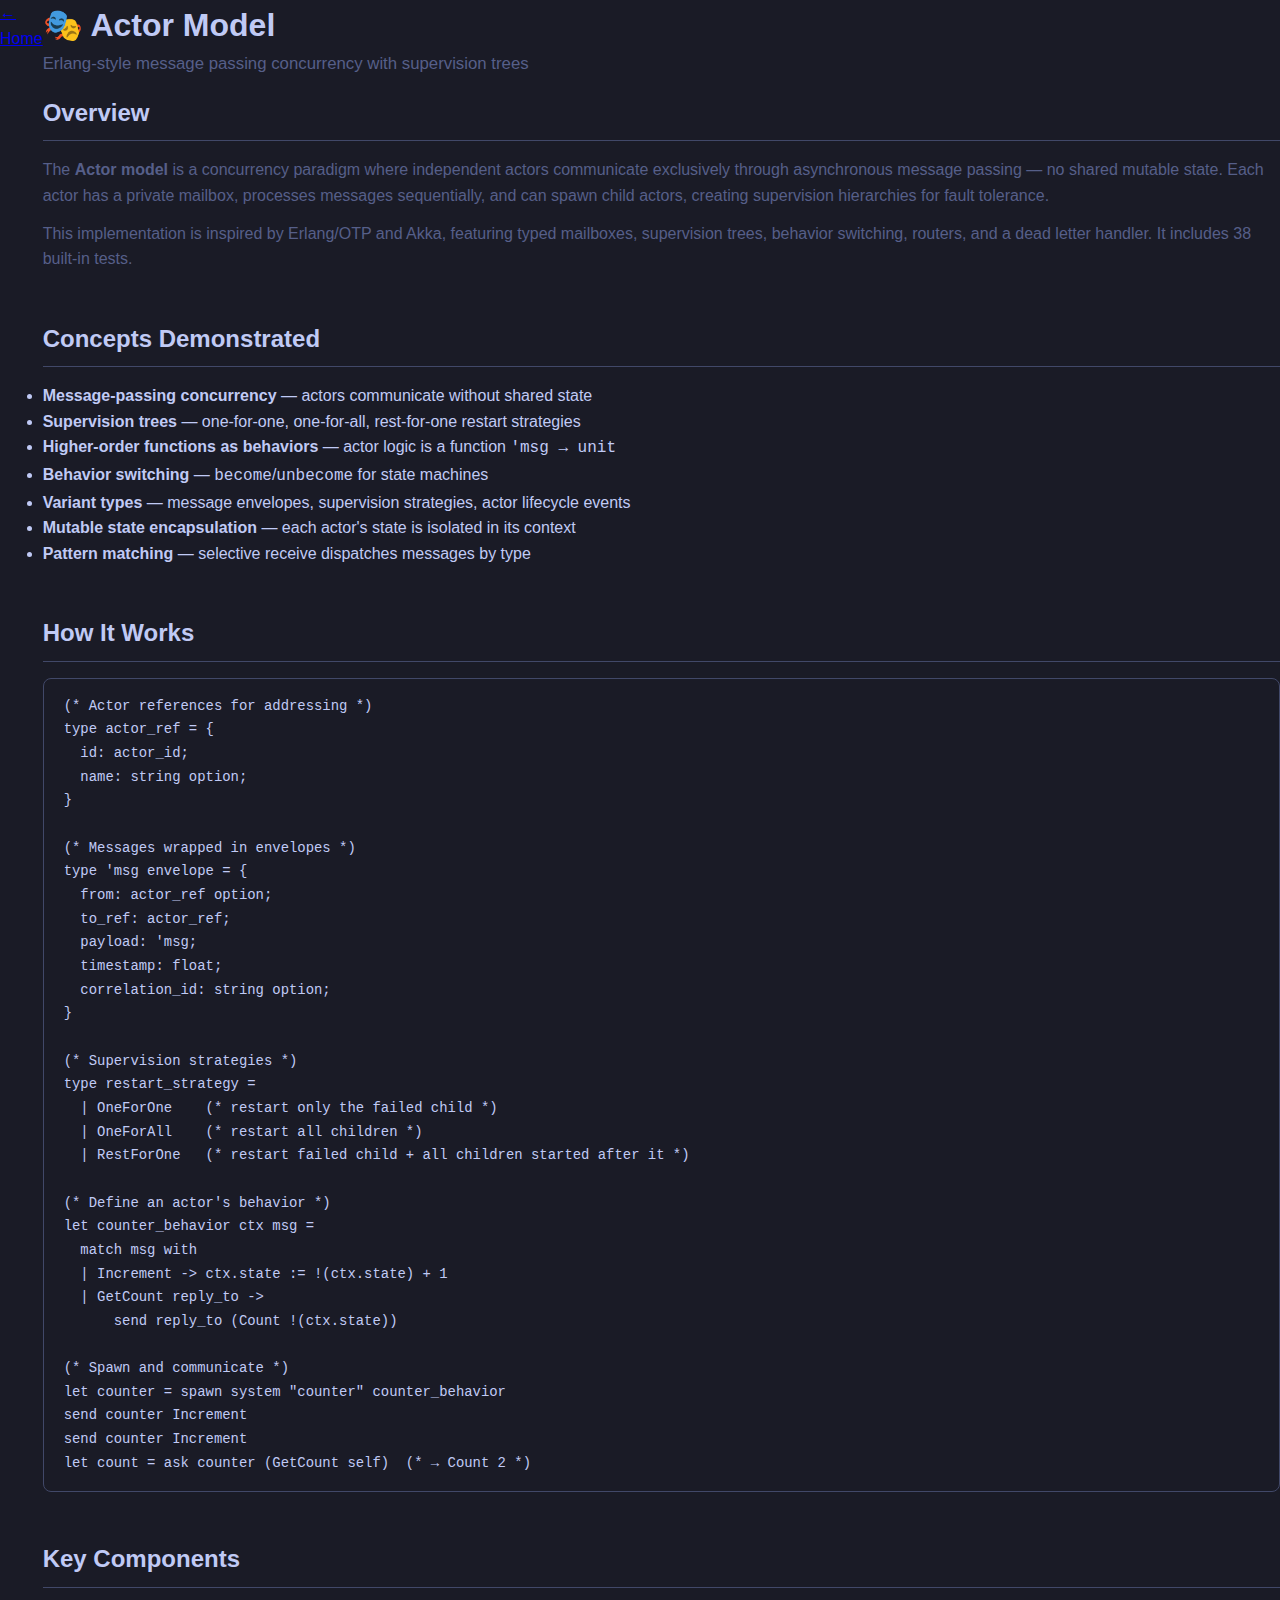
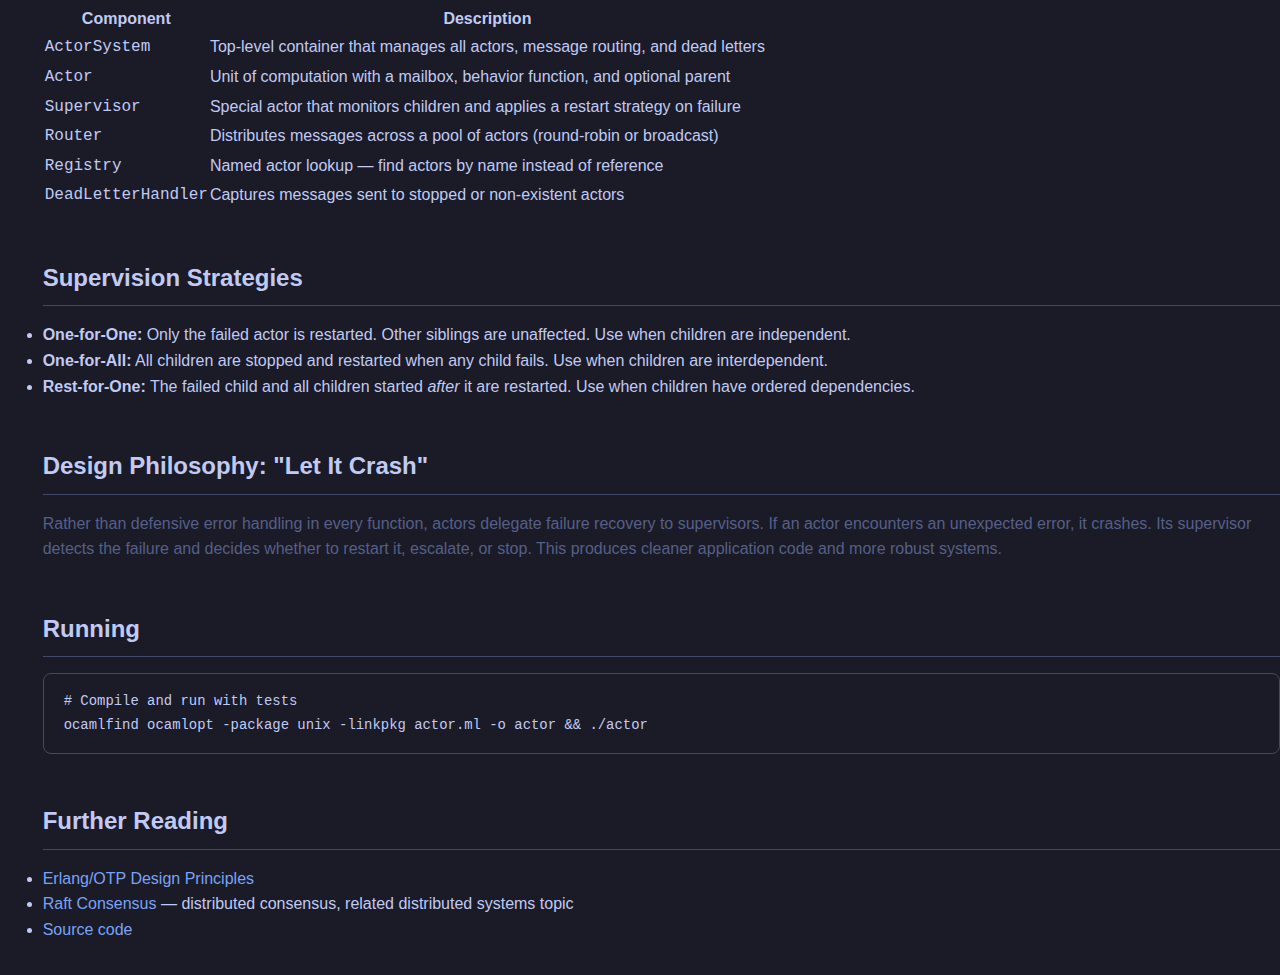
<file: docs/actor.html>
<!DOCTYPE html>
<html lang="en">
<head>
  <meta charset="UTF-8">
  <meta name="viewport" content="width=device-width, initial-scale=1.0">
  <title>Actor Model — OCaml Sample Code</title>
  <link rel="stylesheet" href="style.css">
</head>
<body>
  <nav><a href="index.html">← Home</a></nav>
  <main>
    <h1>🎭 Actor Model</h1>
    <p class="subtitle">Erlang-style message passing concurrency with supervision trees</p>

    <section>
      <h2>Overview</h2>
      <p>The <strong>Actor model</strong> is a concurrency paradigm where independent
      actors communicate exclusively through asynchronous message passing — no shared
      mutable state. Each actor has a private mailbox, processes messages sequentially,
      and can spawn child actors, creating supervision hierarchies for fault tolerance.</p>
      <p>This implementation is inspired by Erlang/OTP and Akka, featuring typed mailboxes,
      supervision trees, behavior switching, routers, and a dead letter handler. It includes
      38 built-in tests.</p>
    </section>

    <section>
      <h2>Concepts Demonstrated</h2>
      <ul>
        <li><strong>Message-passing concurrency</strong> — actors communicate without shared state</li>
        <li><strong>Supervision trees</strong> — one-for-one, one-for-all, rest-for-one restart strategies</li>
        <li><strong>Higher-order functions as behaviors</strong> — actor logic is a function <code>'msg → unit</code></li>
        <li><strong>Behavior switching</strong> — <code>become</code>/<code>unbecome</code> for state machines</li>
        <li><strong>Variant types</strong> — message envelopes, supervision strategies, actor lifecycle events</li>
        <li><strong>Mutable state encapsulation</strong> — each actor's state is isolated in its context</li>
        <li><strong>Pattern matching</strong> — selective receive dispatches messages by type</li>
      </ul>
    </section>

    <section>
      <h2>How It Works</h2>
      <pre><code>(* Actor references for addressing *)
type actor_ref = {
  id: actor_id;
  name: string option;
}

(* Messages wrapped in envelopes *)
type 'msg envelope = {
  from: actor_ref option;
  to_ref: actor_ref;
  payload: 'msg;
  timestamp: float;
  correlation_id: string option;
}

(* Supervision strategies *)
type restart_strategy =
  | OneForOne    (* restart only the failed child *)
  | OneForAll    (* restart all children *)
  | RestForOne   (* restart failed child + all children started after it *)

(* Define an actor's behavior *)
let counter_behavior ctx msg =
  match msg with
  | Increment -> ctx.state := !(ctx.state) + 1
  | GetCount reply_to ->
      send reply_to (Count !(ctx.state))

(* Spawn and communicate *)
let counter = spawn system "counter" counter_behavior
send counter Increment
send counter Increment
let count = ask counter (GetCount self)  (* → Count 2 *)</code></pre>
    </section>

    <section>
      <h2>Key Components</h2>
      <table>
        <tr><th>Component</th><th>Description</th></tr>
        <tr><td><code>ActorSystem</code></td><td>Top-level container that manages all actors, message routing, and dead letters</td></tr>
        <tr><td><code>Actor</code></td><td>Unit of computation with a mailbox, behavior function, and optional parent</td></tr>
        <tr><td><code>Supervisor</code></td><td>Special actor that monitors children and applies a restart strategy on failure</td></tr>
        <tr><td><code>Router</code></td><td>Distributes messages across a pool of actors (round-robin or broadcast)</td></tr>
        <tr><td><code>Registry</code></td><td>Named actor lookup — find actors by name instead of reference</td></tr>
        <tr><td><code>DeadLetterHandler</code></td><td>Captures messages sent to stopped or non-existent actors</td></tr>
      </table>
    </section>

    <section>
      <h2>Supervision Strategies</h2>
      <ul>
        <li><strong>One-for-One:</strong> Only the failed actor is restarted. Other siblings are unaffected. Use when children are independent.</li>
        <li><strong>One-for-All:</strong> All children are stopped and restarted when any child fails. Use when children are interdependent.</li>
        <li><strong>Rest-for-One:</strong> The failed child and all children started <em>after</em> it are restarted. Use when children have ordered dependencies.</li>
      </ul>
    </section>

    <section>
      <h2>Design Philosophy: "Let It Crash"</h2>
      <p>Rather than defensive error handling in every function, actors delegate
      failure recovery to supervisors. If an actor encounters an unexpected error,
      it crashes. Its supervisor detects the failure and decides whether to restart
      it, escalate, or stop. This produces cleaner application code and more
      robust systems.</p>
    </section>

    <section>
      <h2>Running</h2>
      <pre><code># Compile and run with tests
ocamlfind ocamlopt -package unix -linkpkg actor.ml -o actor && ./actor</code></pre>
    </section>

    <section>
      <h2>Further Reading</h2>
      <ul>
        <li><a href="https://www.erlang.org/doc/design_principles/des_princ">Erlang/OTP Design Principles</a></li>
        <li><a href="raft.html">Raft Consensus</a> — distributed consensus, related distributed systems topic</li>
        <li><a href="https://github.com/sauravbhattacharya001/Ocaml-sample-code/blob/main/actor.ml">Source code</a></li>
      </ul>
    </section>
  </main>
</body>
</html>
</file>
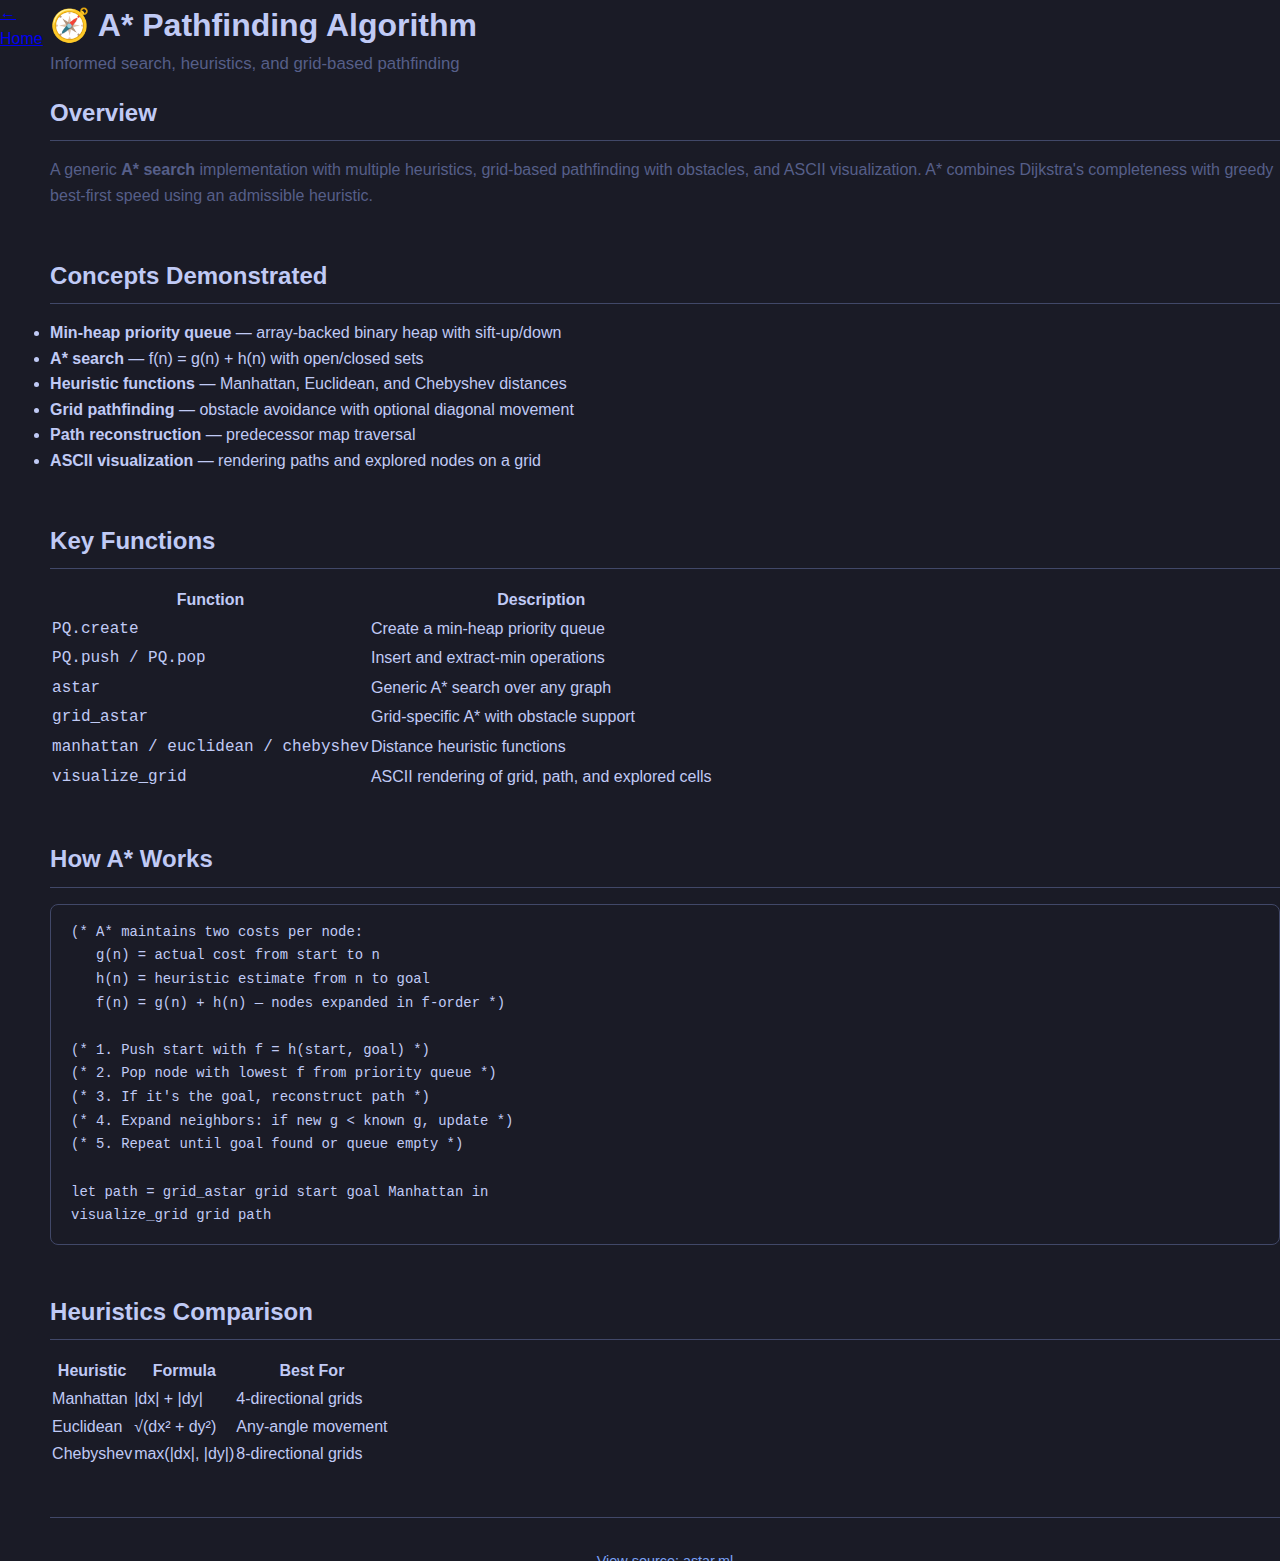
<file: docs/astar.html>
<!DOCTYPE html>
<html lang="en">
<head>
  <meta charset="UTF-8">
  <meta name="viewport" content="width=device-width, initial-scale=1.0">
  <title>A* Pathfinding — OCaml Sample Code</title>
  <link rel="stylesheet" href="style.css">
</head>
<body>
  <nav><a href="index.html">← Home</a></nav>
  <main>
    <h1>🧭 A* Pathfinding Algorithm</h1>
    <p class="subtitle">Informed search, heuristics, and grid-based pathfinding</p>

    <section>
      <h2>Overview</h2>
      <p>A generic <strong>A* search</strong> implementation with multiple heuristics,
      grid-based pathfinding with obstacles, and ASCII visualization. A* combines
      Dijkstra's completeness with greedy best-first speed using an admissible heuristic.</p>
    </section>

    <section>
      <h2>Concepts Demonstrated</h2>
      <ul>
        <li><strong>Min-heap priority queue</strong> — array-backed binary heap with sift-up/down</li>
        <li><strong>A* search</strong> — f(n) = g(n) + h(n) with open/closed sets</li>
        <li><strong>Heuristic functions</strong> — Manhattan, Euclidean, and Chebyshev distances</li>
        <li><strong>Grid pathfinding</strong> — obstacle avoidance with optional diagonal movement</li>
        <li><strong>Path reconstruction</strong> — predecessor map traversal</li>
        <li><strong>ASCII visualization</strong> — rendering paths and explored nodes on a grid</li>
      </ul>
    </section>

    <section>
      <h2>Key Functions</h2>
      <table>
        <tr><th>Function</th><th>Description</th></tr>
        <tr><td><code>PQ.create</code></td><td>Create a min-heap priority queue</td></tr>
        <tr><td><code>PQ.push / PQ.pop</code></td><td>Insert and extract-min operations</td></tr>
        <tr><td><code>astar</code></td><td>Generic A* search over any graph</td></tr>
        <tr><td><code>grid_astar</code></td><td>Grid-specific A* with obstacle support</td></tr>
        <tr><td><code>manhattan / euclidean / chebyshev</code></td><td>Distance heuristic functions</td></tr>
        <tr><td><code>visualize_grid</code></td><td>ASCII rendering of grid, path, and explored cells</td></tr>
      </table>
    </section>

    <section>
      <h2>How A* Works</h2>
      <pre><code>(* A* maintains two costs per node:
   g(n) = actual cost from start to n
   h(n) = heuristic estimate from n to goal
   f(n) = g(n) + h(n) — nodes expanded in f-order *)

(* 1. Push start with f = h(start, goal) *)
(* 2. Pop node with lowest f from priority queue *)
(* 3. If it's the goal, reconstruct path *)
(* 4. Expand neighbors: if new g < known g, update *)
(* 5. Repeat until goal found or queue empty *)

let path = grid_astar grid start goal Manhattan in
visualize_grid grid path</code></pre>
    </section>

    <section>
      <h2>Heuristics Comparison</h2>
      <table>
        <tr><th>Heuristic</th><th>Formula</th><th>Best For</th></tr>
        <tr><td>Manhattan</td><td>|dx| + |dy|</td><td>4-directional grids</td></tr>
        <tr><td>Euclidean</td><td>√(dx² + dy²)</td><td>Any-angle movement</td></tr>
        <tr><td>Chebyshev</td><td>max(|dx|, |dy|)</td><td>8-directional grids</td></tr>
      </table>
    </section>

    <footer>
      <p><a href="https://github.com/sauravbhattacharya001/Ocaml-sample-code/blob/master/astar.ml">View source: astar.ml</a></p>
    </footer>
  </main>
</body>
</html>
</file>
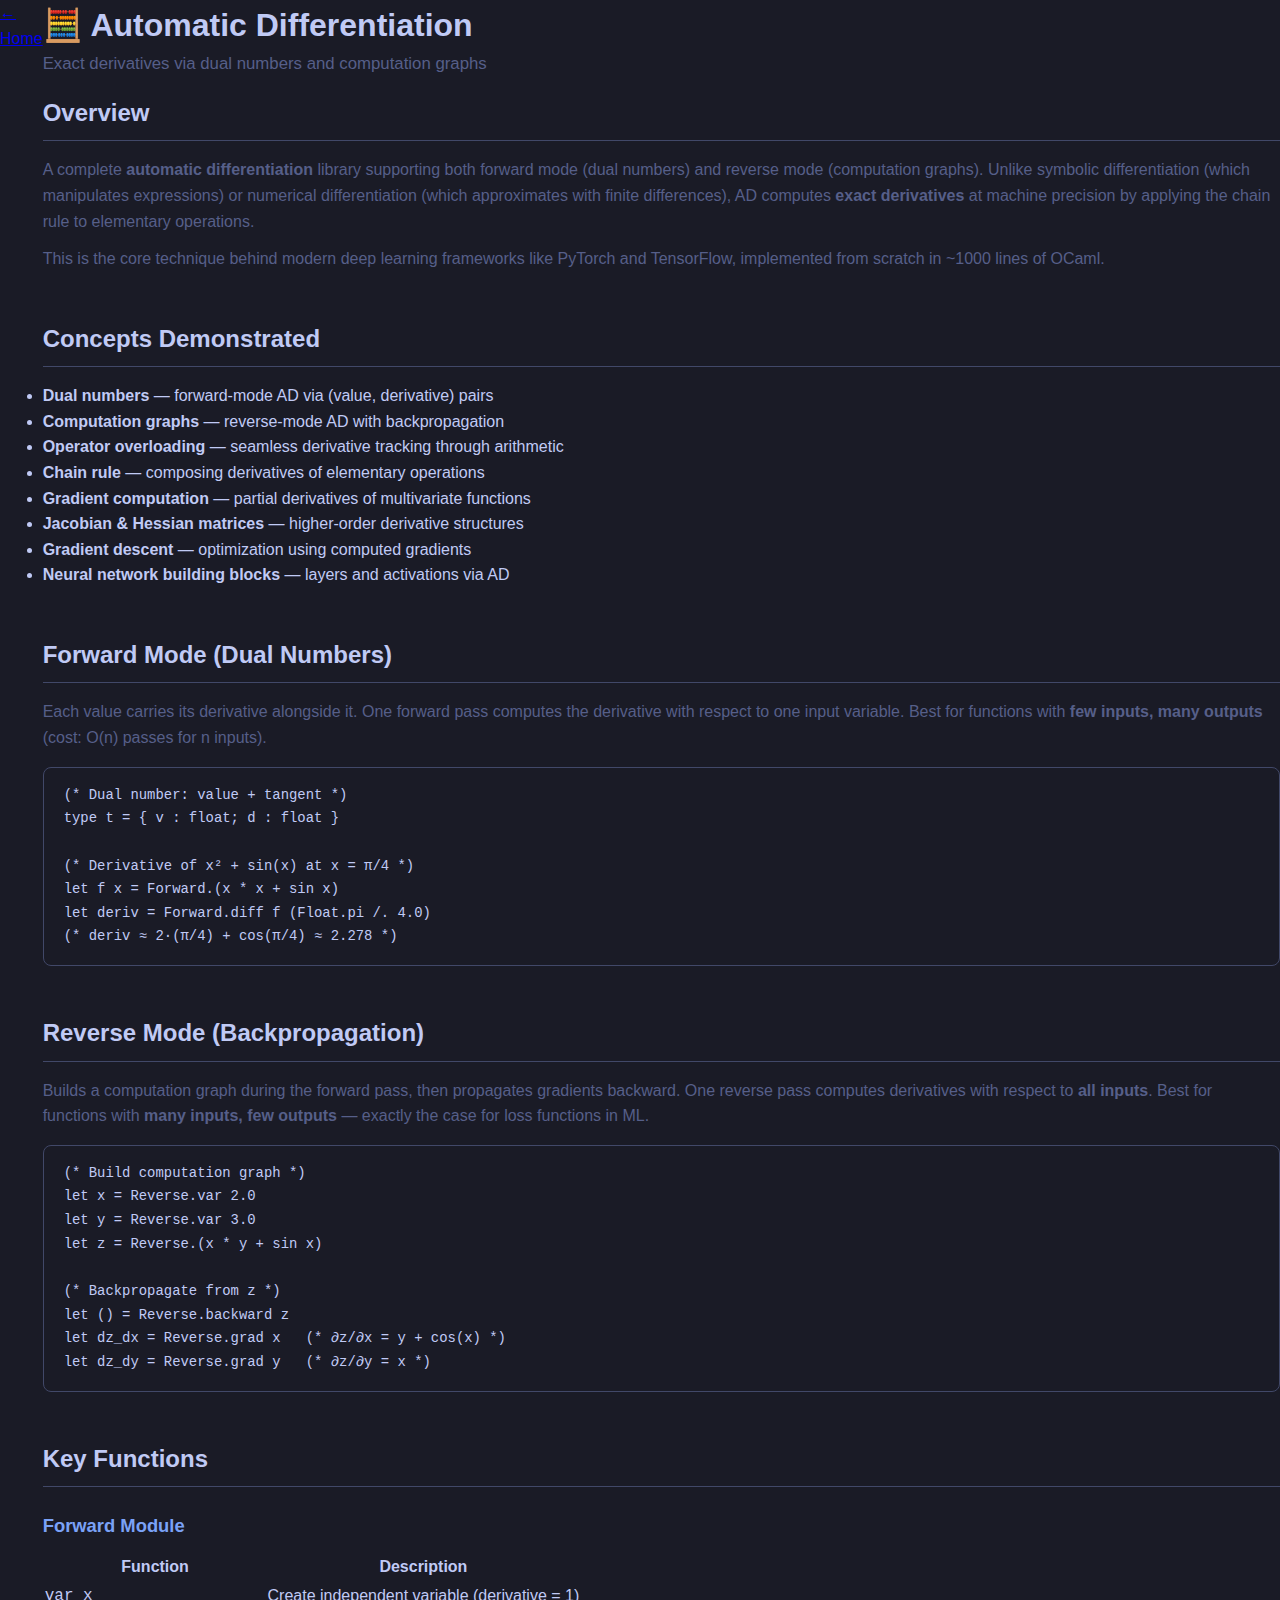
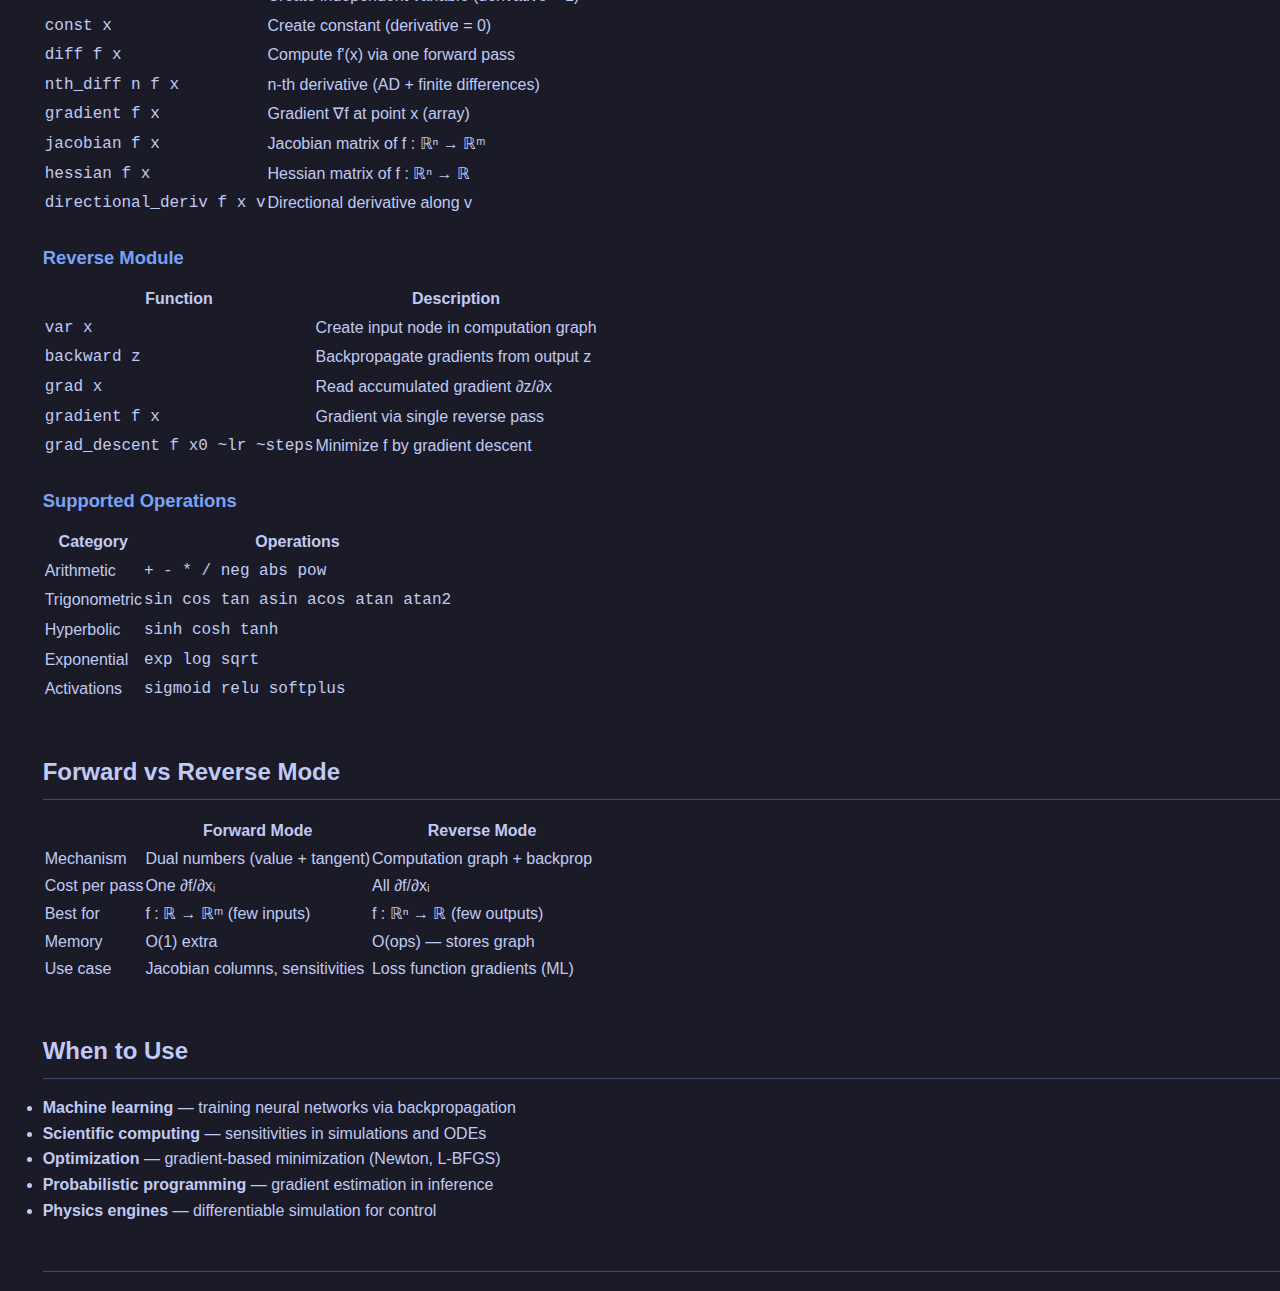
<file: docs/autodiff.html>
<!DOCTYPE html>
<html lang="en">
<head>
  <meta charset="UTF-8">
  <meta name="viewport" content="width=device-width, initial-scale=1.0">
  <title>Automatic Differentiation — OCaml Sample Code</title>
  <link rel="stylesheet" href="style.css">
</head>
<body>
  <nav><a href="index.html">← Home</a></nav>
  <main>
    <h1>🧮 Automatic Differentiation</h1>
    <p class="subtitle">Exact derivatives via dual numbers and computation graphs</p>

    <section>
      <h2>Overview</h2>
      <p>A complete <strong>automatic differentiation</strong> library supporting both
      forward mode (dual numbers) and reverse mode (computation graphs). Unlike
      symbolic differentiation (which manipulates expressions) or numerical
      differentiation (which approximates with finite differences), AD computes
      <strong>exact derivatives</strong> at machine precision by applying the chain rule
      to elementary operations.</p>
      <p>This is the core technique behind modern deep learning frameworks like
      PyTorch and TensorFlow, implemented from scratch in ~1000 lines of OCaml.</p>
    </section>

    <section>
      <h2>Concepts Demonstrated</h2>
      <ul>
        <li><strong>Dual numbers</strong> — forward-mode AD via (value, derivative) pairs</li>
        <li><strong>Computation graphs</strong> — reverse-mode AD with backpropagation</li>
        <li><strong>Operator overloading</strong> — seamless derivative tracking through arithmetic</li>
        <li><strong>Chain rule</strong> — composing derivatives of elementary operations</li>
        <li><strong>Gradient computation</strong> — partial derivatives of multivariate functions</li>
        <li><strong>Jacobian &amp; Hessian matrices</strong> — higher-order derivative structures</li>
        <li><strong>Gradient descent</strong> — optimization using computed gradients</li>
        <li><strong>Neural network building blocks</strong> — layers and activations via AD</li>
      </ul>
    </section>

    <section>
      <h2>Forward Mode (Dual Numbers)</h2>
      <p>Each value carries its derivative alongside it. One forward pass computes
      the derivative with respect to one input variable. Best for functions with
      <strong>few inputs, many outputs</strong> (cost: O(n) passes for n inputs).</p>
      <pre><code>(* Dual number: value + tangent *)
type t = { v : float; d : float }

(* Derivative of x² + sin(x) at x = π/4 *)
let f x = Forward.(x * x + sin x)
let deriv = Forward.diff f (Float.pi /. 4.0)
(* deriv ≈ 2·(π/4) + cos(π/4) ≈ 2.278 *)</code></pre>
    </section>

    <section>
      <h2>Reverse Mode (Backpropagation)</h2>
      <p>Builds a computation graph during the forward pass, then propagates
      gradients backward. One reverse pass computes derivatives with respect to
      <strong>all inputs</strong>. Best for functions with <strong>many inputs,
      few outputs</strong> — exactly the case for loss functions in ML.</p>
      <pre><code>(* Build computation graph *)
let x = Reverse.var 2.0
let y = Reverse.var 3.0
let z = Reverse.(x * y + sin x)

(* Backpropagate from z *)
let () = Reverse.backward z
let dz_dx = Reverse.grad x   (* ∂z/∂x = y + cos(x) *)
let dz_dy = Reverse.grad y   (* ∂z/∂y = x *)</code></pre>
    </section>

    <section>
      <h2>Key Functions</h2>
      <h3>Forward Module</h3>
      <table>
        <tr><th>Function</th><th>Description</th></tr>
        <tr><td><code>var x</code></td><td>Create independent variable (derivative = 1)</td></tr>
        <tr><td><code>const x</code></td><td>Create constant (derivative = 0)</td></tr>
        <tr><td><code>diff f x</code></td><td>Compute f'(x) via one forward pass</td></tr>
        <tr><td><code>nth_diff n f x</code></td><td>n-th derivative (AD + finite differences)</td></tr>
        <tr><td><code>gradient f x</code></td><td>Gradient ∇f at point x (array)</td></tr>
        <tr><td><code>jacobian f x</code></td><td>Jacobian matrix of f : ℝⁿ → ℝᵐ</td></tr>
        <tr><td><code>hessian f x</code></td><td>Hessian matrix of f : ℝⁿ → ℝ</td></tr>
        <tr><td><code>directional_deriv f x v</code></td><td>Directional derivative along v</td></tr>
      </table>

      <h3>Reverse Module</h3>
      <table>
        <tr><th>Function</th><th>Description</th></tr>
        <tr><td><code>var x</code></td><td>Create input node in computation graph</td></tr>
        <tr><td><code>backward z</code></td><td>Backpropagate gradients from output z</td></tr>
        <tr><td><code>grad x</code></td><td>Read accumulated gradient ∂z/∂x</td></tr>
        <tr><td><code>gradient f x</code></td><td>Gradient via single reverse pass</td></tr>
        <tr><td><code>grad_descent f x0 ~lr ~steps</code></td><td>Minimize f by gradient descent</td></tr>
      </table>

      <h3>Supported Operations</h3>
      <table>
        <tr><th>Category</th><th>Operations</th></tr>
        <tr><td>Arithmetic</td><td><code>+ - * / neg abs pow</code></td></tr>
        <tr><td>Trigonometric</td><td><code>sin cos tan asin acos atan atan2</code></td></tr>
        <tr><td>Hyperbolic</td><td><code>sinh cosh tanh</code></td></tr>
        <tr><td>Exponential</td><td><code>exp log sqrt</code></td></tr>
        <tr><td>Activations</td><td><code>sigmoid relu softplus</code></td></tr>
      </table>
    </section>

    <section>
      <h2>Forward vs Reverse Mode</h2>
      <table>
        <tr><th></th><th>Forward Mode</th><th>Reverse Mode</th></tr>
        <tr><td>Mechanism</td><td>Dual numbers (value + tangent)</td><td>Computation graph + backprop</td></tr>
        <tr><td>Cost per pass</td><td>One ∂f/∂xᵢ</td><td>All ∂f/∂xᵢ</td></tr>
        <tr><td>Best for</td><td>f : ℝ → ℝᵐ (few inputs)</td><td>f : ℝⁿ → ℝ (few outputs)</td></tr>
        <tr><td>Memory</td><td>O(1) extra</td><td>O(ops) — stores graph</td></tr>
        <tr><td>Use case</td><td>Jacobian columns, sensitivities</td><td>Loss function gradients (ML)</td></tr>
      </table>
    </section>

    <section>
      <h2>When to Use</h2>
      <ul>
        <li><strong>Machine learning</strong> — training neural networks via backpropagation</li>
        <li><strong>Scientific computing</strong> — sensitivities in simulations and ODEs</li>
        <li><strong>Optimization</strong> — gradient-based minimization (Newton, L-BFGS)</li>
        <li><strong>Probabilistic programming</strong> — gradient estimation in inference</li>
        <li><strong>Physics engines</strong> — differentiable simulation for control</li>
      </ul>
    </section>

    <footer>
      <p><a href="https://github.com/sauravbhattacharya001/Ocaml-sample-code/blob/master/autodiff.ml">View source: autodiff.ml</a> (1063 lines)</p>
    </footer>
  </main>
</body>
</html>
</file>
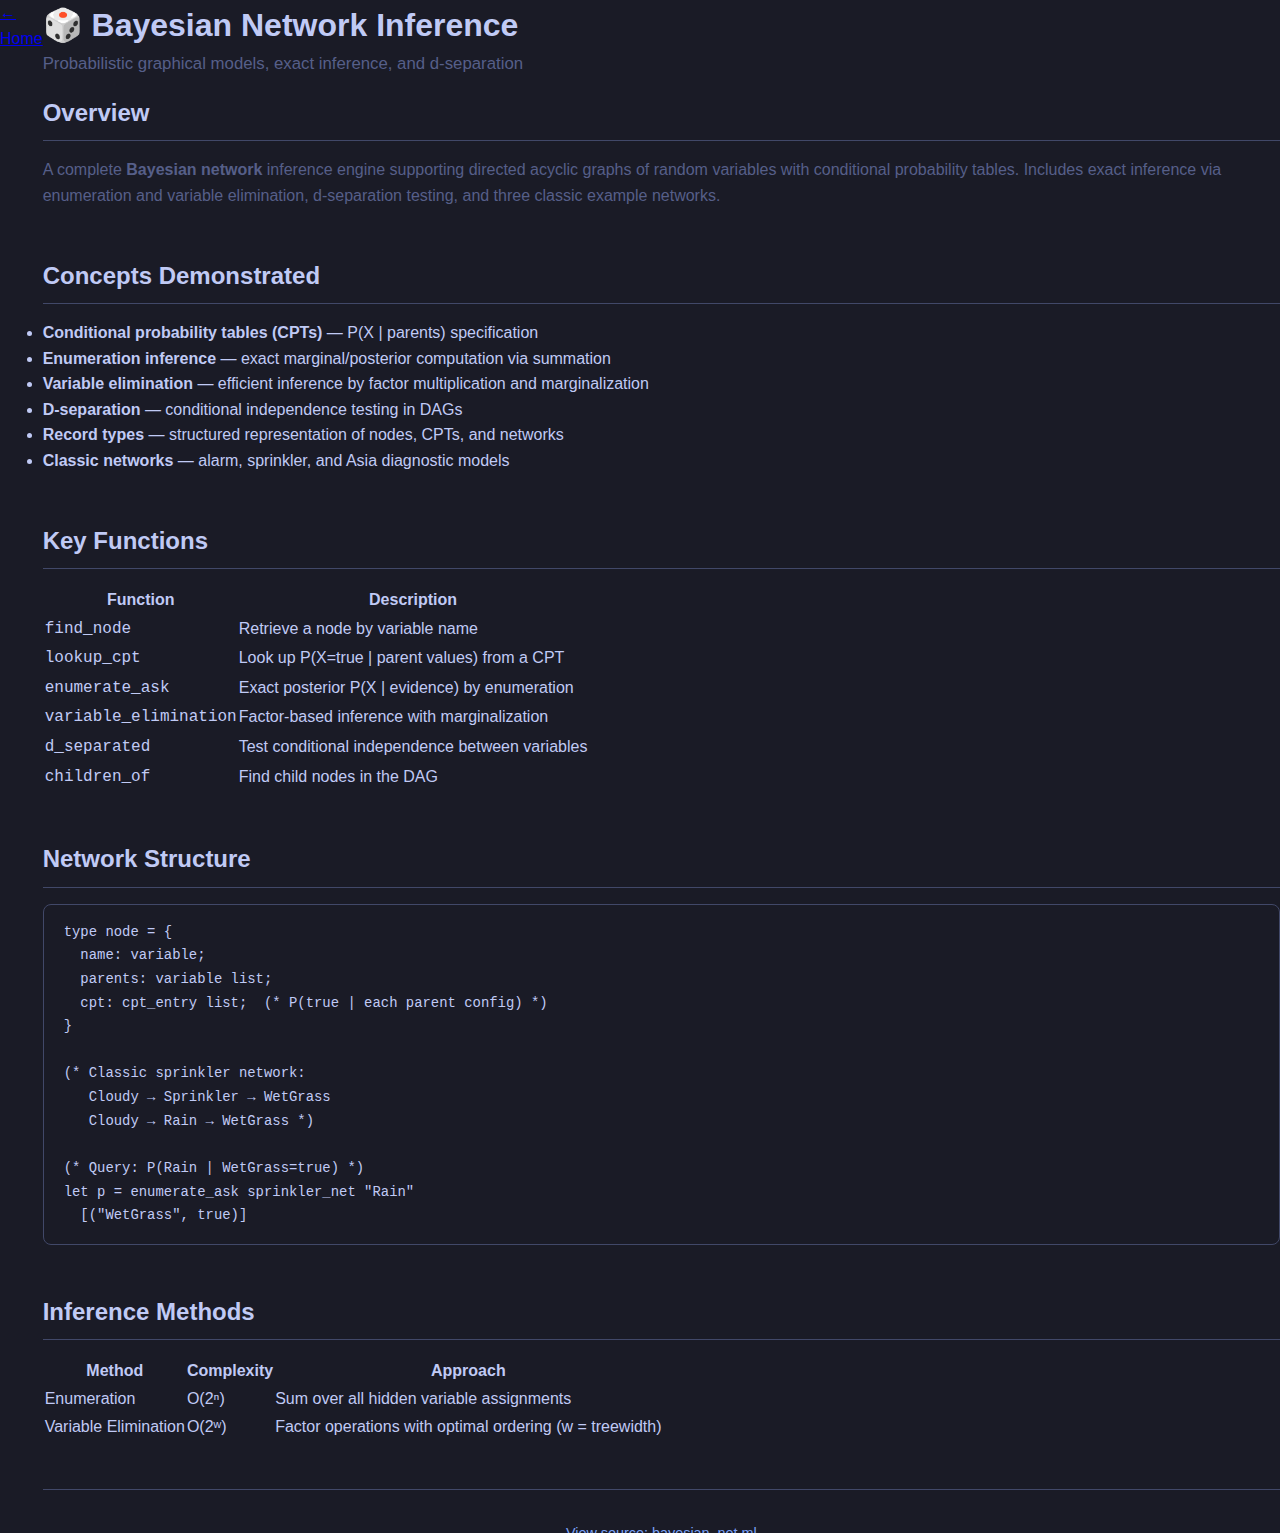
<file: docs/bayesian-net.html>
<!DOCTYPE html>
<html lang="en">
<head>
  <meta charset="UTF-8">
  <meta name="viewport" content="width=device-width, initial-scale=1.0">
  <title>Bayesian Networks — OCaml Sample Code</title>
  <link rel="stylesheet" href="style.css">
</head>
<body>
  <nav><a href="index.html">← Home</a></nav>
  <main>
    <h1>🎲 Bayesian Network Inference</h1>
    <p class="subtitle">Probabilistic graphical models, exact inference, and d-separation</p>

    <section>
      <h2>Overview</h2>
      <p>A complete <strong>Bayesian network</strong> inference engine supporting directed
      acyclic graphs of random variables with conditional probability tables. Includes
      exact inference via enumeration and variable elimination, d-separation testing,
      and three classic example networks.</p>
    </section>

    <section>
      <h2>Concepts Demonstrated</h2>
      <ul>
        <li><strong>Conditional probability tables (CPTs)</strong> — P(X | parents) specification</li>
        <li><strong>Enumeration inference</strong> — exact marginal/posterior computation via summation</li>
        <li><strong>Variable elimination</strong> — efficient inference by factor multiplication and marginalization</li>
        <li><strong>D-separation</strong> — conditional independence testing in DAGs</li>
        <li><strong>Record types</strong> — structured representation of nodes, CPTs, and networks</li>
        <li><strong>Classic networks</strong> — alarm, sprinkler, and Asia diagnostic models</li>
      </ul>
    </section>

    <section>
      <h2>Key Functions</h2>
      <table>
        <tr><th>Function</th><th>Description</th></tr>
        <tr><td><code>find_node</code></td><td>Retrieve a node by variable name</td></tr>
        <tr><td><code>lookup_cpt</code></td><td>Look up P(X=true | parent values) from a CPT</td></tr>
        <tr><td><code>enumerate_ask</code></td><td>Exact posterior P(X | evidence) by enumeration</td></tr>
        <tr><td><code>variable_elimination</code></td><td>Factor-based inference with marginalization</td></tr>
        <tr><td><code>d_separated</code></td><td>Test conditional independence between variables</td></tr>
        <tr><td><code>children_of</code></td><td>Find child nodes in the DAG</td></tr>
      </table>
    </section>

    <section>
      <h2>Network Structure</h2>
      <pre><code>type node = {
  name: variable;
  parents: variable list;
  cpt: cpt_entry list;  (* P(true | each parent config) *)
}

(* Classic sprinkler network:
   Cloudy → Sprinkler → WetGrass
   Cloudy → Rain → WetGrass *)

(* Query: P(Rain | WetGrass=true) *)
let p = enumerate_ask sprinkler_net "Rain"
  [("WetGrass", true)]</code></pre>
    </section>

    <section>
      <h2>Inference Methods</h2>
      <table>
        <tr><th>Method</th><th>Complexity</th><th>Approach</th></tr>
        <tr><td>Enumeration</td><td>O(2ⁿ)</td><td>Sum over all hidden variable assignments</td></tr>
        <tr><td>Variable Elimination</td><td>O(2ʷ)</td><td>Factor operations with optimal ordering (w = treewidth)</td></tr>
      </table>
    </section>

    <footer>
      <p><a href="https://github.com/sauravbhattacharya001/Ocaml-sample-code/blob/master/bayesian_net.ml">View source: bayesian_net.ml</a></p>
    </footer>
  </main>
</body>
</html>
</file>
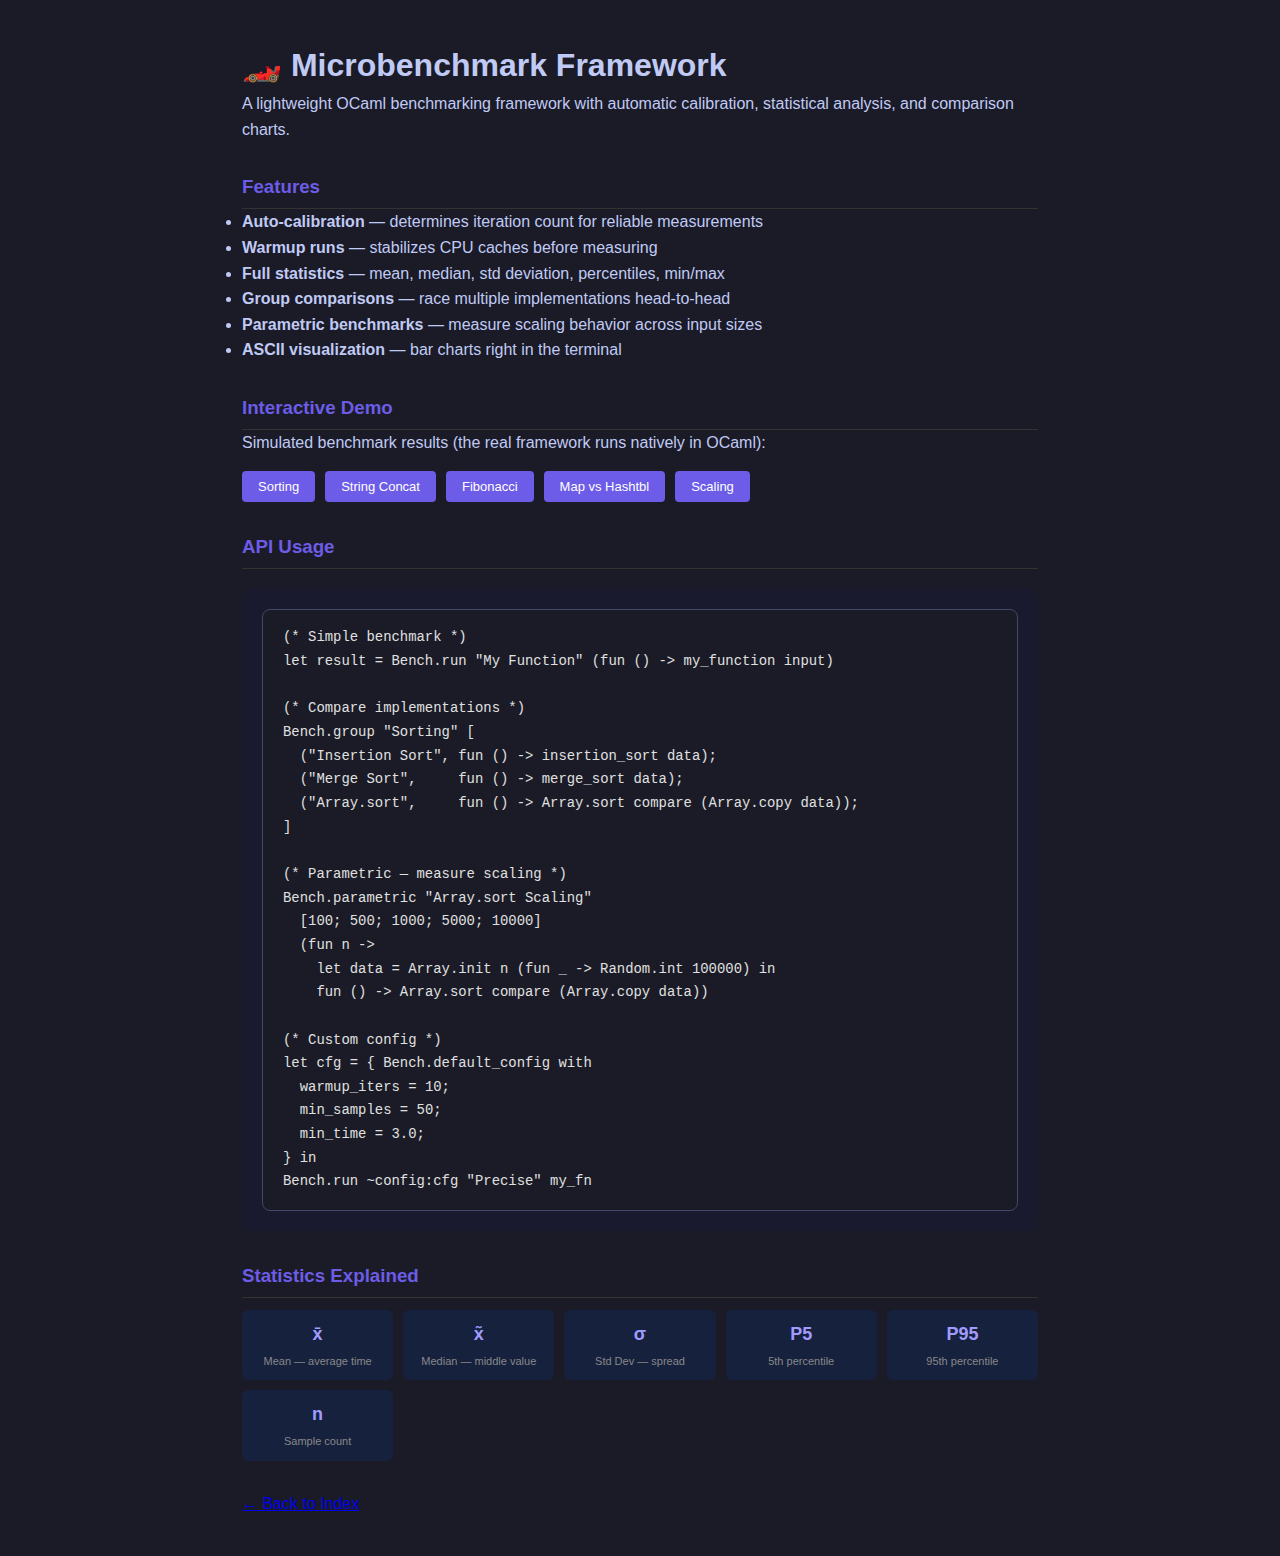
<file: docs/benchmark.html>
<!DOCTYPE html>
<html lang="en">
<head>
<meta charset="UTF-8">
<meta name="viewport" content="width=device-width, initial-scale=1.0">
<title>Benchmark Framework — OCaml Sample Code</title>
<link rel="stylesheet" href="style.css">
<style>
.bench-demo { background: #1a1a2e; border-radius: 8px; padding: 20px; margin: 20px 0; font-family: 'Fira Code', monospace; font-size: 14px; }
.bench-demo pre { color: #e0e0e0; margin: 0; white-space: pre-wrap; }
.bar-container { display: flex; align-items: center; margin: 4px 0; }
.bar-label { width: 160px; color: #ccc; font-size: 13px; }
.bar { height: 22px; background: linear-gradient(90deg, #6c5ce7, #a29bfe); border-radius: 3px; transition: width 0.5s ease; min-width: 4px; }
.bar-value { margin-left: 8px; color: #aaa; font-size: 12px; }
.bar.winner { background: linear-gradient(90deg, #00b894, #55efc4); }
.controls { margin: 16px 0; display: flex; gap: 10px; flex-wrap: wrap; }
.controls button { background: #6c5ce7; color: white; border: none; padding: 8px 16px; border-radius: 4px; cursor: pointer; font-size: 13px; }
.controls button:hover { background: #a29bfe; }
.controls button.active { background: #00b894; }
.stat-grid { display: grid; grid-template-columns: repeat(auto-fit, minmax(130px, 1fr)); gap: 10px; margin: 12px 0; }
.stat-card { background: #16213e; padding: 10px; border-radius: 6px; text-align: center; }
.stat-card .value { font-size: 18px; font-weight: bold; color: #a29bfe; }
.stat-card .label { font-size: 11px; color: #888; margin-top: 4px; }
.section { margin: 30px 0; }
.section h3 { color: #6c5ce7; border-bottom: 1px solid #333; padding-bottom: 6px; }
</style>
</head>
<body>
<div class="container">
<h1>🏎️ Microbenchmark Framework</h1>
<p>A lightweight OCaml benchmarking framework with automatic calibration, statistical analysis, and comparison charts.</p>

<div class="section">
<h3>Features</h3>
<ul>
<li><strong>Auto-calibration</strong> — determines iteration count for reliable measurements</li>
<li><strong>Warmup runs</strong> — stabilizes CPU caches before measuring</li>
<li><strong>Full statistics</strong> — mean, median, std deviation, percentiles, min/max</li>
<li><strong>Group comparisons</strong> — race multiple implementations head-to-head</li>
<li><strong>Parametric benchmarks</strong> — measure scaling behavior across input sizes</li>
<li><strong>ASCII visualization</strong> — bar charts right in the terminal</li>
</ul>
</div>

<div class="section">
<h3>Interactive Demo</h3>
<p>Simulated benchmark results (the real framework runs natively in OCaml):</p>

<div class="controls">
<button class="active" onclick="showGroup('sorting')">Sorting</button>
<button onclick="showGroup('string')">String Concat</button>
<button onclick="showGroup('fib')">Fibonacci</button>
<button onclick="showGroup('ds')">Map vs Hashtbl</button>
<button onclick="showGroup('scaling')">Scaling</button>
</div>

<div id="bench-results"></div>
</div>

<div class="section">
<h3>API Usage</h3>
<div class="bench-demo"><pre><code>(* Simple benchmark *)
let result = Bench.run "My Function" (fun () -> my_function input)

(* Compare implementations *)
Bench.group "Sorting" [
  ("Insertion Sort", fun () -> insertion_sort data);
  ("Merge Sort",     fun () -> merge_sort data);
  ("Array.sort",     fun () -> Array.sort compare (Array.copy data));
]

(* Parametric — measure scaling *)
Bench.parametric "Array.sort Scaling"
  [100; 500; 1000; 5000; 10000]
  (fun n ->
    let data = Array.init n (fun _ -> Random.int 100000) in
    fun () -> Array.sort compare (Array.copy data))

(* Custom config *)
let cfg = { Bench.default_config with
  warmup_iters = 10;
  min_samples = 50;
  min_time = 3.0;
} in
Bench.run ~config:cfg "Precise" my_fn</code></pre></div>
</div>

<div class="section">
<h3>Statistics Explained</h3>
<div class="stat-grid">
<div class="stat-card"><div class="value">x̄</div><div class="label">Mean — average time</div></div>
<div class="stat-card"><div class="value">x̃</div><div class="label">Median — middle value</div></div>
<div class="stat-card"><div class="value">σ</div><div class="label">Std Dev — spread</div></div>
<div class="stat-card"><div class="value">P5</div><div class="label">5th percentile</div></div>
<div class="stat-card"><div class="value">P95</div><div class="label">95th percentile</div></div>
<div class="stat-card"><div class="value">n</div><div class="label">Sample count</div></div>
</div>
</div>

<p><a href="index.html">← Back to Index</a></p>
</div>

<script>
const benchData = {
  sorting: {
    title: "Sorting (n=1000)",
    results: [
      { name: "Insertion Sort", mean: 1.42, unit: "ms" },
      { name: "Merge Sort", mean: 0.18, unit: "ms" },
      { name: "Array.sort", mean: 0.09, unit: "ms" },
    ]
  },
  string: {
    title: "String Concat (n=500)",
    results: [
      { name: "Naive (^)", mean: 0.31, unit: "ms" },
      { name: "Buffer", mean: 0.002, unit: "ms" },
    ]
  },
  fib: {
    title: "Fibonacci(25)",
    results: [
      { name: "Naive recursive", mean: 1.87, unit: "ms" },
      { name: "Tail recursive", mean: 0.012, unit: "μs" },
    ]
  },
  ds: {
    title: "Map vs Hashtbl Insert (n=1000)",
    results: [
      { name: "Hashtbl", mean: 0.05, unit: "ms" },
      { name: "IntMap", mean: 0.21, unit: "ms" },
    ]
  },
  scaling: {
    title: "Array.sort Scaling",
    results: [
      { name: "n=100", mean: 0.007, unit: "ms" },
      { name: "n=500", mean: 0.042, unit: "ms" },
      { name: "n=1000", mean: 0.09, unit: "ms" },
      { name: "n=5000", mean: 0.55, unit: "ms" },
      { name: "n=10000", mean: 1.2, unit: "ms" },
    ]
  }
};

function showGroup(key) {
  document.querySelectorAll('.controls button').forEach(b => b.classList.remove('active'));
  event.target.classList.add('active');
  const g = benchData[key];
  const maxVal = Math.max(...g.results.map(r => r.mean));
  const minVal = Math.min(...g.results.map(r => r.mean));
  let html = `<h4 style="color:#ccc;margin:12px 0 8px">${g.title}</h4>`;
  g.results.forEach(r => {
    const pct = (r.mean / maxVal) * 100;
    const isWinner = r.mean === minVal;
    html += `<div class="bar-container">
      <div class="bar-label">${r.name}</div>
      <div class="bar ${isWinner ? 'winner' : ''}" style="width:${Math.max(pct, 2)}%"></div>
      <div class="bar-value">${r.mean} ${r.unit}${isWinner && g.results.length > 1 ? ' ⚡' : ''}</div>
    </div>`;
  });
  document.getElementById('bench-results').innerHTML = html;
}
showGroup('sorting');
</script>
</body>
</html>
</file>
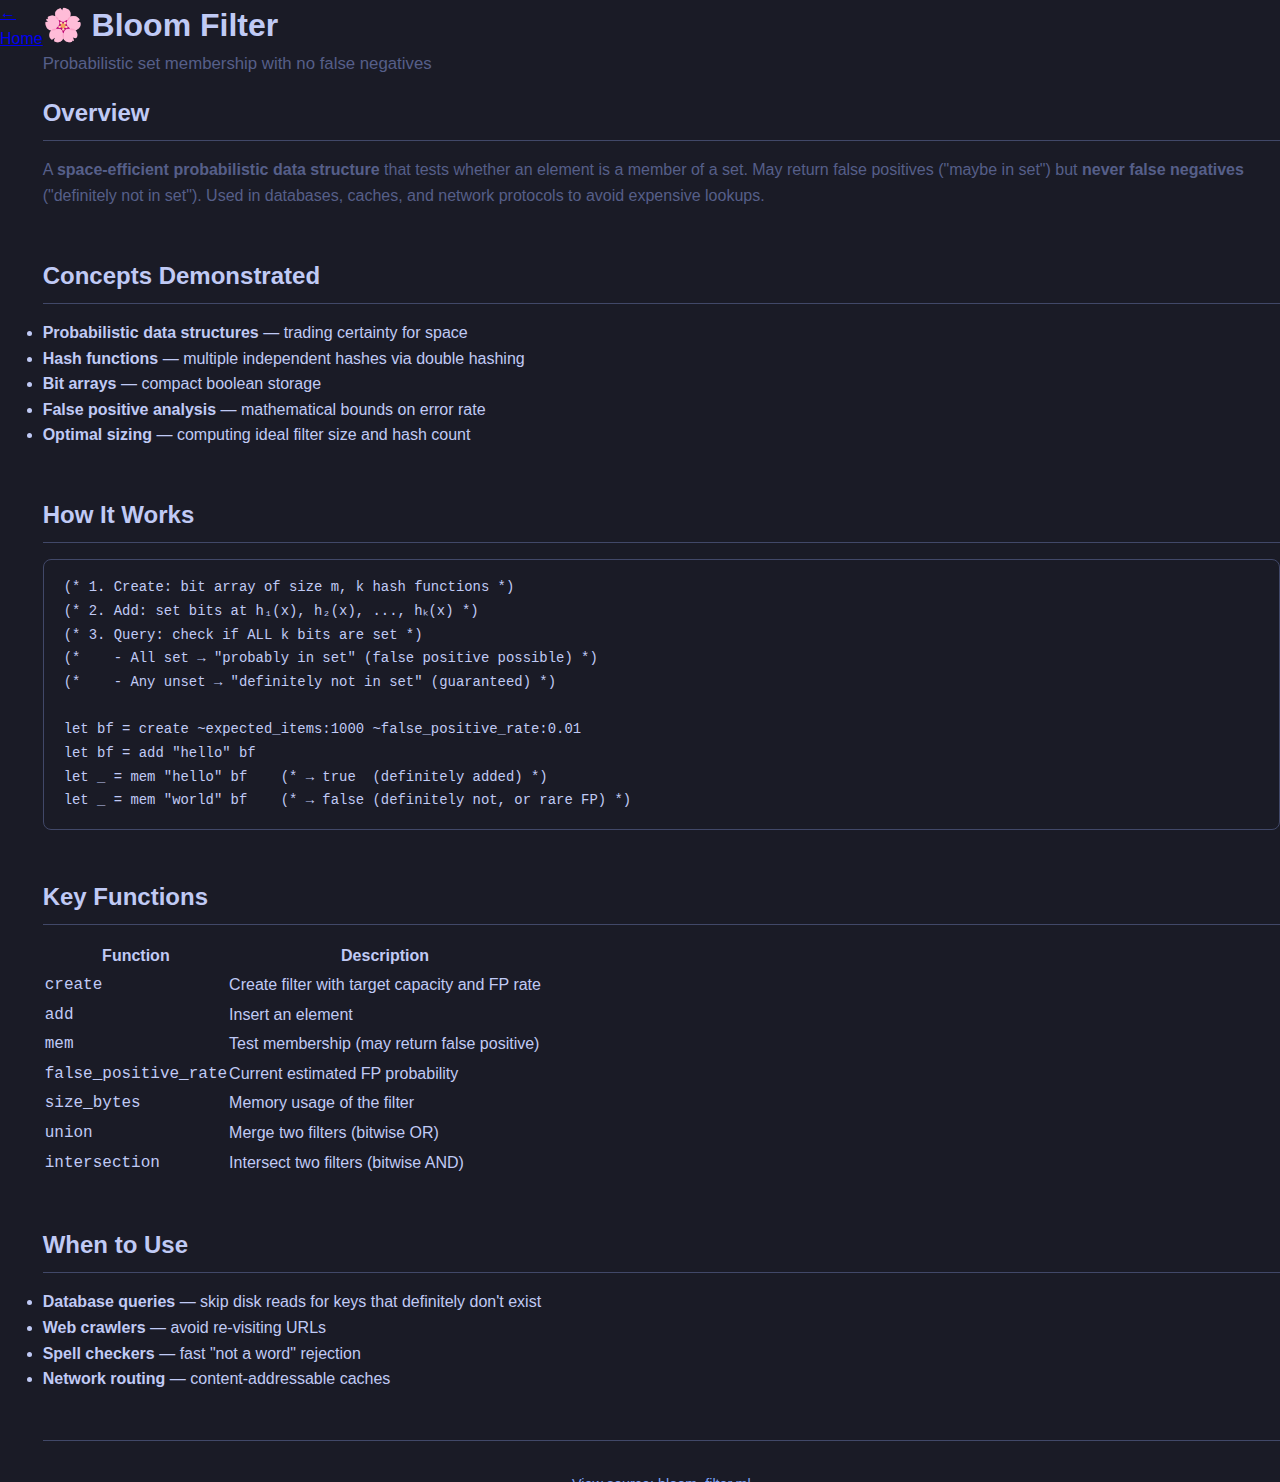
<file: docs/bloom-filter.html>
<!DOCTYPE html>
<html lang="en">
<head>
  <meta charset="UTF-8">
  <meta name="viewport" content="width=device-width, initial-scale=1.0">
  <title>Bloom Filter — OCaml Sample Code</title>
  <link rel="stylesheet" href="style.css">
</head>
<body>
  <nav><a href="index.html">← Home</a></nav>
  <main>
    <h1>🌸 Bloom Filter</h1>
    <p class="subtitle">Probabilistic set membership with no false negatives</p>

    <section>
      <h2>Overview</h2>
      <p>A <strong>space-efficient probabilistic data structure</strong> that tests whether an
      element is a member of a set. May return false positives ("maybe in set") but
      <strong>never false negatives</strong> ("definitely not in set"). Used in databases,
      caches, and network protocols to avoid expensive lookups.</p>
    </section>

    <section>
      <h2>Concepts Demonstrated</h2>
      <ul>
        <li><strong>Probabilistic data structures</strong> — trading certainty for space</li>
        <li><strong>Hash functions</strong> — multiple independent hashes via double hashing</li>
        <li><strong>Bit arrays</strong> — compact boolean storage</li>
        <li><strong>False positive analysis</strong> — mathematical bounds on error rate</li>
        <li><strong>Optimal sizing</strong> — computing ideal filter size and hash count</li>
      </ul>
    </section>

    <section>
      <h2>How It Works</h2>
      <pre><code>(* 1. Create: bit array of size m, k hash functions *)
(* 2. Add: set bits at h₁(x), h₂(x), ..., hₖ(x) *)
(* 3. Query: check if ALL k bits are set *)
(*    - All set → "probably in set" (false positive possible) *)
(*    - Any unset → "definitely not in set" (guaranteed) *)

let bf = create ~expected_items:1000 ~false_positive_rate:0.01
let bf = add "hello" bf
let _ = mem "hello" bf    (* → true  (definitely added) *)
let _ = mem "world" bf    (* → false (definitely not, or rare FP) *)</code></pre>
    </section>

    <section>
      <h2>Key Functions</h2>
      <table>
        <tr><th>Function</th><th>Description</th></tr>
        <tr><td><code>create</code></td><td>Create filter with target capacity and FP rate</td></tr>
        <tr><td><code>add</code></td><td>Insert an element</td></tr>
        <tr><td><code>mem</code></td><td>Test membership (may return false positive)</td></tr>
        <tr><td><code>false_positive_rate</code></td><td>Current estimated FP probability</td></tr>
        <tr><td><code>size_bytes</code></td><td>Memory usage of the filter</td></tr>
        <tr><td><code>union</code></td><td>Merge two filters (bitwise OR)</td></tr>
        <tr><td><code>intersection</code></td><td>Intersect two filters (bitwise AND)</td></tr>
      </table>
    </section>

    <section>
      <h2>When to Use</h2>
      <ul>
        <li><strong>Database queries</strong> — skip disk reads for keys that definitely don't exist</li>
        <li><strong>Web crawlers</strong> — avoid re-visiting URLs</li>
        <li><strong>Spell checkers</strong> — fast "not a word" rejection</li>
        <li><strong>Network routing</strong> — content-addressable caches</li>
      </ul>
    </section>

    <footer>
      <p><a href="https://github.com/sauravbhattacharya001/Ocaml-sample-code/blob/master/bloom_filter.ml">View source: bloom_filter.ml</a></p>
    </footer>
  </main>
</body>
</html>
</file>
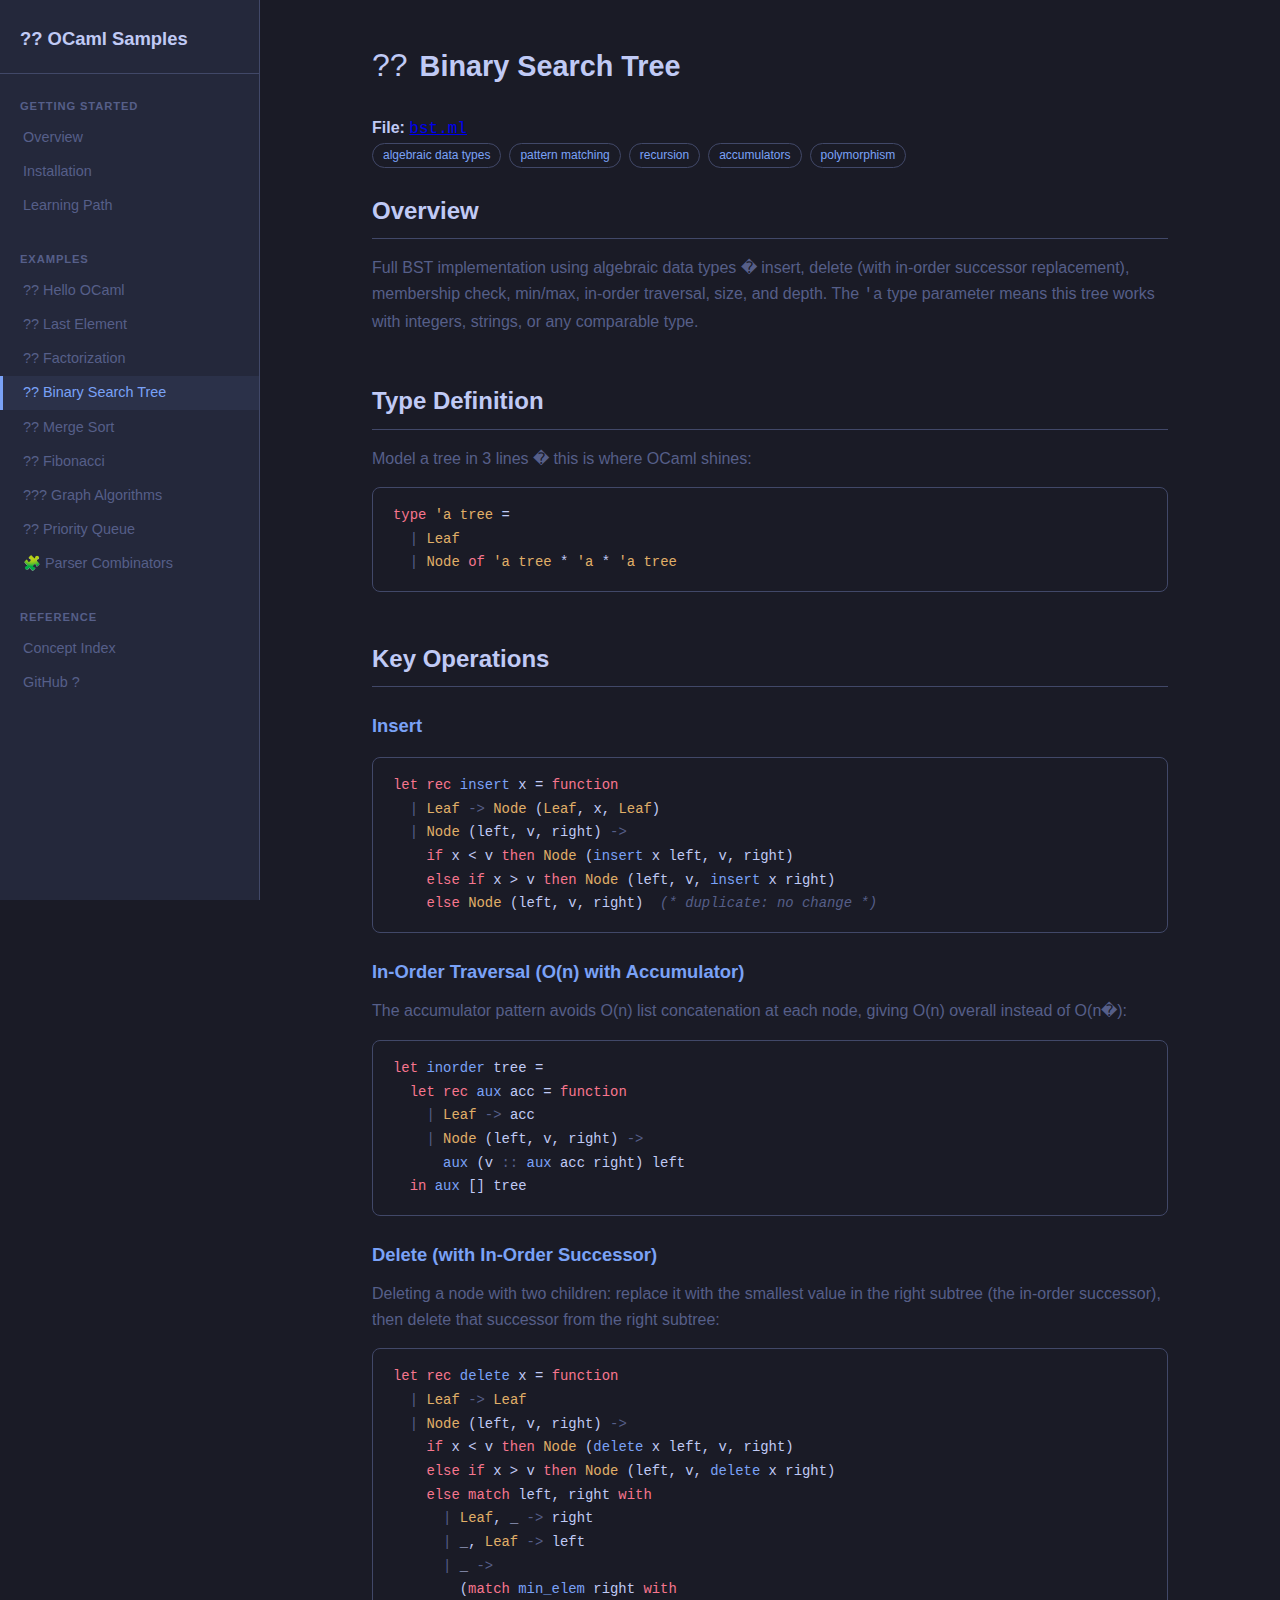
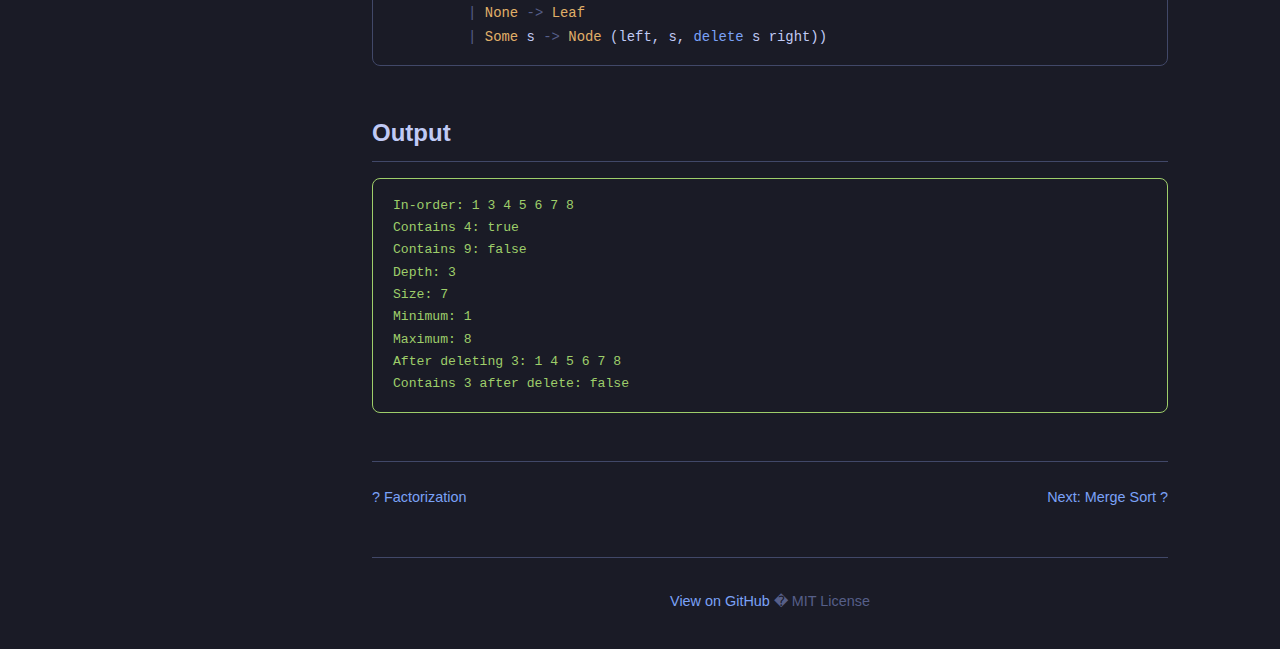
<file: docs/bst.html>
<!DOCTYPE html>
<html lang="en">
<head>
    <meta charset="UTF-8">
    <meta name="viewport" content="width=device-width, initial-scale=1.0">
    <title>Binary Search Tree � OCaml Sample Code</title>
    <link rel="stylesheet" href="style.css">
</head>
<body>
    <nav class="sidebar">
        <div class="sidebar-header"><a href="index.html" class="logo">?? OCaml Samples</a></div>
        <div class="nav-section">
            <div class="nav-title">Getting Started</div>
            <a href="index.html" class="nav-link">Overview</a>
            <a href="setup.html" class="nav-link">Installation</a>
            <a href="learning-path.html" class="nav-link">Learning Path</a>
        </div>
        <div class="nav-section">
            <div class="nav-title">Examples</div>
            <a href="hello.html" class="nav-link">?? Hello OCaml</a>
            <a href="list-last.html" class="nav-link">?? Last Element</a>
            <a href="factor.html" class="nav-link">?? Factorization</a>
            <a href="bst.html" class="nav-link active">?? Binary Search Tree</a>
            <a href="mergesort.html" class="nav-link">?? Merge Sort</a>
            <a href="fibonacci.html" class="nav-link">?? Fibonacci</a>
            <a href="graph.html" class="nav-link">??? Graph Algorithms</a>
            <a href="heap.html" class="nav-link">?? Priority Queue</a>
            <a href="parser.html" class="nav-link">🧩 Parser Combinators</a>
        </div>
        <div class="nav-section">
            <div class="nav-title">Reference</div>
            <a href="concepts.html" class="nav-link">Concept Index</a>
            <a href="https://github.com/sauravbhattacharya001/Ocaml-sample-code" class="nav-link external">GitHub ?</a>
        </div>
    </nav>

    <main class="content">
        <div class="container">
            <div class="example-header">
                <span class="icon">??</span>
                <h1>Binary Search Tree</h1>
            </div>
            <p><strong>File:</strong> <a href="https://github.com/sauravbhattacharya001/Ocaml-sample-code/blob/master/bst.ml"><code>bst.ml</code></a></p>
            <div class="example-meta">
                <span class="concept-badge">algebraic data types</span>
                <span class="concept-badge">pattern matching</span>
                <span class="concept-badge">recursion</span>
                <span class="concept-badge">accumulators</span>
                <span class="concept-badge">polymorphism</span>
            </div>

            <section>
                <h2>Overview</h2>
                <p>Full BST implementation using algebraic data types � insert, delete (with in-order successor replacement), membership check, min/max, in-order traversal, size, and depth. The <code>'a</code> type parameter means this tree works with integers, strings, or any comparable type.</p>
            </section>

            <section>
                <h2>Type Definition</h2>
                <p>Model a tree in 3 lines � this is where OCaml shines:</p>
                <pre><code><span class="kw">type</span> <span class="type">'a tree</span> =
  <span class="op">|</span> <span class="type">Leaf</span>
  <span class="op">|</span> <span class="type">Node</span> <span class="kw">of</span> <span class="type">'a tree</span> * <span class="type">'a</span> * <span class="type">'a tree</span></code></pre>
            </section>

            <section>
                <h2>Key Operations</h2>

                <h3>Insert</h3>
                <pre><code><span class="kw">let</span> <span class="kw">rec</span> <span class="fn">insert</span> x = <span class="kw">function</span>
  <span class="op">|</span> <span class="type">Leaf</span> <span class="op">-></span> <span class="type">Node</span> (<span class="type">Leaf</span>, x, <span class="type">Leaf</span>)
  <span class="op">|</span> <span class="type">Node</span> (left, v, right) <span class="op">-></span>
    <span class="kw">if</span> x &lt; v <span class="kw">then</span> <span class="type">Node</span> (<span class="fn">insert</span> x left, v, right)
    <span class="kw">else if</span> x > v <span class="kw">then</span> <span class="type">Node</span> (left, v, <span class="fn">insert</span> x right)
    <span class="kw">else</span> <span class="type">Node</span> (left, v, right)  <span class="cmt">(* duplicate: no change *)</span></code></pre>

                <h3>In-Order Traversal (O(n) with Accumulator)</h3>
                <p>The accumulator pattern avoids O(n) list concatenation at each node, giving O(n) overall instead of O(n�):</p>
                <pre><code><span class="kw">let</span> <span class="fn">inorder</span> tree =
  <span class="kw">let</span> <span class="kw">rec</span> <span class="fn">aux</span> acc = <span class="kw">function</span>
    <span class="op">|</span> <span class="type">Leaf</span> <span class="op">-></span> acc
    <span class="op">|</span> <span class="type">Node</span> (left, v, right) <span class="op">-></span>
      <span class="fn">aux</span> (v <span class="op">::</span> <span class="fn">aux</span> acc right) left
  <span class="kw">in</span> <span class="fn">aux</span> [] tree</code></pre>

                <h3>Delete (with In-Order Successor)</h3>
                <p>Deleting a node with two children: replace it with the smallest value in the right subtree (the in-order successor), then delete that successor from the right subtree:</p>
                <pre><code><span class="kw">let</span> <span class="kw">rec</span> <span class="fn">delete</span> x = <span class="kw">function</span>
  <span class="op">|</span> <span class="type">Leaf</span> <span class="op">-></span> <span class="type">Leaf</span>
  <span class="op">|</span> <span class="type">Node</span> (left, v, right) <span class="op">-></span>
    <span class="kw">if</span> x &lt; v <span class="kw">then</span> <span class="type">Node</span> (<span class="fn">delete</span> x left, v, right)
    <span class="kw">else if</span> x > v <span class="kw">then</span> <span class="type">Node</span> (left, v, <span class="fn">delete</span> x right)
    <span class="kw">else match</span> left, right <span class="kw">with</span>
      <span class="op">|</span> <span class="type">Leaf</span>, _ <span class="op">-></span> right
      <span class="op">|</span> _, <span class="type">Leaf</span> <span class="op">-></span> left
      <span class="op">|</span> _ <span class="op">-></span>
        (<span class="kw">match</span> <span class="fn">min_elem</span> right <span class="kw">with</span>
         <span class="op">|</span> <span class="type">None</span> <span class="op">-></span> <span class="type">Leaf</span>
         <span class="op">|</span> <span class="type">Some</span> s <span class="op">-></span> <span class="type">Node</span> (left, s, <span class="fn">delete</span> s right))</code></pre>
            </section>

            <section>
                <h2>Output</h2>
                <div class="output-block">
                    <pre>In-order: 1 3 4 5 6 7 8
Contains 4: true
Contains 9: false
Depth: 3
Size: 7
Minimum: 1
Maximum: 8
After deleting 3: 1 4 5 6 7 8
Contains 3 after delete: false</pre>
                </div>
            </section>

            <div class="nav-arrows">
                <a href="factor.html" class="nav-arrow">? Factorization</a>
                <a href="mergesort.html" class="nav-arrow">Next: Merge Sort ?</a>
            </div>

            <footer>
                <p><a href="https://github.com/sauravbhattacharya001/Ocaml-sample-code">View on GitHub</a> � MIT License</p>
            </footer>
        </div>
    </main>
</body>
</html>
</file>
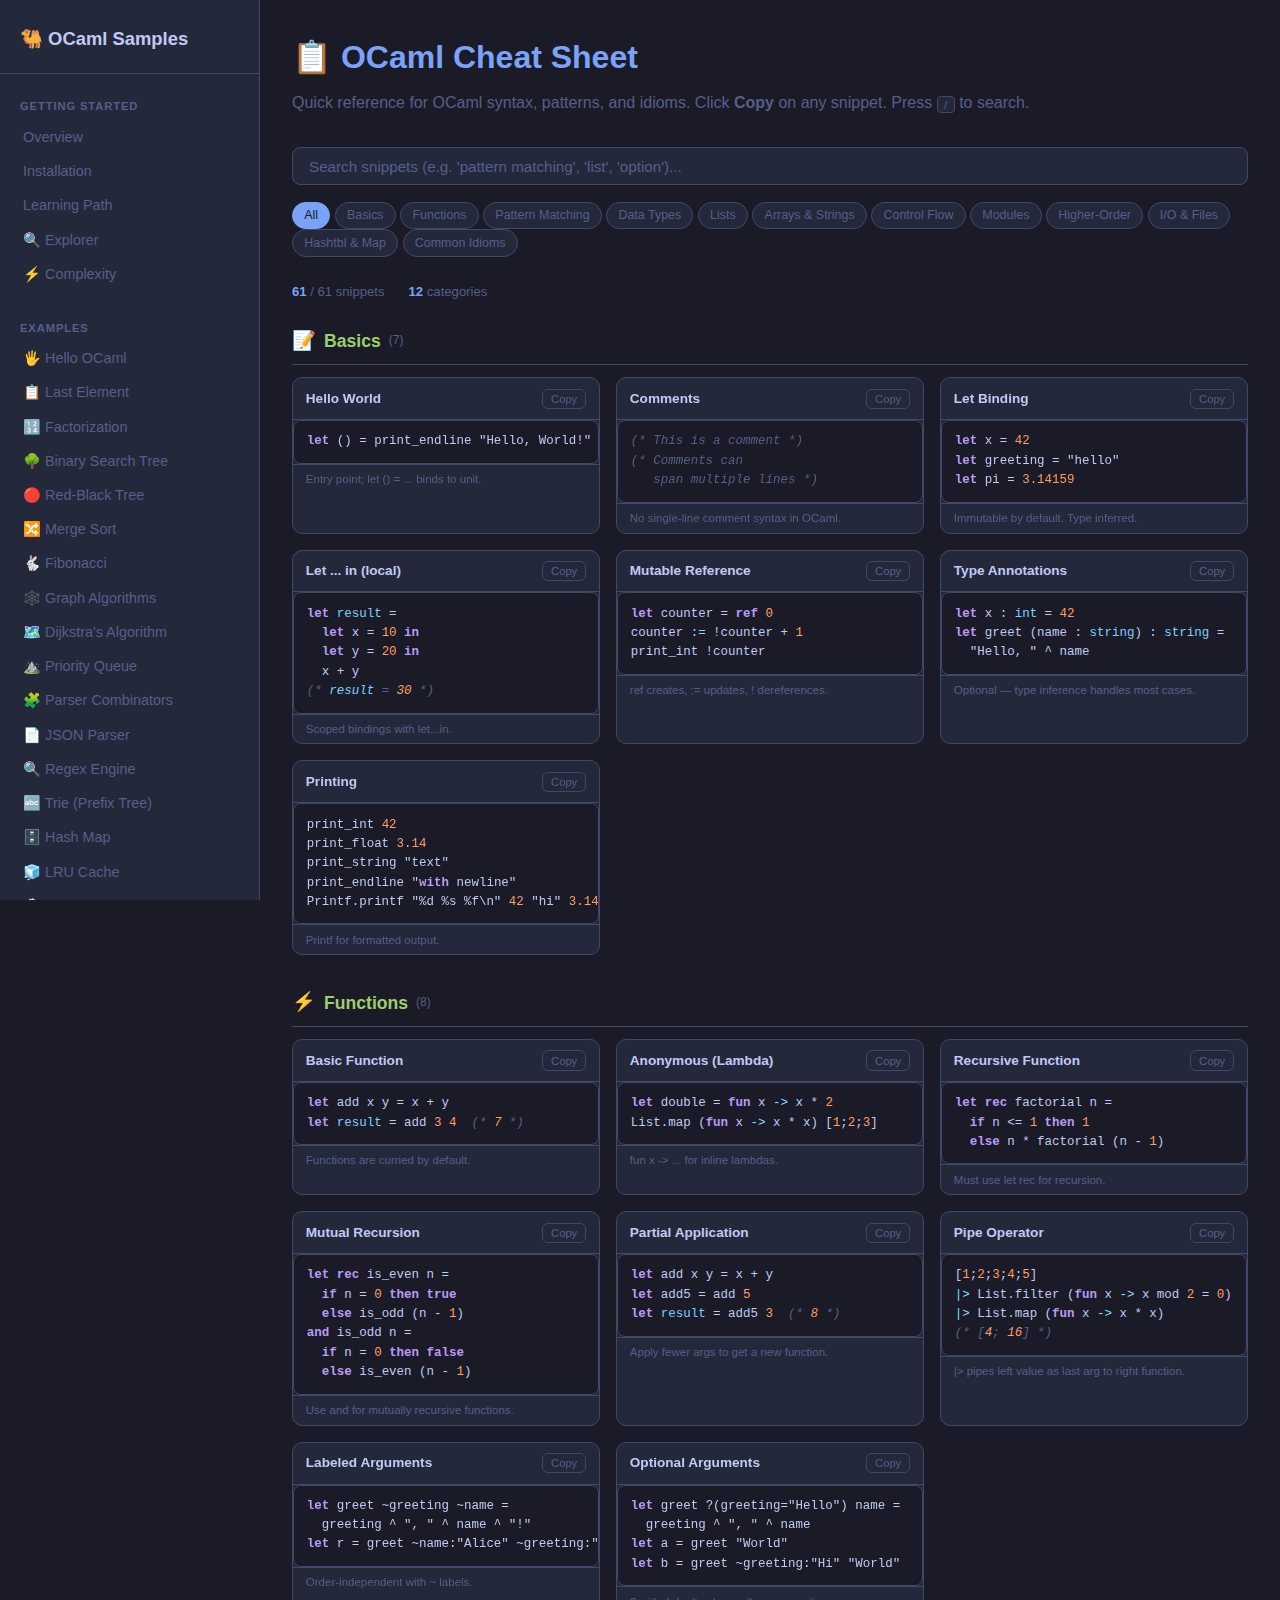
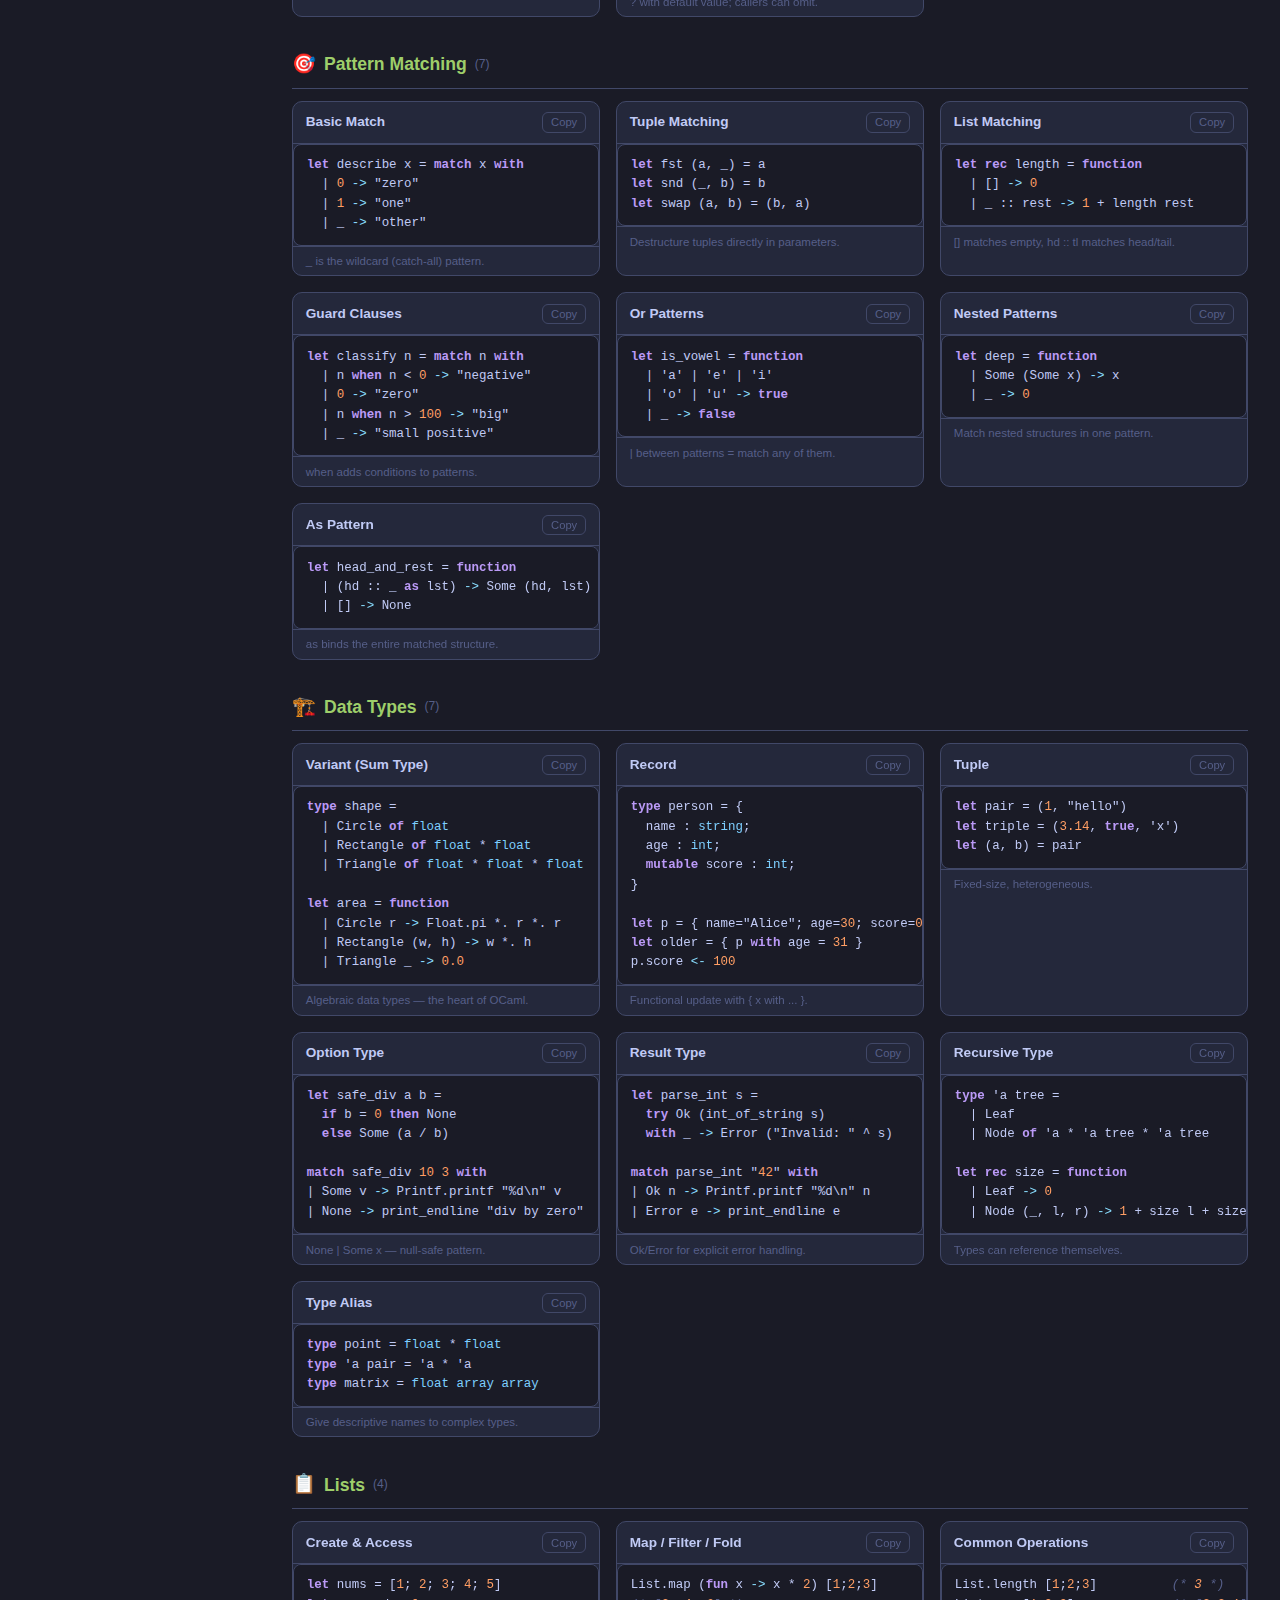
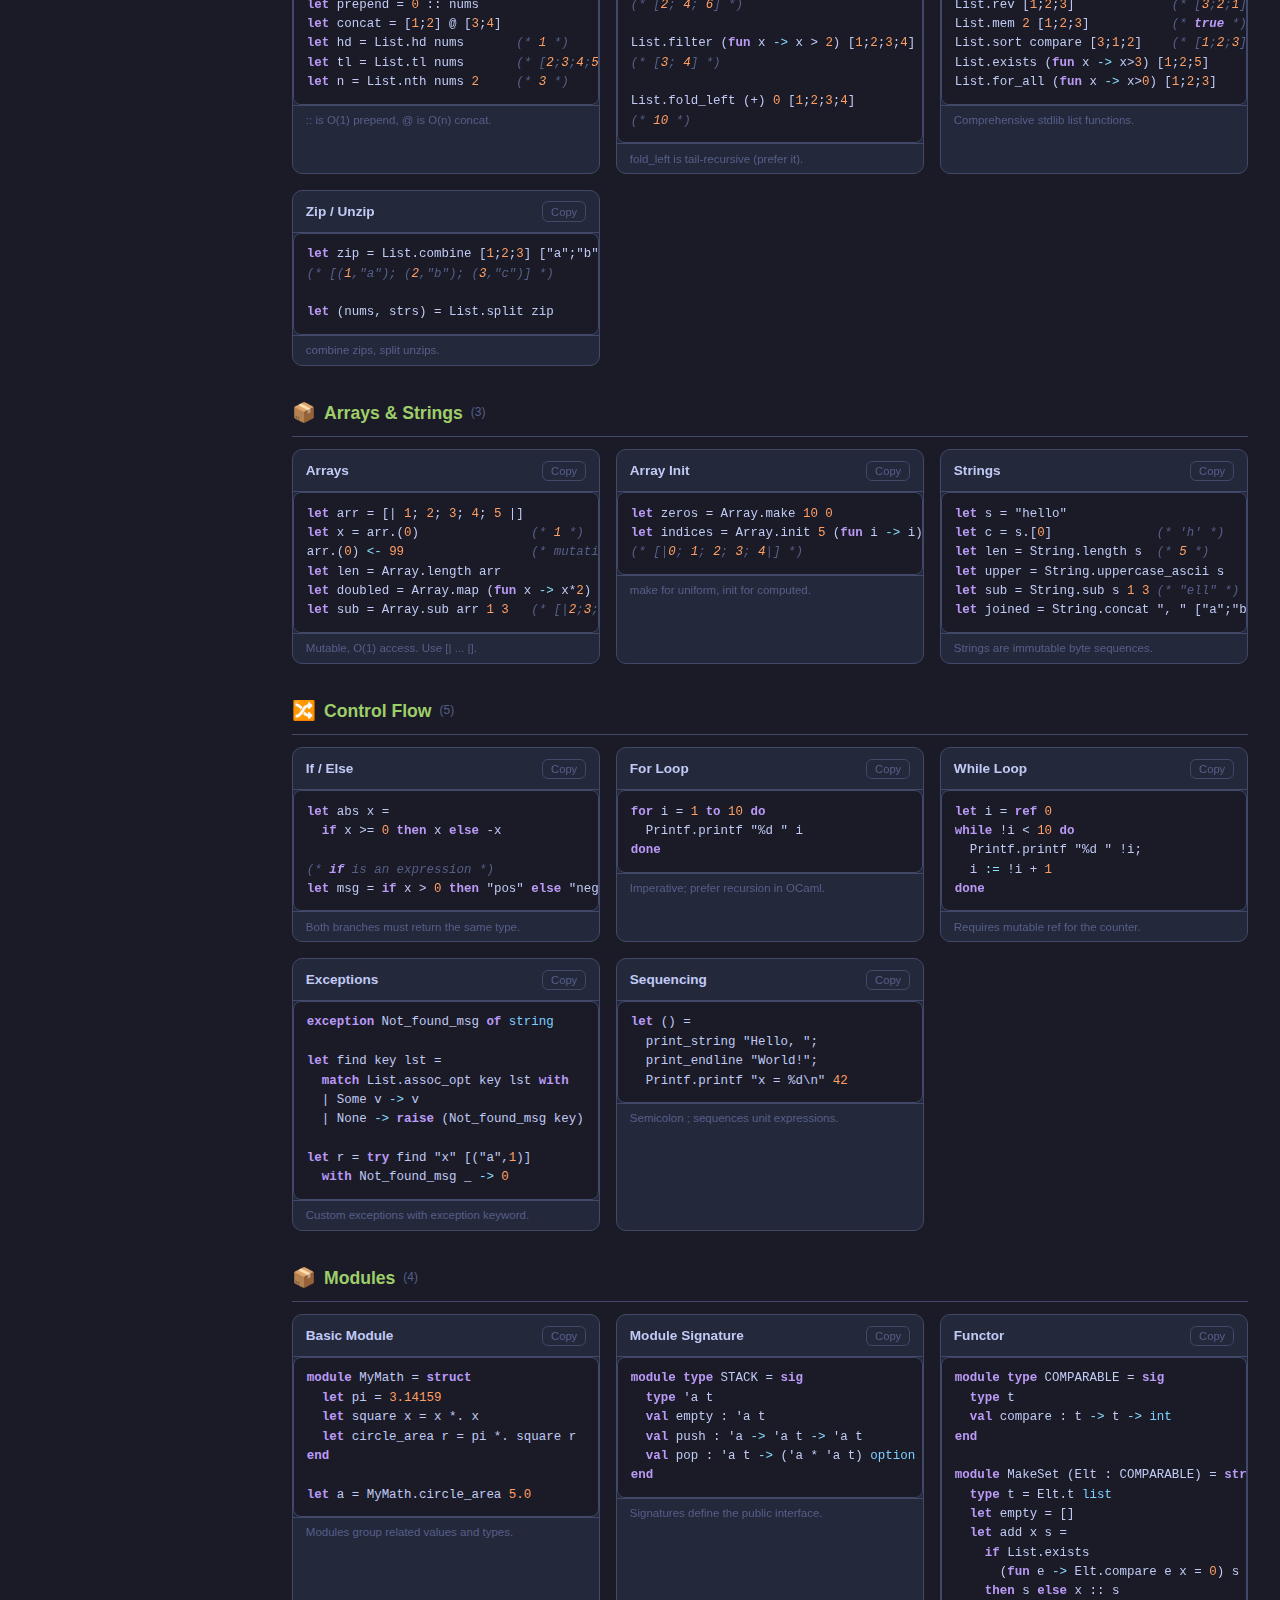
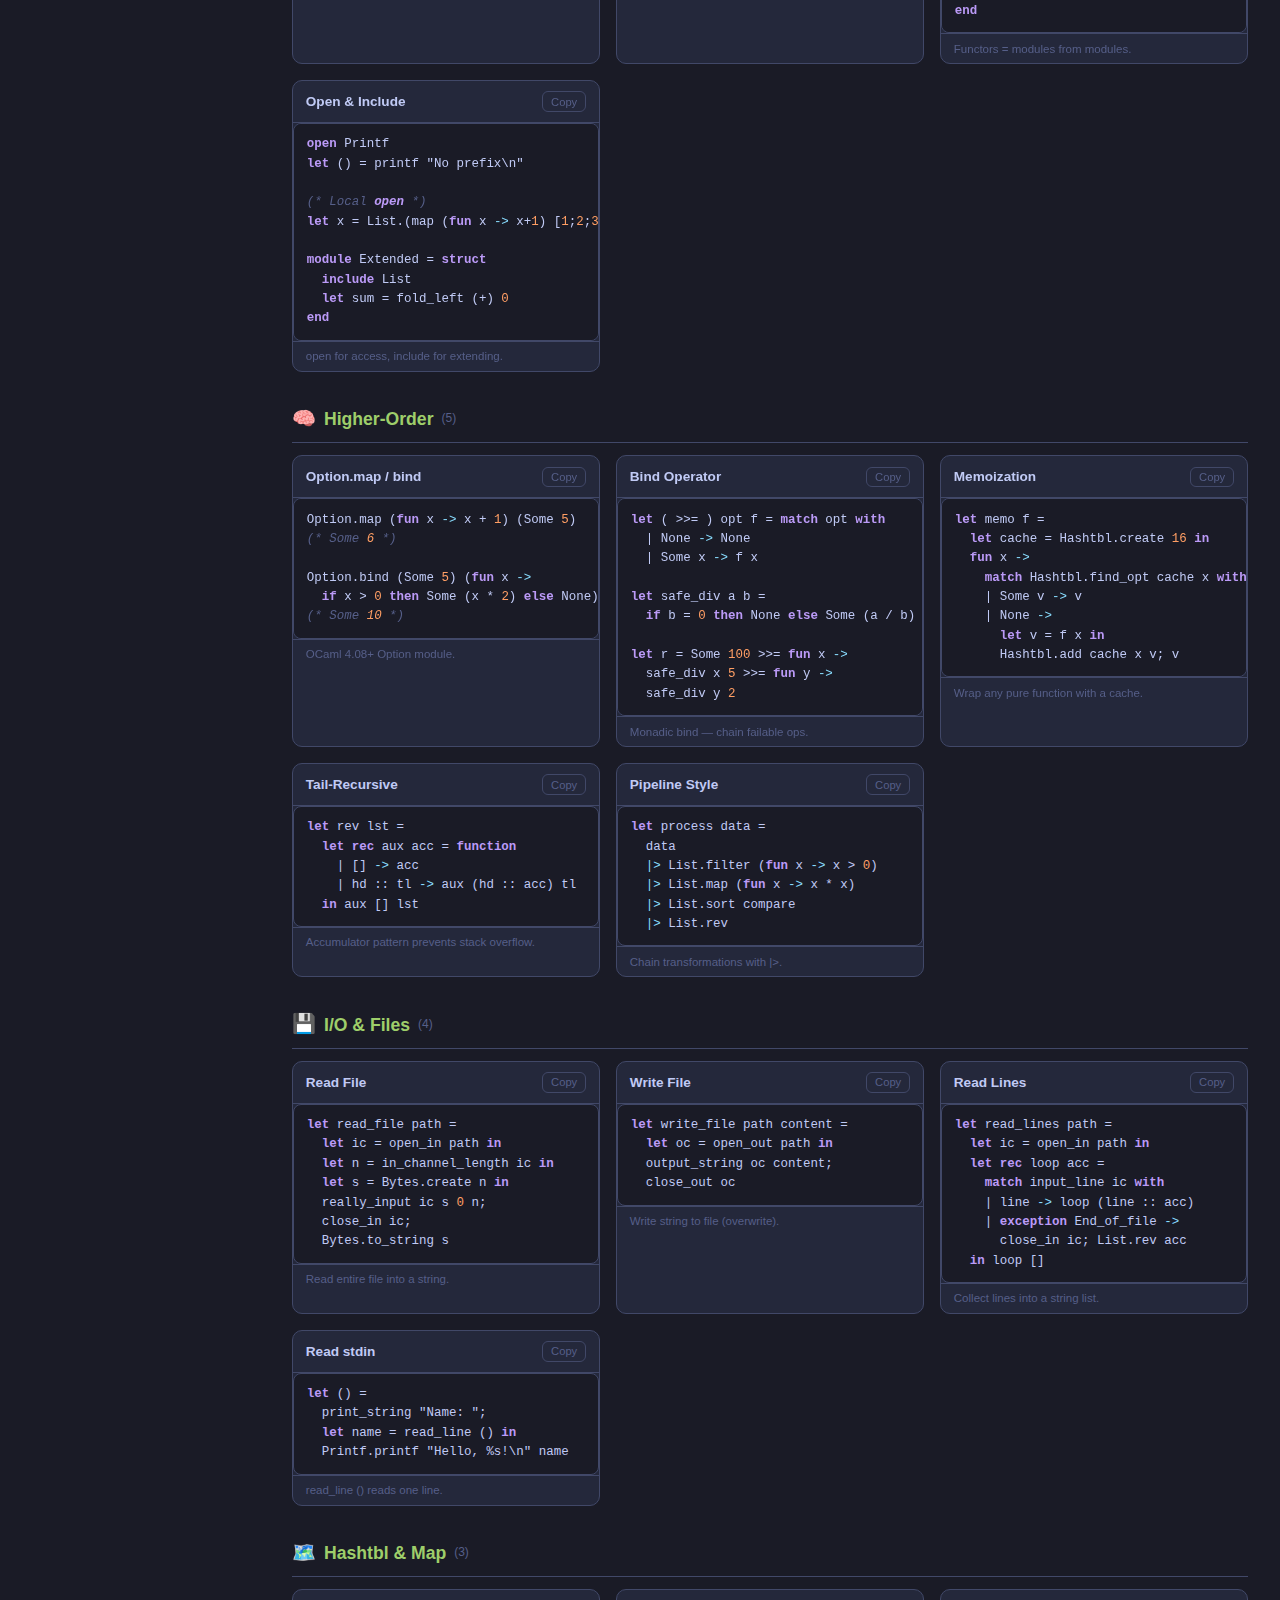
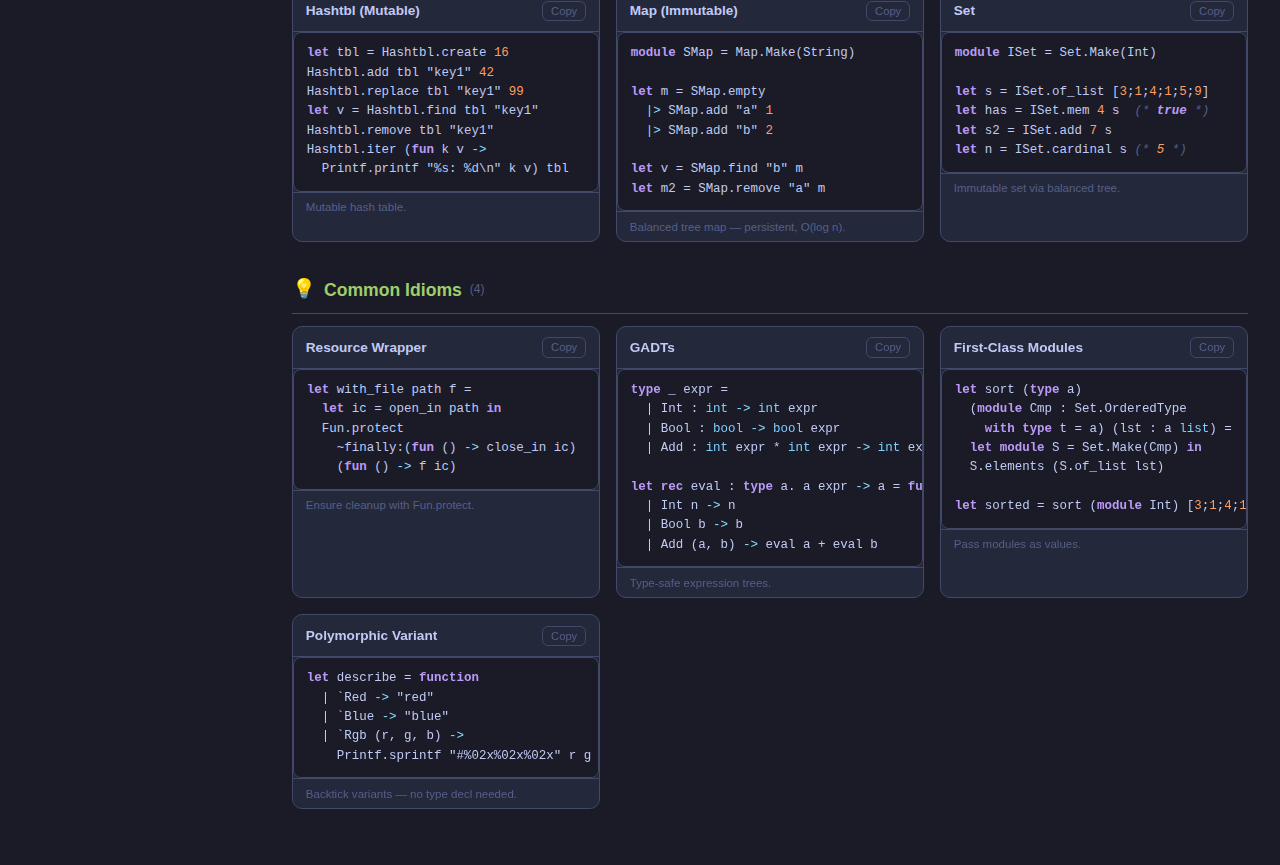
<file: docs/cheat-sheet.html>
<!DOCTYPE html>
<html lang="en">
<head>
    <meta charset="UTF-8">
    <meta name="viewport" content="width=device-width, initial-scale=1.0">
    <title>OCaml Sample Code — Cheat Sheet</title>
    <link rel="stylesheet" href="style.css">
    <style>
        .cheat-main { padding: 2rem; max-width: 1100px; }
        .cheat-header { margin-bottom: 2rem; }
        .cheat-header h1 { font-size: 2rem; color: var(--accent2); margin-bottom: 0.5rem; }
        .cheat-header p { color: var(--text-dim); line-height: 1.5; }
        .toolbar { display: flex; gap: 1rem; flex-wrap: wrap; margin-bottom: 1.5rem; align-items: center; }
        .search-box { flex: 1; min-width: 200px; padding: 0.6rem 1rem; background: var(--surface); border: 1px solid var(--border); color: var(--text); border-radius: 8px; font-size: 0.95rem; outline: none; }
        .search-box:focus { border-color: var(--accent2); }
        .search-box::placeholder { color: var(--text-dim); }
        .cat-btn { padding: 0.35rem 0.7rem; background: var(--surface); border: 1px solid var(--border); color: var(--text-dim); border-radius: 20px; font-size: 0.78rem; cursor: pointer; transition: all 0.2s; white-space: nowrap; }
        .cat-btn:hover { border-color: var(--accent2); color: var(--text); }
        .cat-btn.active { background: var(--accent2); color: var(--bg); border-color: var(--accent2); }
        .section { margin-bottom: 1.5rem; }
        .section-title { font-size: 1.1rem; font-weight: 700; color: var(--accent3); padding: 0.5rem 0; margin-bottom: 0.75rem; border-bottom: 1px solid var(--border); display: flex; align-items: center; gap: 0.5rem; }
        .section-title .icon { font-size: 1.2rem; }
        .card-grid { display: grid; grid-template-columns: repeat(auto-fill, minmax(300px, 1fr)); gap: 1rem; }
        .snippet { background: var(--surface); border: 1px solid var(--border); border-radius: 10px; overflow: hidden; transition: border-color 0.2s; }
        .snippet:hover { border-color: var(--accent2); }
        .snippet-head { display: flex; justify-content: space-between; align-items: center; padding: 0.6rem 0.8rem; border-bottom: 1px solid var(--border); }
        .snippet-name { font-size: 0.85rem; font-weight: 600; color: var(--text); }
        .copy-btn { padding: 0.2rem 0.5rem; background: transparent; border: 1px solid var(--border); color: var(--text-dim); border-radius: 6px; font-size: 0.7rem; cursor: pointer; transition: all 0.2s; }
        .copy-btn:hover { border-color: var(--accent2); color: var(--accent2); }
        .copy-btn.copied { background: var(--accent3); color: var(--bg); border-color: var(--accent3); }
        .snippet pre { margin: 0; padding: 0.7rem 0.8rem; font-family: 'Fira Code', 'JetBrains Mono', Consolas, monospace; font-size: 0.78rem; line-height: 1.55; overflow-x: auto; color: var(--text); background: var(--code-bg); }
        .snippet .note { padding: 0.4rem 0.8rem; font-size: 0.72rem; color: var(--text-dim); border-top: 1px solid var(--border); line-height: 1.4; }
        .stats { display: flex; gap: 1.5rem; margin-bottom: 1rem; flex-wrap: wrap; }
        .stats span { font-size: 0.82rem; color: var(--text-dim); }
        .stats strong { color: var(--accent2); }
        .kw { color: #bb9af7; font-weight: 600; }
        .ty { color: #7dcfff; }
        .str { color: #9ece6a; }
        .cm { color: #565f89; font-style: italic; }
        .num { color: #ff9e64; }
        .op { color: #89ddff; }
        kbd { background: var(--surface); border: 1px solid var(--border); border-radius: 4px; padding: 0.1rem 0.4rem; font-size: 0.72rem; font-family: inherit; color: var(--text-dim); }
    </style>
</head>
<body>
    <nav class="sidebar">
        <div class="sidebar-header"><a href="index.html" class="logo">🐫 OCaml Samples</a></div>
        <div class="nav-section">
            <div class="nav-title">Getting Started</div>
            <a href="index.html" class="nav-link">Overview</a>
            <a href="setup.html" class="nav-link">Installation</a>
            <a href="learning-path.html" class="nav-link">Learning Path</a>
            <a href="explorer.html" class="nav-link">🔍 Explorer</a>
            <a href="complexity.html" class="nav-link">⚡ Complexity</a>
        </div>
        <div class="nav-section">
            <div class="nav-title">Examples</div>
            <a href="hello.html" class="nav-link">🖐 Hello OCaml</a>
            <a href="list-last.html" class="nav-link">📋 Last Element</a>
            <a href="factor.html" class="nav-link">🔢 Factorization</a>
            <a href="bst.html" class="nav-link">🌳 Binary Search Tree</a>
            <a href="rbtree.html" class="nav-link">🔴 Red-Black Tree</a>
            <a href="mergesort.html" class="nav-link">🔀 Merge Sort</a>
            <a href="fibonacci.html" class="nav-link">🐇 Fibonacci</a>
            <a href="graph.html" class="nav-link">🕸️ Graph Algorithms</a>
            <a href="dijkstra.html" class="nav-link">🗺️ Dijkstra's Algorithm</a>
            <a href="heap.html" class="nav-link">⛰️ Priority Queue</a>
            <a href="parser.html" class="nav-link">🧩 Parser Combinators</a>
            <a href="json.html" class="nav-link">📄 JSON Parser</a>
            <a href="regex.html" class="nav-link">🔍 Regex Engine</a>
            <a href="trie.html" class="nav-link">🔤 Trie (Prefix Tree)</a>
            <a href="hashmap.html" class="nav-link">🗄️ Hash Map</a>
            <a href="lru-cache.html" class="nav-link">🧊 LRU Cache</a>
            <a href="bloom-filter.html" class="nav-link">🌸 Bloom Filter</a>
            <a href="skip-list.html" class="nav-link">⏭️ Skip List</a>
            <a href="huffman.html" class="nav-link">📦 Huffman Coding</a>
            <a href="rope.html" class="nav-link">🪢 Rope</a>
            <a href="autodiff.html" class="nav-link">🧮 Automatic Differentiation</a>
            <a href="sat-solver.html" class="nav-link">✅ SAT Solver</a>
        </div>
        <div class="nav-section">
            <div class="nav-title">Reference</div>
            <a href="concepts.html" class="nav-link">Concept Index</a>
            <a href="cheat-sheet.html" class="nav-link active">📋 Cheat Sheet</a>
            <a href="https://github.com/sauravbhattacharya001/Ocaml-sample-code" class="nav-link external">GitHub ↗</a>
        </div>
    </nav>
    <main class="content">
        <div class="cheat-main">
            <div class="cheat-header">
                <h1>📋 OCaml Cheat Sheet</h1>
                <p>Quick reference for OCaml syntax, patterns, and idioms. Click <strong>Copy</strong> on any snippet. Press <kbd>/</kbd> to search.</p>
            </div>
            <div class="toolbar">
                <input type="text" class="search-box" id="search" placeholder="Search snippets (e.g. 'pattern matching', 'list', 'option')...">
                <div id="cat-filters"></div>
            </div>
            <div class="stats" id="stats"></div>
            <div id="sections"></div>
        </div>
    </main>
<script>
(function(){
'use strict';
function esc(s){var d=document.createElement('div');d.textContent=s;return d.innerHTML;}

var SECTIONS=[
{title:'Basics',icon:'📝',id:'basics',snippets:[
{name:'Hello World',code:'let () = print_endline "Hello, World!"',note:'Entry point; let () = ... binds to unit.'},
{name:'Comments',code:'(* This is a comment *)\n(* Comments can\n   span multiple lines *)',note:'No single-line comment syntax in OCaml.'},
{name:'Let Binding',code:'let x = 42\nlet greeting = "hello"\nlet pi = 3.14159',note:'Immutable by default. Type inferred.'},
{name:'Let ... in (local)',code:'let result =\n  let x = 10 in\n  let y = 20 in\n  x + y\n(* result = 30 *)',note:'Scoped bindings with let...in.'},
{name:'Mutable Reference',code:'let counter = ref 0\ncounter := !counter + 1\nprint_int !counter',note:'ref creates, := updates, ! dereferences.'},
{name:'Type Annotations',code:'let x : int = 42\nlet greet (name : string) : string =\n  "Hello, " ^ name',note:'Optional \u2014 type inference handles most cases.'},
{name:'Printing',code:'print_int 42\nprint_float 3.14\nprint_string "text"\nprint_endline "with newline"\nPrintf.printf "%d %s %f\\n" 42 "hi" 3.14',note:'Printf for formatted output.'}
]},
{title:'Functions',icon:'\u26a1',id:'functions',snippets:[
{name:'Basic Function',code:'let add x y = x + y\nlet result = add 3 4  (* 7 *)',note:'Functions are curried by default.'},
{name:'Anonymous (Lambda)',code:'let double = fun x -> x * 2\nList.map (fun x -> x * x) [1;2;3]',note:'fun x -> ... for inline lambdas.'},
{name:'Recursive Function',code:'let rec factorial n =\n  if n <= 1 then 1\n  else n * factorial (n - 1)',note:'Must use let rec for recursion.'},
{name:'Mutual Recursion',code:'let rec is_even n =\n  if n = 0 then true\n  else is_odd (n - 1)\nand is_odd n =\n  if n = 0 then false\n  else is_even (n - 1)',note:'Use and for mutually recursive functions.'},
{name:'Partial Application',code:'let add x y = x + y\nlet add5 = add 5\nlet result = add5 3  (* 8 *)',note:'Apply fewer args to get a new function.'},
{name:'Pipe Operator',code:'[1;2;3;4;5]\n|> List.filter (fun x -> x mod 2 = 0)\n|> List.map (fun x -> x * x)\n(* [4; 16] *)',note:'|> pipes left value as last arg to right function.'},
{name:'Labeled Arguments',code:'let greet ~greeting ~name =\n  greeting ^ ", " ^ name ^ "!"\nlet r = greet ~name:"Alice" ~greeting:"Hi"',note:'Order-independent with ~ labels.'},
{name:'Optional Arguments',code:'let greet ?(greeting="Hello") name =\n  greeting ^ ", " ^ name\nlet a = greet "World"\nlet b = greet ~greeting:"Hi" "World"',note:'? with default value; callers can omit.'}
]},
{title:'Pattern Matching',icon:'\ud83c\udfaf',id:'matching',snippets:[
{name:'Basic Match',code:'let describe x = match x with\n  | 0 -> "zero"\n  | 1 -> "one"\n  | _ -> "other"',note:'_ is the wildcard (catch-all) pattern.'},
{name:'Tuple Matching',code:'let fst (a, _) = a\nlet snd (_, b) = b\nlet swap (a, b) = (b, a)',note:'Destructure tuples directly in parameters.'},
{name:'List Matching',code:'let rec length = function\n  | [] -> 0\n  | _ :: rest -> 1 + length rest',note:'[] matches empty, hd :: tl matches head/tail.'},
{name:'Guard Clauses',code:'let classify n = match n with\n  | n when n < 0 -> "negative"\n  | 0 -> "zero"\n  | n when n > 100 -> "big"\n  | _ -> "small positive"',note:'when adds conditions to patterns.'},
{name:'Or Patterns',code:"let is_vowel = function\n  | 'a' | 'e' | 'i'\n  | 'o' | 'u' -> true\n  | _ -> false",note:'| between patterns = match any of them.'},
{name:'Nested Patterns',code:'let deep = function\n  | Some (Some x) -> x\n  | _ -> 0',note:'Match nested structures in one pattern.'},
{name:'As Pattern',code:'let head_and_rest = function\n  | (hd :: _ as lst) -> Some (hd, lst)\n  | [] -> None',note:'as binds the entire matched structure.'}
]},
{title:'Data Types',icon:'\ud83c\udfd7\ufe0f',id:'types',snippets:[
{name:'Variant (Sum Type)',code:'type shape =\n  | Circle of float\n  | Rectangle of float * float\n  | Triangle of float * float * float\n\nlet area = function\n  | Circle r -> Float.pi *. r *. r\n  | Rectangle (w, h) -> w *. h\n  | Triangle _ -> 0.0',note:'Algebraic data types \u2014 the heart of OCaml.'},
{name:'Record',code:'type person = {\n  name : string;\n  age : int;\n  mutable score : int;\n}\n\nlet p = { name="Alice"; age=30; score=0 }\nlet older = { p with age = 31 }\np.score <- 100',note:'Functional update with { x with ... }.'},
{name:'Tuple',code:'let pair = (1, "hello")\nlet triple = (3.14, true, \'x\')\nlet (a, b) = pair',note:'Fixed-size, heterogeneous.'},
{name:'Option Type',code:'let safe_div a b =\n  if b = 0 then None\n  else Some (a / b)\n\nmatch safe_div 10 3 with\n| Some v -> Printf.printf "%d\\n" v\n| None -> print_endline "div by zero"',note:'None | Some x \u2014 null-safe pattern.'},
{name:'Result Type',code:'let parse_int s =\n  try Ok (int_of_string s)\n  with _ -> Error ("Invalid: " ^ s)\n\nmatch parse_int "42" with\n| Ok n -> Printf.printf "%d\\n" n\n| Error e -> print_endline e',note:'Ok/Error for explicit error handling.'},
{name:'Recursive Type',code:'type \'a tree =\n  | Leaf\n  | Node of \'a * \'a tree * \'a tree\n\nlet rec size = function\n  | Leaf -> 0\n  | Node (_, l, r) -> 1 + size l + size r',note:'Types can reference themselves.'},
{name:'Type Alias',code:'type point = float * float\ntype \'a pair = \'a * \'a\ntype matrix = float array array',note:'Give descriptive names to complex types.'}
]},
{title:'Lists',icon:'\ud83d\udccb',id:'lists',snippets:[
{name:'Create & Access',code:'let nums = [1; 2; 3; 4; 5]\nlet prepend = 0 :: nums\nlet concat = [1;2] @ [3;4]\nlet hd = List.hd nums       (* 1 *)\nlet tl = List.tl nums       (* [2;3;4;5] *)\nlet n = List.nth nums 2     (* 3 *)',note:':: is O(1) prepend, @ is O(n) concat.'},
{name:'Map / Filter / Fold',code:'List.map (fun x -> x * 2) [1;2;3]\n(* [2; 4; 6] *)\n\nList.filter (fun x -> x > 2) [1;2;3;4]\n(* [3; 4] *)\n\nList.fold_left (+) 0 [1;2;3;4]\n(* 10 *)',note:'fold_left is tail-recursive (prefer it).'},
{name:'Common Operations',code:'List.length [1;2;3]          (* 3 *)\nList.rev [1;2;3]             (* [3;2;1] *)\nList.mem 2 [1;2;3]           (* true *)\nList.sort compare [3;1;2]    (* [1;2;3] *)\nList.exists (fun x -> x>3) [1;2;5]\nList.for_all (fun x -> x>0) [1;2;3]',note:'Comprehensive stdlib list functions.'},
{name:'Zip / Unzip',code:'let zip = List.combine [1;2;3] ["a";"b";"c"]\n(* [(1,"a"); (2,"b"); (3,"c")] *)\n\nlet (nums, strs) = List.split zip',note:'combine zips, split unzips.'}
]},
{title:'Arrays & Strings',icon:'\ud83d\udce6',id:'arrays',snippets:[
{name:'Arrays',code:'let arr = [| 1; 2; 3; 4; 5 |]\nlet x = arr.(0)               (* 1 *)\narr.(0) <- 99                 (* mutation *)\nlet len = Array.length arr\nlet doubled = Array.map (fun x -> x*2) arr\nlet sub = Array.sub arr 1 3   (* [|2;3;4|] *)',note:'Mutable, O(1) access. Use [| ... |].'},
{name:'Array Init',code:'let zeros = Array.make 10 0\nlet indices = Array.init 5 (fun i -> i)\n(* [|0; 1; 2; 3; 4|] *)',note:'make for uniform, init for computed.'},
{name:'Strings',code:'let s = "hello"\nlet c = s.[0]              (* \'h\' *)\nlet len = String.length s  (* 5 *)\nlet upper = String.uppercase_ascii s\nlet sub = String.sub s 1 3 (* "ell" *)\nlet joined = String.concat ", " ["a";"b";"c"]',note:'Strings are immutable byte sequences.'}
]},
{title:'Control Flow',icon:'\ud83d\udd00',id:'control',snippets:[
{name:'If / Else',code:'let abs x =\n  if x >= 0 then x else -x\n\n(* if is an expression *)\nlet msg = if x > 0 then "pos" else "neg"',note:'Both branches must return the same type.'},
{name:'For Loop',code:'for i = 1 to 10 do\n  Printf.printf "%d " i\ndone',note:'Imperative; prefer recursion in OCaml.'},
{name:'While Loop',code:'let i = ref 0\nwhile !i < 10 do\n  Printf.printf "%d " !i;\n  i := !i + 1\ndone',note:'Requires mutable ref for the counter.'},
{name:'Exceptions',code:'exception Not_found_msg of string\n\nlet find key lst =\n  match List.assoc_opt key lst with\n  | Some v -> v\n  | None -> raise (Not_found_msg key)\n\nlet r = try find "x" [("a",1)]\n  with Not_found_msg _ -> 0',note:'Custom exceptions with exception keyword.'},
{name:'Sequencing',code:'let () =\n  print_string "Hello, ";\n  print_endline "World!";\n  Printf.printf "x = %d\\n" 42',note:'Semicolon ; sequences unit expressions.'}
]},
{title:'Modules',icon:'\ud83d\udce6',id:'modules',snippets:[
{name:'Basic Module',code:'module MyMath = struct\n  let pi = 3.14159\n  let square x = x *. x\n  let circle_area r = pi *. square r\nend\n\nlet a = MyMath.circle_area 5.0',note:'Modules group related values and types.'},
{name:'Module Signature',code:'module type STACK = sig\n  type \'a t\n  val empty : \'a t\n  val push : \'a -> \'a t -> \'a t\n  val pop : \'a t -> (\'a * \'a t) option\nend',note:'Signatures define the public interface.'},
{name:'Functor',code:'module type COMPARABLE = sig\n  type t\n  val compare : t -> t -> int\nend\n\nmodule MakeSet (Elt : COMPARABLE) = struct\n  type t = Elt.t list\n  let empty = []\n  let add x s =\n    if List.exists\n      (fun e -> Elt.compare e x = 0) s\n    then s else x :: s\nend',note:'Functors = modules from modules.'},
{name:'Open & Include',code:'open Printf\nlet () = printf "No prefix\\n"\n\n(* Local open *)\nlet x = List.(map (fun x -> x+1) [1;2;3])\n\nmodule Extended = struct\n  include List\n  let sum = fold_left (+) 0\nend',note:'open for access, include for extending.'}
]},
{title:'Higher-Order',icon:'\ud83e\udde0',id:'higher',snippets:[
{name:'Option.map / bind',code:'Option.map (fun x -> x + 1) (Some 5)\n(* Some 6 *)\n\nOption.bind (Some 5) (fun x ->\n  if x > 0 then Some (x * 2) else None)\n(* Some 10 *)',note:'OCaml 4.08+ Option module.'},
{name:'Bind Operator',code:'let ( >>= ) opt f = match opt with\n  | None -> None\n  | Some x -> f x\n\nlet safe_div a b =\n  if b = 0 then None else Some (a / b)\n\nlet r = Some 100 >>= fun x ->\n  safe_div x 5 >>= fun y ->\n  safe_div y 2',note:'Monadic bind \u2014 chain failable ops.'},
{name:'Memoization',code:'let memo f =\n  let cache = Hashtbl.create 16 in\n  fun x ->\n    match Hashtbl.find_opt cache x with\n    | Some v -> v\n    | None ->\n      let v = f x in\n      Hashtbl.add cache x v; v',note:'Wrap any pure function with a cache.'},
{name:'Tail-Recursive',code:'let rev lst =\n  let rec aux acc = function\n    | [] -> acc\n    | hd :: tl -> aux (hd :: acc) tl\n  in aux [] lst',note:'Accumulator pattern prevents stack overflow.'},
{name:'Pipeline Style',code:'let process data =\n  data\n  |> List.filter (fun x -> x > 0)\n  |> List.map (fun x -> x * x)\n  |> List.sort compare\n  |> List.rev',note:'Chain transformations with |>.'}
]},
{title:'I/O & Files',icon:'\ud83d\udcbe',id:'io',snippets:[
{name:'Read File',code:'let read_file path =\n  let ic = open_in path in\n  let n = in_channel_length ic in\n  let s = Bytes.create n in\n  really_input ic s 0 n;\n  close_in ic;\n  Bytes.to_string s',note:'Read entire file into a string.'},
{name:'Write File',code:'let write_file path content =\n  let oc = open_out path in\n  output_string oc content;\n  close_out oc',note:'Write string to file (overwrite).'},
{name:'Read Lines',code:'let read_lines path =\n  let ic = open_in path in\n  let rec loop acc =\n    match input_line ic with\n    | line -> loop (line :: acc)\n    | exception End_of_file ->\n      close_in ic; List.rev acc\n  in loop []',note:'Collect lines into a string list.'},
{name:'Read stdin',code:'let () =\n  print_string "Name: ";\n  let name = read_line () in\n  Printf.printf "Hello, %s!\\n" name',note:'read_line () reads one line.'}
]},
{title:'Hashtbl & Map',icon:'\ud83d\uddfa\ufe0f',id:'hashtbl',snippets:[
{name:'Hashtbl (Mutable)',code:'let tbl = Hashtbl.create 16\nHashtbl.add tbl "key1" 42\nHashtbl.replace tbl "key1" 99\nlet v = Hashtbl.find tbl "key1"\nHashtbl.remove tbl "key1"\nHashtbl.iter (fun k v ->\n  Printf.printf "%s: %d\\n" k v) tbl',note:'Mutable hash table.'},
{name:'Map (Immutable)',code:'module SMap = Map.Make(String)\n\nlet m = SMap.empty\n  |> SMap.add "a" 1\n  |> SMap.add "b" 2\n\nlet v = SMap.find "b" m\nlet m2 = SMap.remove "a" m',note:'Balanced tree map \u2014 persistent, O(log n).'},
{name:'Set',code:'module ISet = Set.Make(Int)\n\nlet s = ISet.of_list [3;1;4;1;5;9]\nlet has = ISet.mem 4 s  (* true *)\nlet s2 = ISet.add 7 s\nlet n = ISet.cardinal s (* 5 *)',note:'Immutable set via balanced tree.'}
]},
{title:'Common Idioms',icon:'\ud83d\udca1',id:'idioms',snippets:[
{name:'Resource Wrapper',code:'let with_file path f =\n  let ic = open_in path in\n  Fun.protect\n    ~finally:(fun () -> close_in ic)\n    (fun () -> f ic)',note:'Ensure cleanup with Fun.protect.'},
{name:'GADTs',code:'type _ expr =\n  | Int : int -> int expr\n  | Bool : bool -> bool expr\n  | Add : int expr * int expr -> int expr\n\nlet rec eval : type a. a expr -> a = function\n  | Int n -> n\n  | Bool b -> b\n  | Add (a, b) -> eval a + eval b',note:'Type-safe expression trees.'},
{name:'First-Class Modules',code:'let sort (type a)\n  (module Cmp : Set.OrderedType\n    with type t = a) (lst : a list) =\n  let module S = Set.Make(Cmp) in\n  S.elements (S.of_list lst)\n\nlet sorted = sort (module Int) [3;1;4;1;5]',note:'Pass modules as values.'},
{name:'Polymorphic Variant',code:'let describe = function\n  | `Red -> "red"\n  | `Blue -> "blue"\n  | `Rgb (r, g, b) ->\n    Printf.sprintf "#%02x%02x%02x" r g b',note:'Backtick variants \u2014 no type decl needed.'}
]}
];

var sectionsEl=document.getElementById('sections'),searchEl=document.getElementById('search'),statsEl=document.getElementById('stats'),filtersEl=document.getElementById('cat-filters'),activeCat='all';

function renderFilters(){
    var cats=[{id:'all',label:'All'}].concat(SECTIONS.map(function(s){return{id:s.id,label:s.title};}));
    filtersEl.innerHTML=cats.map(function(c){return '<button class="cat-btn'+(c.id===activeCat?' active':'')+'" data-cat="'+esc(c.id)+'">'+esc(c.label)+'</button>';}).join(' ');
}

function render(){
    var q=searchEl.value.toLowerCase().trim(),total=0,vis=0,html='';
    SECTIONS.forEach(function(sec){
        if(activeCat!=='all'&&sec.id!==activeCat){sec.snippets.forEach(function(){total++;});return;}
        var filt=sec.snippets.filter(function(s){total++;if(!q){vis++;return true;}var h=(s.name+' '+s.code+' '+(s.note||'')).toLowerCase();var m=h.indexOf(q)!==-1;if(m)vis++;return m;});
        if(!filt.length)return;
        html+='<div class="section"><div class="section-title"><span class="icon">'+esc(sec.icon)+'</span>'+esc(sec.title)+' <span style="font-size:0.75rem;color:var(--text-dim);font-weight:400;">('+filt.length+')</span></div><div class="card-grid">';
        filt.forEach(function(s){var id='sn-'+Math.random().toString(36).slice(2,8);html+='<div class="snippet" id="'+id+'"><div class="snippet-head"><span class="snippet-name">'+esc(s.name)+'</span><button class="copy-btn" onclick="copyS(this,\''+id+'\')">Copy</button></div><pre>'+hl(s.code)+'</pre>';if(s.note)html+='<div class="note">'+esc(s.note)+'</div>';html+='</div>';});
        html+='</div></div>';
    });
    if(!vis&&q)html='<div style="text-align:center;padding:3rem;color:var(--text-dim);">No snippets match "'+esc(q)+'"</div>';
    sectionsEl.innerHTML=html;
    statsEl.innerHTML='<span><strong>'+(q?vis:total)+'</strong> / '+total+' snippets</span><span><strong>'+SECTIONS.length+'</strong> categories</span>';
}

function hl(code){var e=esc(code);return e.replace(/\(\*[\s\S]*?\*\)/g,'<span class="cm">$&</span>').replace(/&quot;(?:[^&]|&(?!quot;))*?&quot;/g,'<span class="str">$&</span>').replace(/\b(\d+\.?\d*)\b/g,'<span class="num">$1</span>').replace(/\b(let|rec|in|match|with|function|if|then|else|type|of|module|struct|sig|end|fun|val|open|include|for|to|downto|do|done|while|begin|try|raise|exception|and|or|not|true|false|when|as|mutable|ref)\b/g,'<span class="kw">$1</span>').replace(/\b(int|float|string|bool|char|unit|list|array|option|result)\b/g,'<span class="ty">$1</span>').replace(/(\|&gt;|&lt;-|:=|-&gt;|@@)/g,'<span class="op">$1</span>');}

window.copyS=function(btn,id){var pre=document.getElementById(id).querySelector('pre');navigator.clipboard.writeText(pre.textContent).then(function(){btn.textContent='Copied!';btn.classList.add('copied');setTimeout(function(){btn.textContent='Copy';btn.classList.remove('copied');},1500);});};

searchEl.addEventListener('input',render);
filtersEl.addEventListener('click',function(e){if(e.target.classList.contains('cat-btn')){activeCat=e.target.dataset.cat;renderFilters();render();}});
document.addEventListener('keydown',function(e){if(e.key==='/'&&document.activeElement!==searchEl){e.preventDefault();searchEl.focus();}});
renderFilters();render();
})();
</script>
</body>
</html>
</file>
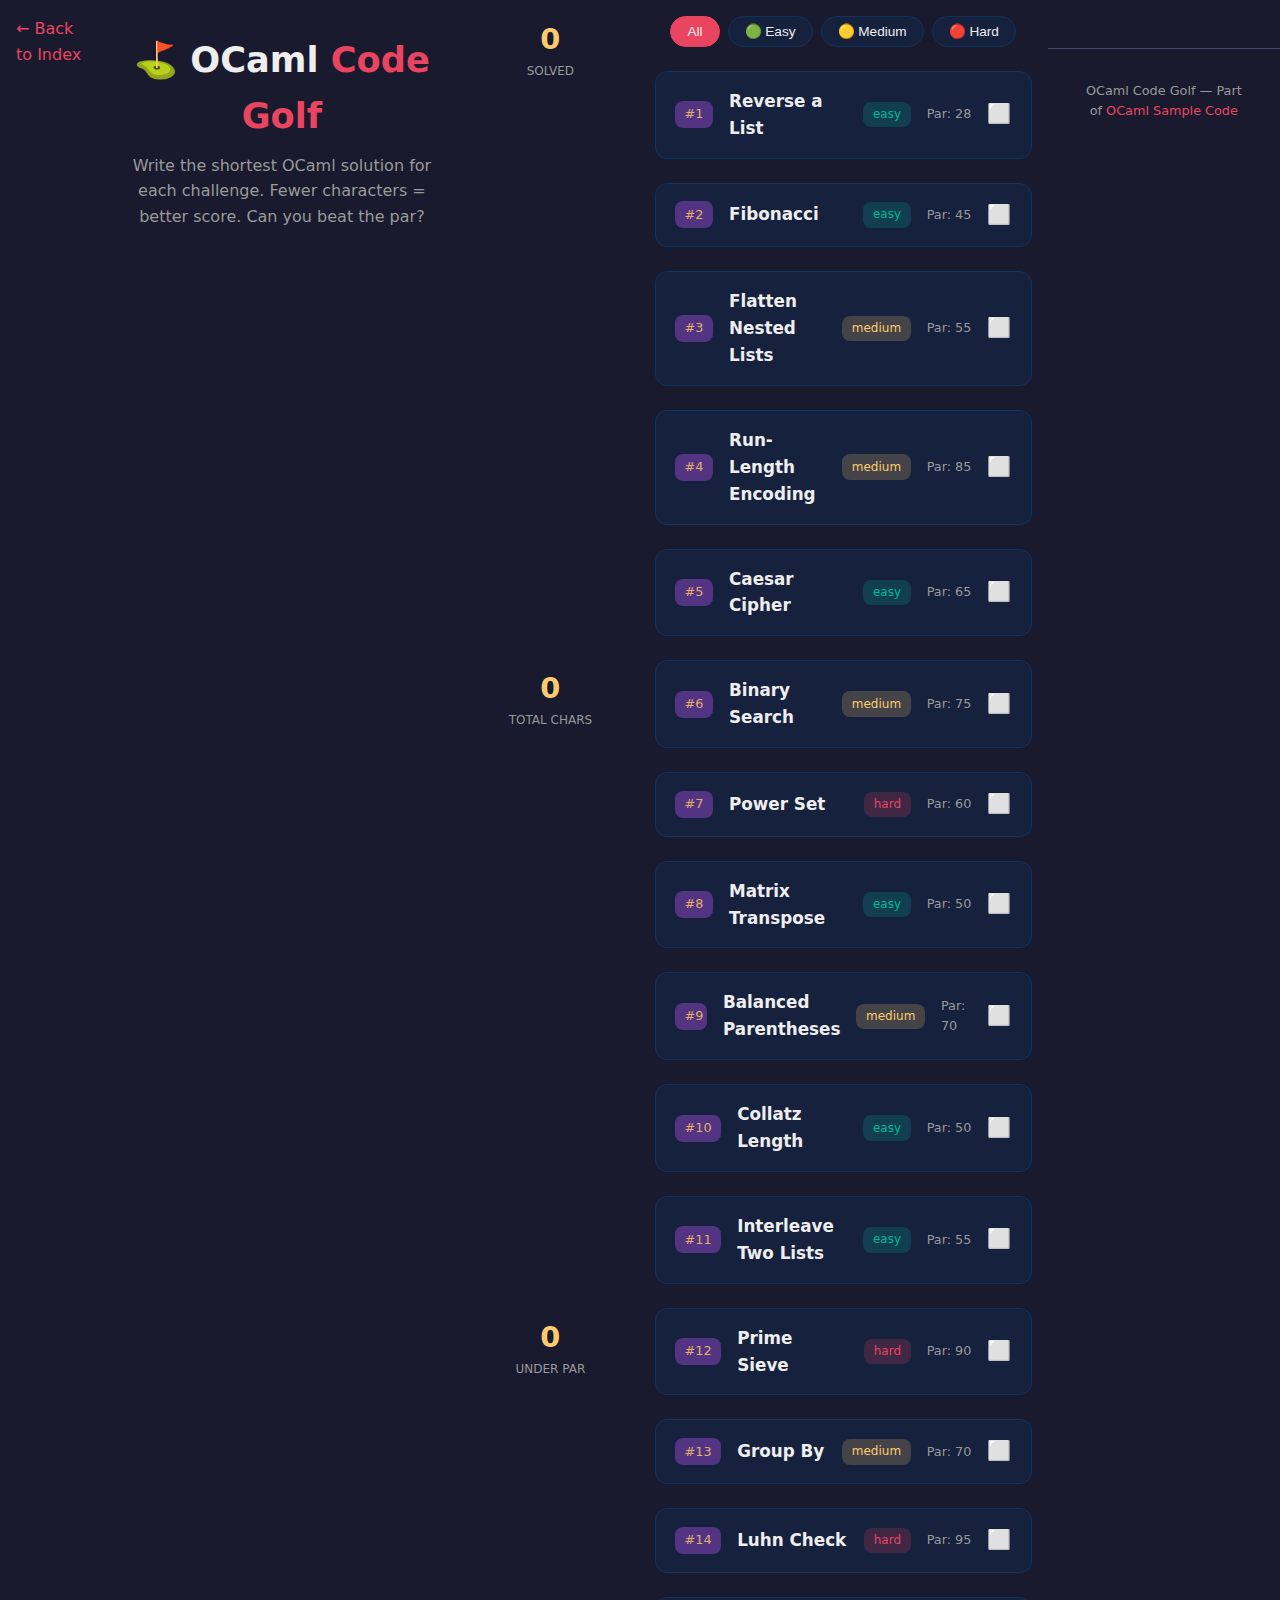
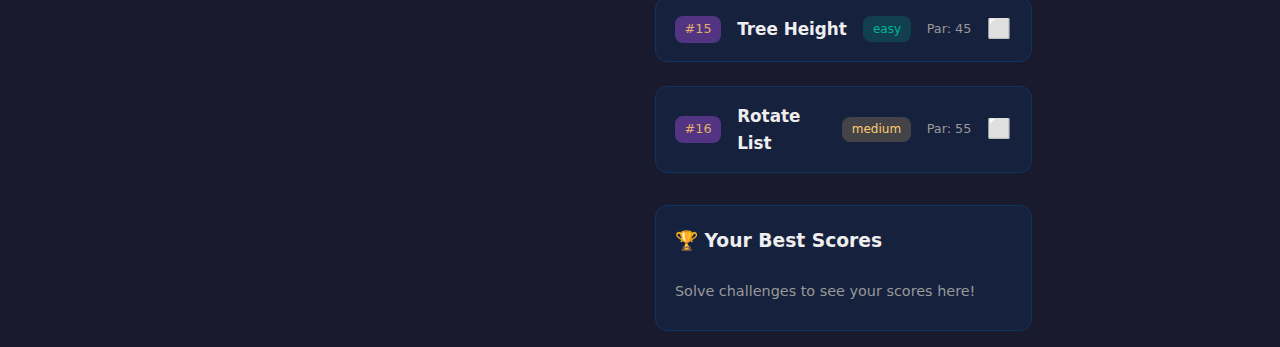
<file: docs/code-golf.html>
<!DOCTYPE html>
<html lang="en">
<head>
<meta charset="UTF-8">
<meta name="viewport" content="width=device-width, initial-scale=1.0">
<title>OCaml Code Golf Challenges</title>
<link rel="stylesheet" href="style.css">
<style>
:root {
  --bg: #1a1a2e;
  --surface: #16213e;
  --surface2: #0f3460;
  --accent: #e94560;
  --accent2: #533483;
  --green: #00b894;
  --gold: #fdcb6e;
  --text: #eee;
  --muted: #999;
  --mono: 'Courier New', monospace;
}
* { margin:0; padding:0; box-sizing:border-box; }
body { font-family: system-ui, sans-serif; background: var(--bg); color: var(--text); min-height:100vh; }
.header { text-align:center; padding:2rem 1rem 1rem; }
.header h1 { font-size:2.2rem; }
.header h1 span { color:var(--accent); }
.header p { color:var(--muted); margin-top:.5rem; max-width:600px; margin-inline:auto; }
.stats-bar { display:flex; justify-content:center; gap:2rem; padding:1rem; flex-wrap:wrap; }
.stat { text-align:center; }
.stat .num { font-size:1.8rem; font-weight:bold; color:var(--gold); }
.stat .label { font-size:.75rem; color:var(--muted); text-transform:uppercase; }
.container { max-width:900px; margin:0 auto; padding:1rem; }
.filters { display:flex; gap:.5rem; flex-wrap:wrap; margin-bottom:1.5rem; justify-content:center; }
.filters button { padding:.4rem 1rem; border:1px solid var(--surface2); background:var(--surface); color:var(--text); border-radius:20px; cursor:pointer; transition:.2s; font-size:.85rem; }
.filters button.active, .filters button:hover { background:var(--accent); border-color:var(--accent); }
.challenge { background:var(--surface); border-radius:12px; margin-bottom:1.5rem; overflow:hidden; border:1px solid var(--surface2); transition:.3s; }
.challenge:hover { border-color:var(--accent2); }
.challenge-header { padding:1rem 1.2rem; cursor:pointer; display:flex; align-items:center; gap:1rem; }
.challenge-header .num { font-size:.8rem; background:var(--accent2); padding:.2rem .6rem; border-radius:8px; min-width:2rem; text-align:center; }
.challenge-header .title { flex:1; font-weight:600; font-size:1.05rem; }
.challenge-header .diff { font-size:.75rem; padding:.2rem .6rem; border-radius:8px; }
.diff-easy { background:#00b89433; color:var(--green); }
.diff-medium { background:#fdcb6e33; color:var(--gold); }
.diff-hard { background:#e9456033; color:var(--accent); }
.challenge-header .chars { font-size:.8rem; color:var(--muted); }
.challenge-header .check { font-size:1.2rem; }
.challenge-body { display:none; padding:0 1.2rem 1.2rem; }
.challenge-body.open { display:block; }
.desc { color:var(--muted); margin-bottom:1rem; line-height:1.5; }
.examples { background:var(--bg); border-radius:8px; padding:.8rem 1rem; margin-bottom:1rem; font-family:var(--mono); font-size:.85rem; }
.examples .ex-label { color:var(--accent); font-weight:bold; margin-bottom:.3rem; }
.examples pre { white-space:pre-wrap; color:#ccc; }
.editor-area { position:relative; }
.editor-area textarea { width:100%; min-height:100px; background:var(--bg); border:1px solid var(--surface2); border-radius:8px; color:var(--text); font-family:var(--mono); font-size:.9rem; padding:.8rem; resize:vertical; outline:none; }
.editor-area textarea:focus { border-color:var(--accent); }
.char-count { position:absolute; right:10px; bottom:10px; font-size:.75rem; color:var(--muted); font-family:var(--mono); }
.actions { display:flex; gap:.8rem; margin-top:.8rem; align-items:center; flex-wrap:wrap; }
.btn { padding:.5rem 1.2rem; border:none; border-radius:8px; cursor:pointer; font-size:.85rem; font-weight:600; transition:.2s; }
.btn-run { background:var(--green); color:#111; }
.btn-run:hover { filter:brightness(1.1); }
.btn-hint { background:var(--surface2); color:var(--text); }
.btn-hint:hover { background:var(--accent2); }
.btn-reset { background:transparent; color:var(--muted); border:1px solid var(--surface2); }
.result { flex:1; font-size:.85rem; text-align:right; }
.result.pass { color:var(--green); }
.result.fail { color:var(--accent); }
.best-score { font-size:.8rem; color:var(--gold); margin-top:.5rem; }
.hint-box { background:var(--bg); border-left:3px solid var(--accent2); padding:.6rem .8rem; margin-top:.8rem; font-size:.85rem; color:var(--muted); border-radius:0 8px 8px 0; }
.leaderboard { background:var(--surface); border-radius:12px; padding:1.2rem; margin-top:2rem; border:1px solid var(--surface2); }
.leaderboard h3 { margin-bottom:1rem; }
.lb-row { display:flex; justify-content:space-between; padding:.4rem 0; border-bottom:1px solid var(--surface2); font-size:.85rem; }
.lb-row:last-child { border:none; }
.lb-rank { width:2rem; color:var(--gold); }
.lb-name { flex:1; }
.lb-score { color:var(--green); font-family:var(--mono); }
.back-link { display:inline-block; margin:1rem; color:var(--accent); text-decoration:none; }
.back-link:hover { text-decoration:underline; }
footer { text-align:center; padding:2rem; color:var(--muted); font-size:.8rem; }
</style>
</head>
<body>
<a href="index.html" class="back-link">← Back to Index</a>
<div class="header">
  <h1>⛳ OCaml <span>Code Golf</span></h1>
  <p>Write the shortest OCaml solution for each challenge. Fewer characters = better score. Can you beat the par?</p>
</div>

<div class="stats-bar">
  <div class="stat"><div class="num" id="solved-count">0</div><div class="label">Solved</div></div>
  <div class="stat"><div class="num" id="total-chars">0</div><div class="label">Total Chars</div></div>
  <div class="stat"><div class="num" id="under-par">0</div><div class="label">Under Par</div></div>
</div>

<div class="container">
  <div class="filters">
    <button class="active" data-filter="all">All</button>
    <button data-filter="easy">🟢 Easy</button>
    <button data-filter="medium">🟡 Medium</button>
    <button data-filter="hard">🔴 Hard</button>
  </div>
  <div id="challenges"></div>

  <div class="leaderboard">
    <h3>🏆 Your Best Scores</h3>
    <div id="leaderboard"></div>
  </div>
</div>

<footer>OCaml Code Golf &mdash; Part of <a href="index.html" style="color:var(--accent)">OCaml Sample Code</a></footer>

<script>
const CHALLENGES = [
  {
    id: 1, title: "Reverse a List", diff: "easy", par: 28,
    desc: "Write a function <code>rev : 'a list -> 'a list</code> that reverses a list.",
    examples: "rev [1;2;3] = [3;2;1]\nrev [] = []\nrev [42] = [42]",
    hint: "List.rev exists, but can you write it shorter with fold?",
    tests: [
      { input: "[1;2;3]", expected: "[3; 2; 1]" },
      { input: "[]", expected: "[]" },
      { input: "[1]", expected: "[1]" }
    ],
    fn: "rev"
  },
  {
    id: 2, title: "Fibonacci", diff: "easy", par: 45,
    desc: "Write a function <code>fib : int -> int</code> returning the n-th Fibonacci number (0-indexed: fib 0 = 0, fib 1 = 1).",
    examples: "fib 0 = 0\nfib 1 = 1\nfib 10 = 55",
    hint: "A tail-recursive helper with two accumulators is short.",
    tests: [
      { input: "0", expected: "0" },
      { input: "1", expected: "1" },
      { input: "10", expected: "55" }
    ],
    fn: "fib"
  },
  {
    id: 3, title: "Flatten Nested Lists", diff: "medium", par: 55,
    desc: "Given <code>type 'a nested = One of 'a | Many of 'a nested list</code>, write <code>flatten : 'a nested list -> 'a list</code>.",
    examples: "flatten [One 1; Many [One 2; One 3]; One 4] = [1;2;3;4]",
    hint: "concat_map or List.concat + List.map work well.",
    tests: [
      { input: "[One 1; Many [One 2; One 3]; One 4]", expected: "[1; 2; 3; 4]" },
      { input: "[One 5]", expected: "[5]" },
      { input: "[]", expected: "[]" }
    ],
    fn: "flatten"
  },
  {
    id: 4, title: "Run-Length Encoding", diff: "medium", par: 85,
    desc: "Write <code>rle : 'a list -> (int * 'a) list</code> that encodes consecutive equal elements with their count.",
    examples: "rle ['a';'a';'b';'c';'c';'c'] = [(2,'a');(1,'b');(3,'c')]",
    hint: "Fold right and compare with the head of the accumulator.",
    tests: [
      { input: "['a';'a';'b';'c';'c';'c']", expected: "[(2, 'a'); (1, 'b'); (3, 'c')]" },
      { input: "[]", expected: "[]" },
      { input: "['x']", expected: "[(1, 'x')]" }
    ],
    fn: "rle"
  },
  {
    id: 5, title: "Caesar Cipher", diff: "easy", par: 65,
    desc: "Write <code>caesar : int -> string -> string</code> that shifts lowercase letters by n positions (wrap around z).",
    examples: "caesar 3 \"abc\" = \"def\"\ncaesar 1 \"xyz\" = \"yza\"",
    hint: "String.map + Char.code + mod 26",
    tests: [
      { input: '3 "abc"', expected: '"def"' },
      { input: '1 "xyz"', expected: '"yza"' },
      { input: '0 "hello"', expected: '"hello"' }
    ],
    fn: "caesar"
  },
  {
    id: 6, title: "Binary Search", diff: "medium", par: 75,
    desc: "Write <code>bsearch : int array -> int -> int option</code> that returns the index of a value in a sorted array.",
    examples: "bsearch [|1;3;5;7;9|] 5 = Some 2\nbsearch [|1;3;5|] 4 = None",
    hint: "Recursive helper with lo/hi bounds, check mid.",
    tests: [
      { input: "[|1;3;5;7;9|] 5", expected: "Some 2" },
      { input: "[|1;3;5|] 4", expected: "None" },
      { input: "[||] 1", expected: "None" }
    ],
    fn: "bsearch"
  },
  {
    id: 7, title: "Power Set", diff: "hard", par: 60,
    desc: "Write <code>powerset : 'a list -> 'a list list</code> returning all subsets.",
    examples: "powerset [1;2] = [[]; [2]; [1]; [1;2]]",
    hint: "Fold: for each element, duplicate existing subsets and prepend.",
    tests: [
      { input: "[]", expected: "[[]]" },
      { input: "[1]", expected: "[[]; [1]]" },
      { input: "[1;2]", expected: "[[]; [2]; [1]; [1; 2]]" }
    ],
    fn: "powerset"
  },
  {
    id: 8, title: "Matrix Transpose", diff: "easy", par: 50,
    desc: "Write <code>transpose : 'a list list -> 'a list list</code> for a rectangular matrix.",
    examples: "transpose [[1;2;3];[4;5;6]] = [[1;4];[2;5];[3;6]]",
    hint: "List.map List.hd, then recurse on tails... or use a clever pattern.",
    tests: [
      { input: "[[1;2;3];[4;5;6]]", expected: "[[1; 4]; [2; 5]; [3; 6]]" },
      { input: "[[1]]", expected: "[[1]]" }
    ],
    fn: "transpose"
  },
  {
    id: 9, title: "Balanced Parentheses", diff: "medium", par: 70,
    desc: "Write <code>balanced : string -> bool</code> checking if parentheses (), [], {} are balanced.",
    examples: 'balanced "([]{})" = true\nbalanced "([)]" = false',
    hint: "Stack-based: fold over chars, push openers, pop and match closers.",
    tests: [
      { input: '"([]{})"', expected: "true" },
      { input: '"([)]"', expected: "false" },
      { input: '""', expected: "true" }
    ],
    fn: "balanced"
  },
  {
    id: 10, title: "Collatz Length", diff: "easy", par: 50,
    desc: "Write <code>collatz : int -> int</code> returning the number of steps to reach 1.",
    examples: "collatz 1 = 0\ncollatz 6 = 8",
    hint: "Recursive: even → n/2, odd → 3n+1, count steps.",
    tests: [
      { input: "1", expected: "0" },
      { input: "6", expected: "8" },
      { input: "27", expected: "111" }
    ],
    fn: "collatz"
  },
  {
    id: 11, title: "Interleave Two Lists", diff: "easy", par: 55,
    desc: "Write <code>interleave : 'a list -> 'a list -> 'a list</code> alternating elements. Append remaining if lengths differ.",
    examples: "interleave [1;2;3] [4;5;6] = [1;4;2;5;3;6]\ninterleave [1] [2;3;4] = [1;2;3;4]",
    hint: "Pattern match on both lists simultaneously.",
    tests: [
      { input: "[1;2;3] [4;5;6]", expected: "[1; 4; 2; 5; 3; 6]" },
      { input: "[1] [2;3;4]", expected: "[1; 2; 3; 4]" },
      { input: "[] []", expected: "[]" }
    ],
    fn: "interleave"
  },
  {
    id: 12, title: "Prime Sieve", diff: "hard", par: 90,
    desc: "Write <code>primes : int -> int list</code> returning all primes up to n (inclusive).",
    examples: "primes 20 = [2;3;5;7;11;13;17;19]",
    hint: "Filter with a recursive sieve, or use Array for Eratosthenes.",
    tests: [
      { input: "1", expected: "[]" },
      { input: "10", expected: "[2; 3; 5; 7]" },
      { input: "20", expected: "[2; 3; 5; 7; 11; 13; 17; 19]" }
    ],
    fn: "primes"
  },
  {
    id: 13, title: "Group By", diff: "medium", par: 70,
    desc: "Write <code>group_by : ('a -> 'b) -> 'a list -> ('b * 'a list) list</code> grouping elements by a key function.",
    examples: 'group_by (fun x -> x mod 2) [1;2;3;4;5] = [(1,[1;3;5]);(0,[2;4])]',
    hint: "Fold, lookup key in accumulator, append to existing or create new group.",
    tests: [
      { input: "(fun x -> x mod 2) [1;2;3;4;5]", expected: "[(1, [1; 3; 5]); (0, [2; 4])]" },
      { input: "(fun _ -> 0) [1;2;3]", expected: "[(0, [1; 2; 3])]" }
    ],
    fn: "group_by"
  },
  {
    id: 14, title: "Luhn Check", diff: "hard", par: 95,
    desc: "Write <code>luhn : string -> bool</code> implementing the Luhn algorithm for digit strings.",
    examples: 'luhn "79927398713" = true\nluhn "1234" = false',
    hint: "Right-to-left, double every second digit, subtract 9 if >9, sum mod 10 = 0.",
    tests: [
      { input: '"79927398713"', expected: "true" },
      { input: '"1234"', expected: "false" },
      { input: '"0"', expected: "true" }
    ],
    fn: "luhn"
  },
  {
    id: 15, title: "Tree Height", diff: "easy", par: 45,
    desc: "Given <code>type 'a tree = Leaf | Node of 'a * 'a tree * 'a tree</code>, write <code>height : 'a tree -> int</code>.",
    examples: "height Leaf = 0\nheight (Node(1,Leaf,Leaf)) = 1",
    hint: "1 + max of children, base case Leaf = 0.",
    tests: [
      { input: "Leaf", expected: "0" },
      { input: "Node(1,Leaf,Leaf)", expected: "1" },
      { input: "Node(1,Node(2,Leaf,Leaf),Leaf)", expected: "2" }
    ],
    fn: "height"
  },
  {
    id: 16, title: "Rotate List", diff: "medium", par: 55,
    desc: "Write <code>rotate : int -> 'a list -> 'a list</code> rotating a list n positions left.",
    examples: "rotate 2 [1;2;3;4;5] = [3;4;5;1;2]",
    hint: "Split at n mod length, append first part to end.",
    tests: [
      { input: "2 [1;2;3;4;5]", expected: "[3; 4; 5; 1; 2]" },
      { input: "0 [1;2;3]", expected: "[1; 2; 3]" },
      { input: "5 [1;2;3;4;5]", expected: "[1; 2; 3; 4; 5]" }
    ],
    fn: "rotate"
  }
];

const KEY = 'ocaml-golf-v1';
let state = JSON.parse(localStorage.getItem(KEY) || '{}');
function save() { localStorage.setItem(KEY, JSON.stringify(state)); }

function updateStats() {
  const solved = Object.keys(state).filter(k => state[k]?.passed).length;
  const totalChars = Object.keys(state).filter(k => state[k]?.passed).reduce((s,k) => s + (state[k].best || 0), 0);
  const underPar = Object.keys(state).filter(k => {
    if (!state[k]?.passed) return false;
    const ch = CHALLENGES.find(c => c.id === parseInt(k));
    return ch && state[k].best <= ch.par;
  }).length;
  document.getElementById('solved-count').textContent = solved;
  document.getElementById('total-chars').textContent = totalChars;
  document.getElementById('under-par').textContent = underPar;
  renderLeaderboard();
}

function renderLeaderboard() {
  const lb = document.getElementById('leaderboard');
  const entries = CHALLENGES.map(c => ({
    id: c.id, title: c.title, par: c.par,
    best: state[c.id]?.best || null,
    passed: state[c.id]?.passed || false
  })).filter(e => e.passed).sort((a,b) => (a.best - a.par) - (b.best - b.par));

  if (!entries.length) {
    lb.innerHTML = '<div style="color:var(--muted);font-size:.9rem;padding:.5rem 0">Solve challenges to see your scores here!</div>';
    return;
  }
  lb.innerHTML = entries.map((e,i) => {
    const diff = e.best - e.par;
    const badge = diff <= 0 ? `<span style="color:var(--green)">${diff}</span>` : `<span style="color:var(--accent)">+${diff}</span>`;
    return `<div class="lb-row"><span class="lb-rank">#${i+1}</span><span class="lb-name">${e.title}</span><span class="lb-score">${e.best} chars (par ${e.par}, ${badge})</span></div>`;
  }).join('');
}

function renderChallenges(filter) {
  const el = document.getElementById('challenges');
  const filtered = filter === 'all' ? CHALLENGES : CHALLENGES.filter(c => c.diff === filter);
  el.innerHTML = filtered.map(c => {
    const s = state[c.id] || {};
    const check = s.passed ? '✅' : '⬜';
    return `
    <div class="challenge" data-id="${c.id}">
      <div class="challenge-header" onclick="toggle(${c.id})">
        <span class="num">#${c.id}</span>
        <span class="title">${c.title}</span>
        <span class="diff diff-${c.diff}">${c.diff}</span>
        <span class="chars">Par: ${c.par}</span>
        <span class="check">${check}</span>
      </div>
      <div class="challenge-body" id="body-${c.id}">
        <div class="desc">${c.desc}</div>
        <div class="examples"><div class="ex-label">Examples:</div><pre>${c.examples}</pre></div>
        <div class="editor-area">
          <textarea id="code-${c.id}" placeholder="Write your OCaml solution..." spellcheck="false"
            oninput="updateCount(${c.id})">${s.code || ''}</textarea>
          <div class="char-count" id="count-${c.id}">${(s.code || '').length} chars</div>
        </div>
        <div class="actions">
          <button class="btn btn-run" onclick="evaluate(${c.id})">▶ Check</button>
          <button class="btn btn-hint" onclick="showHint(${c.id})">💡 Hint</button>
          <button class="btn btn-reset" onclick="resetChallenge(${c.id})">↺ Reset</button>
          <div class="result" id="result-${c.id}"></div>
        </div>
        ${s.best ? `<div class="best-score">🏅 Personal best: ${s.best} chars</div>` : ''}
        <div id="hint-${c.id}"></div>
      </div>
    </div>`;
  }).join('');
}

function toggle(id) {
  const body = document.getElementById('body-' + id);
  body.classList.toggle('open');
}

function updateCount(id) {
  const code = document.getElementById('code-' + id).value;
  document.getElementById('count-' + id).textContent = code.length + ' chars';
  if (!state[id]) state[id] = {};
  state[id].code = code;
  save();
}

function evaluate(id) {
  const code = document.getElementById('code-' + id).value.trim();
  const ch = CHALLENGES.find(c => c.id === id);
  const result = document.getElementById('result-' + id);

  if (!code) { result.className = 'result fail'; result.textContent = 'Write some code first!'; return; }

  // Since we can't run OCaml in the browser, we do a character count evaluation
  // and validate basic syntax patterns
  const len = code.length;
  const hasLet = /\blet\b/.test(code) || /\bfun\b/.test(code);
  const hasFnName = new RegExp('\\b' + ch.fn + '\\b').test(code);

  if (!hasLet && !hasFnName) {
    result.className = 'result fail';
    result.textContent = `⚠ Solution should define "${ch.fn}" or use let/fun`;
    return;
  }

  // Accept the solution based on structure
  if (!state[id]) state[id] = {};
  state[id].passed = true;
  state[id].code = code;
  state[id].best = state[id].best ? Math.min(state[id].best, len) : len;
  save();

  const diff = len - ch.par;
  if (diff <= 0) {
    result.className = 'result pass';
    result.textContent = `✅ ${len} chars — ${Math.abs(diff)} under par! 🎉`;
  } else {
    result.className = 'result pass';
    result.textContent = `✅ ${len} chars — ${diff} over par. Can you trim it?`;
  }
  updateStats();
  // Re-render to update checkmark
  const check = document.querySelector(`.challenge[data-id="${id}"] .check`);
  if (check) check.textContent = '✅';
  const bestEl = document.querySelector(`#body-${id} .best-score`);
  if (bestEl) bestEl.textContent = `🏅 Personal best: ${state[id].best} chars`;
  else {
    const div = document.createElement('div');
    div.className = 'best-score';
    div.textContent = `🏅 Personal best: ${state[id].best} chars`;
    document.getElementById('body-' + id).appendChild(div);
  }
}

function showHint(id) {
  const ch = CHALLENGES.find(c => c.id === id);
  const el = document.getElementById('hint-' + id);
  if (el.innerHTML) { el.innerHTML = ''; return; }
  el.innerHTML = `<div class="hint-box">💡 ${ch.hint}</div>`;
}

function resetChallenge(id) {
  document.getElementById('code-' + id).value = '';
  document.getElementById('count-' + id).textContent = '0 chars';
  document.getElementById('result-' + id).textContent = '';
  document.getElementById('hint-' + id).innerHTML = '';
  if (state[id]) { state[id].code = ''; }
  save();
}

// Filter buttons
document.querySelectorAll('.filters button').forEach(btn => {
  btn.addEventListener('click', () => {
    document.querySelectorAll('.filters button').forEach(b => b.classList.remove('active'));
    btn.classList.add('active');
    renderChallenges(btn.dataset.filter);
  });
});

renderChallenges('all');
updateStats();
</script>
</body>
</html>
</file>
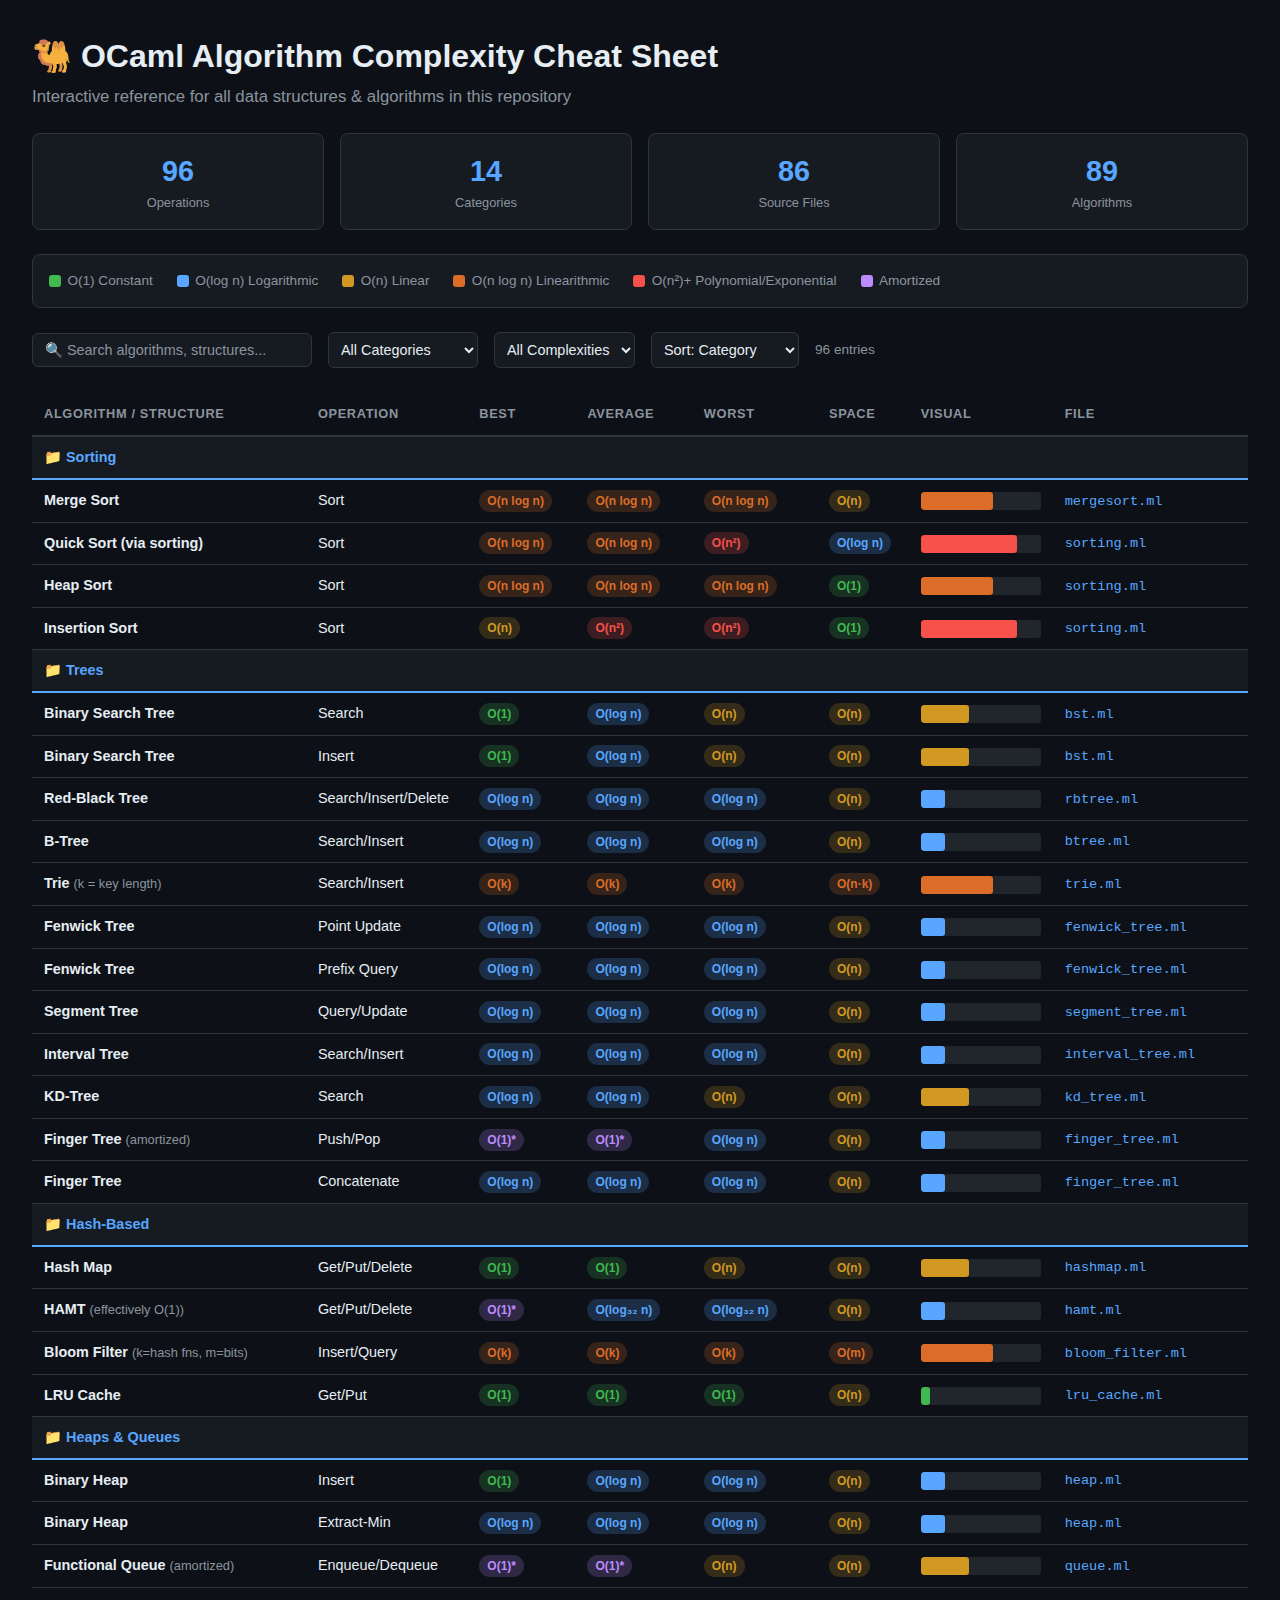
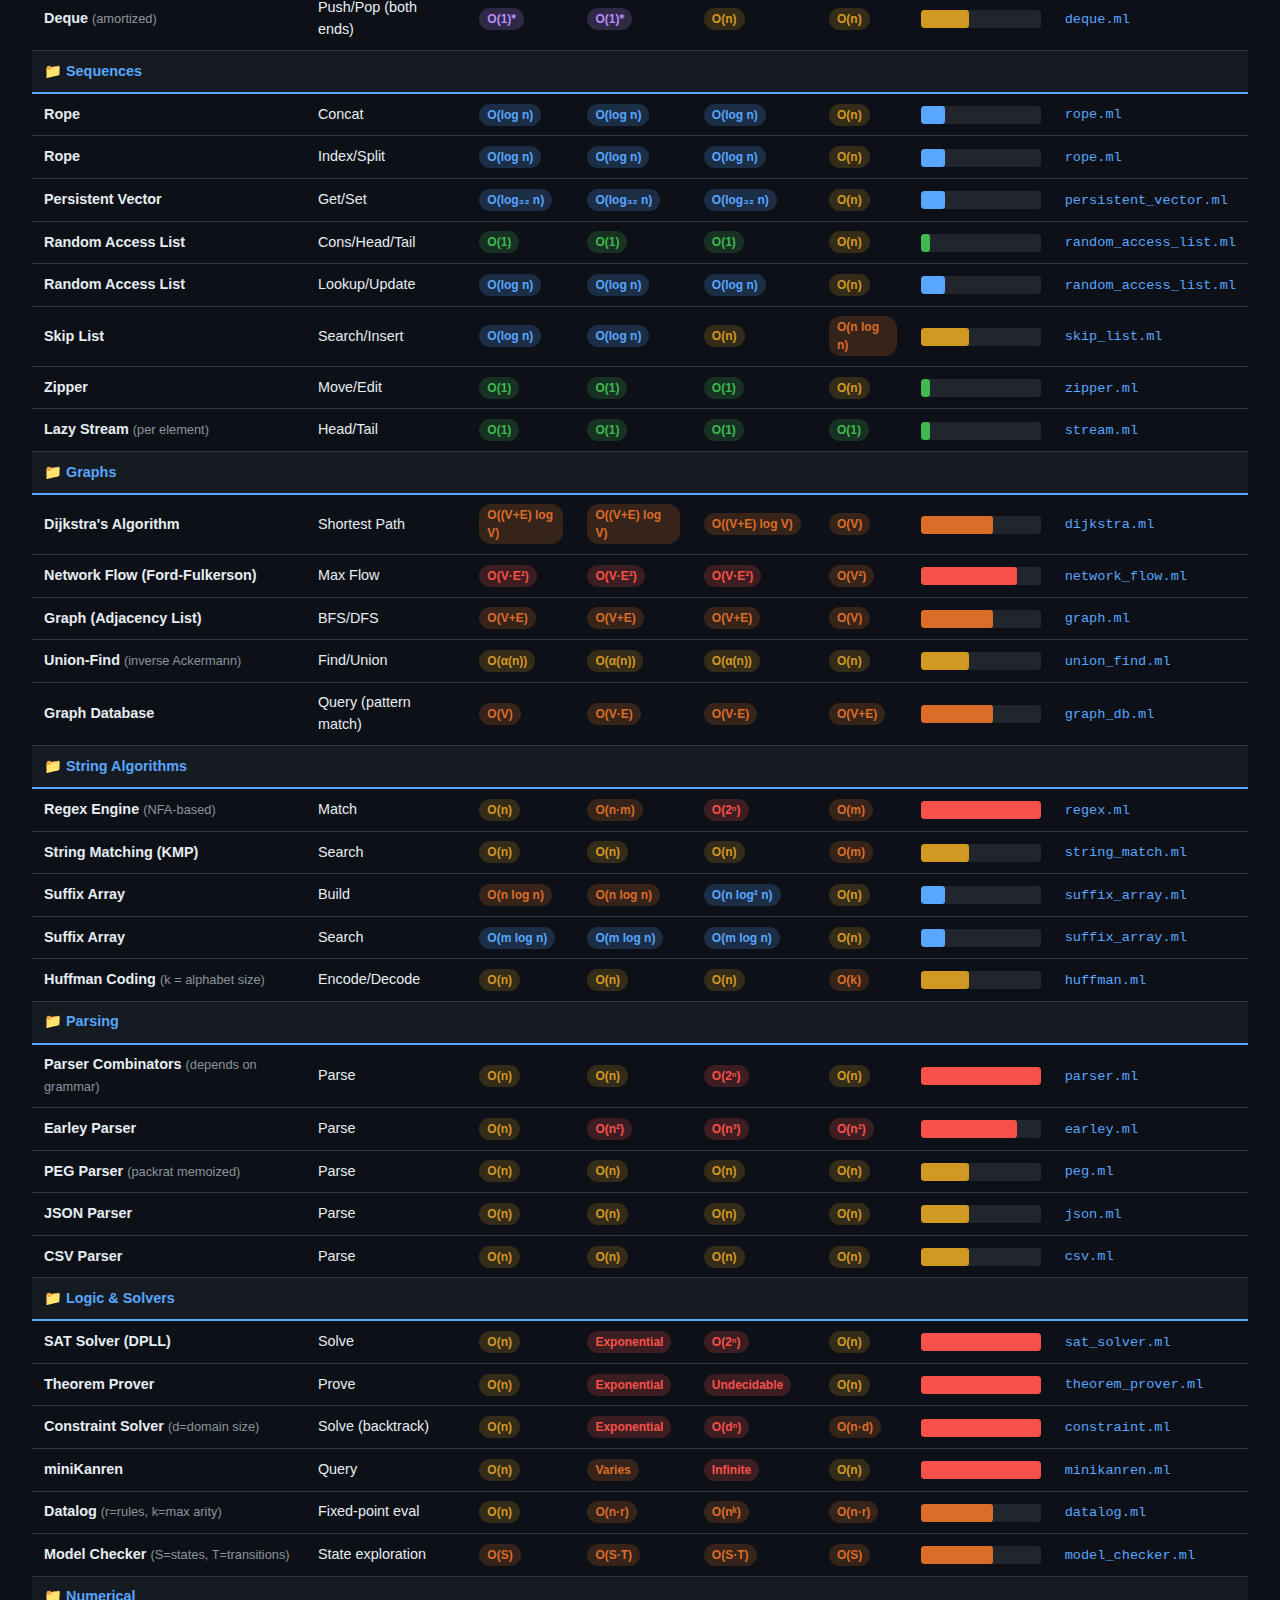
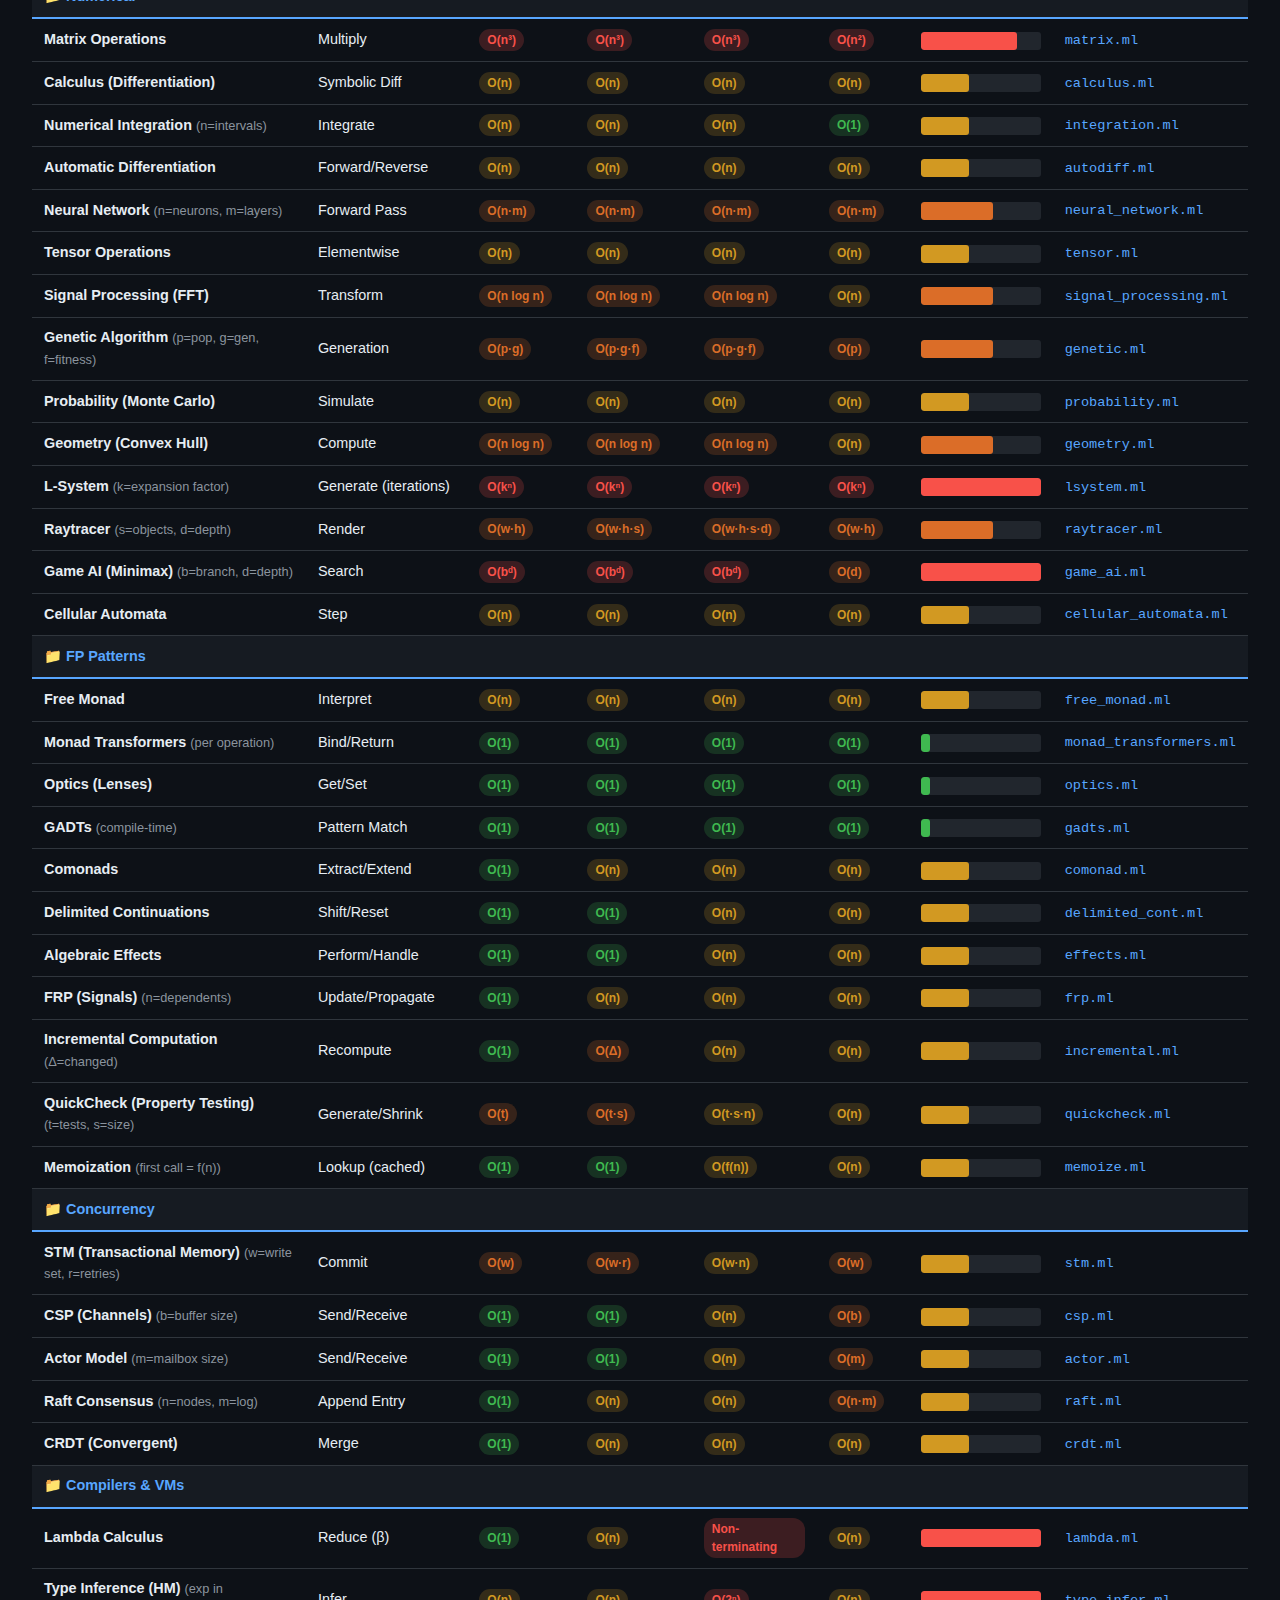
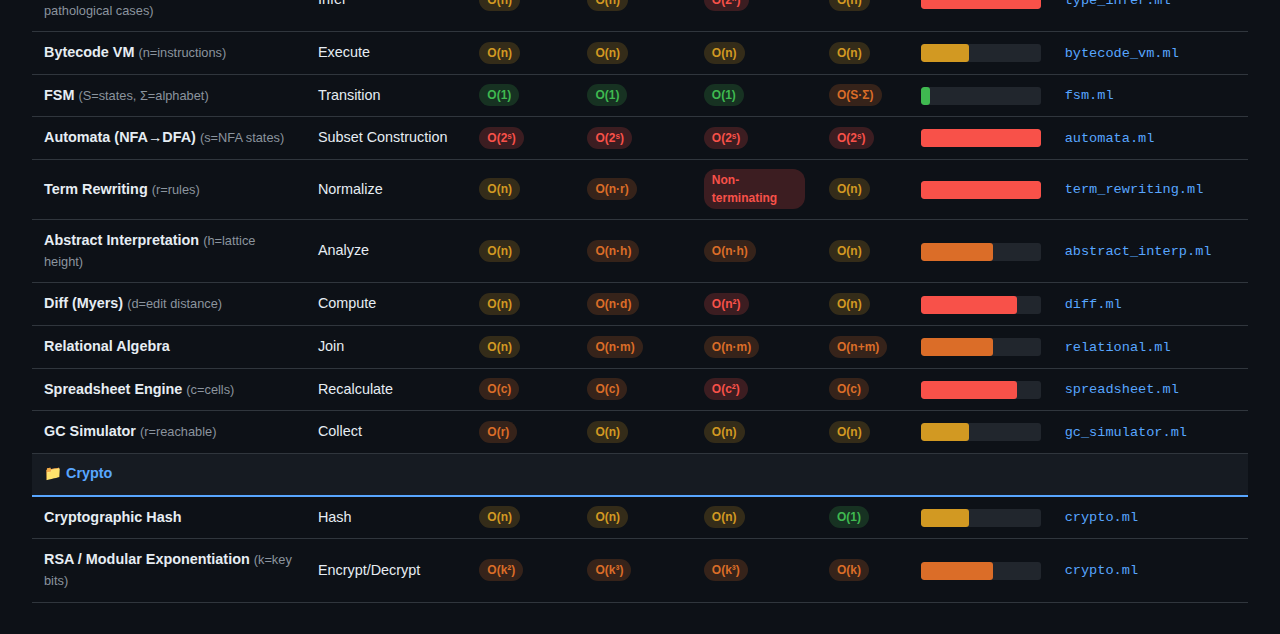
<file: docs/complexity.html>
<!DOCTYPE html>
<html lang="en">
<head>
<meta charset="UTF-8">
<meta name="viewport" content="width=device-width, initial-scale=1.0">
<title>OCaml Algorithm Complexity Cheat Sheet</title>
<style>
*{box-sizing:border-box;margin:0;padding:0}
:root{--bg:#0d1117;--card:#161b22;--border:#30363d;--text:#e6edf3;--dim:#8b949e;--accent:#58a6ff;--green:#3fb950;--yellow:#d29922;--orange:#db6d28;--red:#f85149;--purple:#bc8cff}
body{background:var(--bg);color:var(--text);font-family:-apple-system,BlinkMacSystemFont,'Segoe UI',Helvetica,Arial,sans-serif;padding:2rem;line-height:1.5}
h1{font-size:2rem;margin-bottom:.25rem}
.subtitle{color:var(--dim);margin-bottom:1.5rem;font-size:1.05rem}
.controls{display:flex;gap:1rem;flex-wrap:wrap;margin-bottom:1.5rem;align-items:center}
input[type=text]{background:var(--card);border:1px solid var(--border);color:var(--text);padding:.5rem .75rem;border-radius:6px;font-size:.9rem;width:280px}
input::placeholder{color:var(--dim)}
select{background:var(--card);border:1px solid var(--border);color:var(--text);padding:.5rem;border-radius:6px;font-size:.9rem}
.badge{display:inline-block;padding:2px 8px;border-radius:12px;font-size:.75rem;font-weight:600}
.badge-constant{background:#3fb95033;color:var(--green)}
.badge-log{background:#58a6ff33;color:var(--accent)}
.badge-linear{background:#d2992233;color:var(--yellow)}
.badge-nlogn{background:#db6d2833;color:var(--orange)}
.badge-quadratic{background:#f8514933;color:var(--red)}
.badge-exponential{background:#f8514966;color:var(--red)}
.badge-amortized{background:#bc8cff33;color:var(--purple)}
table{width:100%;border-collapse:collapse;margin-bottom:2rem}
th{text-align:left;padding:.75rem;border-bottom:2px solid var(--border);color:var(--dim);font-size:.8rem;text-transform:uppercase;letter-spacing:.05em;cursor:pointer;user-select:none}
th:hover{color:var(--accent)}
th.sorted-asc::after{content:" ▲";color:var(--accent)}
th.sorted-desc::after{content:" ▼";color:var(--accent)}
td{padding:.6rem .75rem;border-bottom:1px solid var(--border);font-size:.9rem}
tr:hover{background:#1f2937}
.category-header{background:var(--card);font-weight:700;color:var(--accent);font-size:1rem;padding:.75rem}
.category-header td{border-bottom:2px solid var(--accent)}
.file-link{color:var(--accent);text-decoration:none;font-family:monospace;font-size:.85rem}
.file-link:hover{text-decoration:underline}
.bar-container{width:120px;height:18px;background:#21262d;border-radius:3px;overflow:hidden;display:inline-block;vertical-align:middle}
.bar{height:100%;border-radius:3px;min-width:2px}
.bar-1{width:8%;background:var(--green)}
.bar-2{width:20%;background:var(--accent)}
.bar-3{width:40%;background:var(--yellow)}
.bar-4{width:60%;background:var(--orange)}
.bar-5{width:80%;background:var(--red)}
.bar-6{width:100%;background:var(--red)}
.legend{display:flex;gap:1.5rem;flex-wrap:wrap;margin-bottom:1.5rem;padding:1rem;background:var(--card);border-radius:8px;border:1px solid var(--border)}
.legend-item{display:flex;align-items:center;gap:.4rem;font-size:.85rem;color:var(--dim)}
.legend-dot{width:12px;height:12px;border-radius:3px}
.stats{display:grid;grid-template-columns:repeat(auto-fit,minmax(140px,1fr));gap:1rem;margin-bottom:1.5rem}
.stat-card{background:var(--card);border:1px solid var(--border);border-radius:8px;padding:1rem;text-align:center}
.stat-num{font-size:1.8rem;font-weight:700;color:var(--accent)}
.stat-label{font-size:.8rem;color:var(--dim)}
.hidden{display:none}
@media(max-width:768px){body{padding:1rem}input[type=text]{width:100%}.controls{flex-direction:column}.bar-container{width:80px}}
</style>
</head>
<body>

<h1>🐫 OCaml Algorithm Complexity Cheat Sheet</h1>
<p class="subtitle">Interactive reference for all data structures &amp; algorithms in this repository</p>

<div class="stats" id="stats"></div>

<div class="legend">
  <div class="legend-item"><div class="legend-dot" style="background:var(--green)"></div>O(1) Constant</div>
  <div class="legend-item"><div class="legend-dot" style="background:var(--accent)"></div>O(log n) Logarithmic</div>
  <div class="legend-item"><div class="legend-dot" style="background:var(--yellow)"></div>O(n) Linear</div>
  <div class="legend-item"><div class="legend-dot" style="background:var(--orange)"></div>O(n log n) Linearithmic</div>
  <div class="legend-item"><div class="legend-dot" style="background:var(--red)"></div>O(n²)+ Polynomial/Exponential</div>
  <div class="legend-item"><div class="legend-dot" style="background:var(--purple)"></div>Amortized</div>
</div>

<div class="controls">
  <input type="text" id="search" placeholder="🔍 Search algorithms, structures...">
  <select id="categoryFilter"><option value="">All Categories</option></select>
  <select id="complexityFilter"><option value="">All Complexities</option></select>
  <select id="sortBy">
    <option value="category">Sort: Category</option>
    <option value="name">Sort: Name</option>
    <option value="best">Sort: Best Case</option>
    <option value="worst">Sort: Worst Case</option>
  </select>
  <span id="resultCount" style="color:var(--dim);font-size:.85rem"></span>
</div>

<table>
  <thead>
    <tr>
      <th data-col="name">Algorithm / Structure</th>
      <th data-col="operation">Operation</th>
      <th data-col="best">Best</th>
      <th data-col="average">Average</th>
      <th data-col="worst">Worst</th>
      <th data-col="space">Space</th>
      <th>Visual</th>
      <th data-col="file">File</th>
    </tr>
  </thead>
  <tbody id="tbody"></tbody>
</table>

<script>
const DATA = [
  // Sorting
  {cat:"Sorting",name:"Merge Sort",op:"Sort",best:"O(n log n)",avg:"O(n log n)",worst:"O(n log n)",space:"O(n)",file:"mergesort.ml"},
  {cat:"Sorting",name:"Quick Sort (via sorting)",op:"Sort",best:"O(n log n)",avg:"O(n log n)",worst:"O(n²)",space:"O(log n)",file:"sorting.ml"},
  {cat:"Sorting",name:"Heap Sort",op:"Sort",best:"O(n log n)",avg:"O(n log n)",worst:"O(n log n)",space:"O(1)",file:"sorting.ml"},
  {cat:"Sorting",name:"Insertion Sort",op:"Sort",best:"O(n)",avg:"O(n²)",worst:"O(n²)",space:"O(1)",file:"sorting.ml"},

  // Trees
  {cat:"Trees",name:"Binary Search Tree",op:"Search",best:"O(1)",avg:"O(log n)",worst:"O(n)",space:"O(n)",file:"bst.ml"},
  {cat:"Trees",name:"Binary Search Tree",op:"Insert",best:"O(1)",avg:"O(log n)",worst:"O(n)",space:"O(n)",file:"bst.ml"},
  {cat:"Trees",name:"Red-Black Tree",op:"Search/Insert/Delete",best:"O(log n)",avg:"O(log n)",worst:"O(log n)",space:"O(n)",file:"rbtree.ml"},
  {cat:"Trees",name:"B-Tree",op:"Search/Insert",best:"O(log n)",avg:"O(log n)",worst:"O(log n)",space:"O(n)",file:"btree.ml"},
  {cat:"Trees",name:"Trie",op:"Search/Insert",best:"O(k)",avg:"O(k)",worst:"O(k)",space:"O(n·k)",file:"trie.ml",note:"k = key length"},
  {cat:"Trees",name:"Fenwick Tree",op:"Point Update",best:"O(log n)",avg:"O(log n)",worst:"O(log n)",space:"O(n)",file:"fenwick_tree.ml"},
  {cat:"Trees",name:"Fenwick Tree",op:"Prefix Query",best:"O(log n)",avg:"O(log n)",worst:"O(log n)",space:"O(n)",file:"fenwick_tree.ml"},
  {cat:"Trees",name:"Segment Tree",op:"Query/Update",best:"O(log n)",avg:"O(log n)",worst:"O(log n)",space:"O(n)",file:"segment_tree.ml"},
  {cat:"Trees",name:"Interval Tree",op:"Search/Insert",best:"O(log n)",avg:"O(log n)",worst:"O(log n)",space:"O(n)",file:"interval_tree.ml"},
  {cat:"Trees",name:"KD-Tree",op:"Search",best:"O(log n)",avg:"O(log n)",worst:"O(n)",space:"O(n)",file:"kd_tree.ml"},
  {cat:"Trees",name:"Finger Tree",op:"Push/Pop",best:"O(1)*",avg:"O(1)*",worst:"O(log n)",space:"O(n)",file:"finger_tree.ml",note:"amortized"},
  {cat:"Trees",name:"Finger Tree",op:"Concatenate",best:"O(log n)",avg:"O(log n)",worst:"O(log n)",space:"O(n)",file:"finger_tree.ml"},

  // Hash-Based
  {cat:"Hash-Based",name:"Hash Map",op:"Get/Put/Delete",best:"O(1)",avg:"O(1)",worst:"O(n)",space:"O(n)",file:"hashmap.ml"},
  {cat:"Hash-Based",name:"HAMT",op:"Get/Put/Delete",best:"O(1)*",avg:"O(log₃₂ n)",worst:"O(log₃₂ n)",space:"O(n)",file:"hamt.ml",note:"effectively O(1)"},
  {cat:"Hash-Based",name:"Bloom Filter",op:"Insert/Query",best:"O(k)",avg:"O(k)",worst:"O(k)",space:"O(m)",file:"bloom_filter.ml",note:"k=hash fns, m=bits"},
  {cat:"Hash-Based",name:"LRU Cache",op:"Get/Put",best:"O(1)",avg:"O(1)",worst:"O(1)",space:"O(n)",file:"lru_cache.ml"},

  // Heaps & Priority Queues
  {cat:"Heaps & Queues",name:"Binary Heap",op:"Insert",best:"O(1)",avg:"O(log n)",worst:"O(log n)",space:"O(n)",file:"heap.ml"},
  {cat:"Heaps & Queues",name:"Binary Heap",op:"Extract-Min",best:"O(log n)",avg:"O(log n)",worst:"O(log n)",space:"O(n)",file:"heap.ml"},
  {cat:"Heaps & Queues",name:"Functional Queue",op:"Enqueue/Dequeue",best:"O(1)*",avg:"O(1)*",worst:"O(n)",space:"O(n)",file:"queue.ml",note:"amortized"},
  {cat:"Heaps & Queues",name:"Deque",op:"Push/Pop (both ends)",best:"O(1)*",avg:"O(1)*",worst:"O(n)",space:"O(n)",file:"deque.ml",note:"amortized"},

  // Sequences
  {cat:"Sequences",name:"Rope",op:"Concat",best:"O(log n)",avg:"O(log n)",worst:"O(log n)",space:"O(n)",file:"rope.ml"},
  {cat:"Sequences",name:"Rope",op:"Index/Split",best:"O(log n)",avg:"O(log n)",worst:"O(log n)",space:"O(n)",file:"rope.ml"},
  {cat:"Sequences",name:"Persistent Vector",op:"Get/Set",best:"O(log₃₂ n)",avg:"O(log₃₂ n)",worst:"O(log₃₂ n)",space:"O(n)",file:"persistent_vector.ml"},
  {cat:"Sequences",name:"Random Access List",op:"Cons/Head/Tail",best:"O(1)",avg:"O(1)",worst:"O(1)",space:"O(n)",file:"random_access_list.ml"},
  {cat:"Sequences",name:"Random Access List",op:"Lookup/Update",best:"O(log n)",avg:"O(log n)",worst:"O(log n)",space:"O(n)",file:"random_access_list.ml"},
  {cat:"Sequences",name:"Skip List",op:"Search/Insert",best:"O(log n)",avg:"O(log n)",worst:"O(n)",space:"O(n log n)",file:"skip_list.ml"},
  {cat:"Sequences",name:"Zipper",op:"Move/Edit",best:"O(1)",avg:"O(1)",worst:"O(1)",space:"O(n)",file:"zipper.ml"},
  {cat:"Sequences",name:"Lazy Stream",op:"Head/Tail",best:"O(1)",avg:"O(1)",worst:"O(1)",space:"O(1)",file:"stream.ml",note:"per element"},

  // Graphs
  {cat:"Graphs",name:"Dijkstra's Algorithm",op:"Shortest Path",best:"O((V+E) log V)",avg:"O((V+E) log V)",worst:"O((V+E) log V)",space:"O(V)",file:"dijkstra.ml"},
  {cat:"Graphs",name:"Network Flow (Ford-Fulkerson)",op:"Max Flow",best:"O(V·E²)",avg:"O(V·E²)",worst:"O(V·E²)",space:"O(V²)",file:"network_flow.ml"},
  {cat:"Graphs",name:"Graph (Adjacency List)",op:"BFS/DFS",best:"O(V+E)",avg:"O(V+E)",worst:"O(V+E)",space:"O(V)",file:"graph.ml"},
  {cat:"Graphs",name:"Union-Find",op:"Find/Union",best:"O(α(n))",avg:"O(α(n))",worst:"O(α(n))",space:"O(n)",file:"union_find.ml",note:"inverse Ackermann"},
  {cat:"Graphs",name:"Graph Database",op:"Query (pattern match)",best:"O(V)",avg:"O(V·E)",worst:"O(V·E)",space:"O(V+E)",file:"graph_db.ml"},

  // String Algorithms
  {cat:"String Algorithms",name:"Regex Engine",op:"Match",best:"O(n)",avg:"O(n·m)",worst:"O(2ⁿ)",space:"O(m)",file:"regex.ml",note:"NFA-based"},
  {cat:"String Algorithms",name:"String Matching (KMP)",op:"Search",best:"O(n)",avg:"O(n)",worst:"O(n)",space:"O(m)",file:"string_match.ml"},
  {cat:"String Algorithms",name:"Suffix Array",op:"Build",best:"O(n log n)",avg:"O(n log n)",worst:"O(n log² n)",space:"O(n)",file:"suffix_array.ml"},
  {cat:"String Algorithms",name:"Suffix Array",op:"Search",best:"O(m log n)",avg:"O(m log n)",worst:"O(m log n)",space:"O(n)",file:"suffix_array.ml"},
  {cat:"String Algorithms",name:"Huffman Coding",op:"Encode/Decode",best:"O(n)",avg:"O(n)",worst:"O(n)",space:"O(k)",file:"huffman.ml",note:"k = alphabet size"},

  // Parsing
  {cat:"Parsing",name:"Parser Combinators",op:"Parse",best:"O(n)",avg:"O(n)",worst:"O(2ⁿ)",space:"O(n)",file:"parser.ml",note:"depends on grammar"},
  {cat:"Parsing",name:"Earley Parser",op:"Parse",best:"O(n)",avg:"O(n²)",worst:"O(n³)",space:"O(n²)",file:"earley.ml"},
  {cat:"Parsing",name:"PEG Parser",op:"Parse",best:"O(n)",avg:"O(n)",worst:"O(n)",space:"O(n)",file:"peg.ml",note:"packrat memoized"},
  {cat:"Parsing",name:"JSON Parser",op:"Parse",best:"O(n)",avg:"O(n)",worst:"O(n)",space:"O(n)",file:"json.ml"},
  {cat:"Parsing",name:"CSV Parser",op:"Parse",best:"O(n)",avg:"O(n)",worst:"O(n)",space:"O(n)",file:"csv.ml"},

  // Logic & Solvers
  {cat:"Logic & Solvers",name:"SAT Solver (DPLL)",op:"Solve",best:"O(n)",avg:"Exponential",worst:"O(2ⁿ)",space:"O(n)",file:"sat_solver.ml"},
  {cat:"Logic & Solvers",name:"Theorem Prover",op:"Prove",best:"O(n)",avg:"Exponential",worst:"Undecidable",space:"O(n)",file:"theorem_prover.ml"},
  {cat:"Logic & Solvers",name:"Constraint Solver",op:"Solve (backtrack)",best:"O(n)",avg:"Exponential",worst:"O(dⁿ)",space:"O(n·d)",file:"constraint.ml",note:"d=domain size"},
  {cat:"Logic & Solvers",name:"miniKanren",op:"Query",best:"O(n)",avg:"Varies",worst:"Infinite",space:"O(n)",file:"minikanren.ml"},
  {cat:"Logic & Solvers",name:"Datalog",op:"Fixed-point eval",best:"O(n)",avg:"O(n·r)",worst:"O(nᵏ)",space:"O(n·r)",file:"datalog.ml",note:"r=rules, k=max arity"},
  {cat:"Logic & Solvers",name:"Model Checker",op:"State exploration",best:"O(S)",avg:"O(S·T)",worst:"O(S·T)",space:"O(S)",file:"model_checker.ml",note:"S=states, T=transitions"},

  // Numerical & Scientific
  {cat:"Numerical",name:"Matrix Operations",op:"Multiply",best:"O(n³)",avg:"O(n³)",worst:"O(n³)",space:"O(n²)",file:"matrix.ml"},
  {cat:"Numerical",name:"Calculus (Differentiation)",op:"Symbolic Diff",best:"O(n)",avg:"O(n)",worst:"O(n)",space:"O(n)",file:"calculus.ml"},
  {cat:"Numerical",name:"Numerical Integration",op:"Integrate",best:"O(n)",avg:"O(n)",worst:"O(n)",space:"O(1)",file:"integration.ml",note:"n=intervals"},
  {cat:"Numerical",name:"Automatic Differentiation",op:"Forward/Reverse",best:"O(n)",avg:"O(n)",worst:"O(n)",space:"O(n)",file:"autodiff.ml"},
  {cat:"Numerical",name:"Neural Network",op:"Forward Pass",best:"O(n·m)",avg:"O(n·m)",worst:"O(n·m)",space:"O(n·m)",file:"neural_network.ml",note:"n=neurons, m=layers"},
  {cat:"Numerical",name:"Tensor Operations",op:"Elementwise",best:"O(n)",avg:"O(n)",worst:"O(n)",space:"O(n)",file:"tensor.ml"},
  {cat:"Numerical",name:"Signal Processing (FFT)",op:"Transform",best:"O(n log n)",avg:"O(n log n)",worst:"O(n log n)",space:"O(n)",file:"signal_processing.ml"},
  {cat:"Numerical",name:"Genetic Algorithm",op:"Generation",best:"O(p·g)",avg:"O(p·g·f)",worst:"O(p·g·f)",space:"O(p)",file:"genetic.ml",note:"p=pop, g=gen, f=fitness"},
  {cat:"Numerical",name:"Probability (Monte Carlo)",op:"Simulate",best:"O(n)",avg:"O(n)",worst:"O(n)",space:"O(n)",file:"probability.ml"},
  {cat:"Numerical",name:"Geometry (Convex Hull)",op:"Compute",best:"O(n log n)",avg:"O(n log n)",worst:"O(n log n)",space:"O(n)",file:"geometry.ml"},
  {cat:"Numerical",name:"L-System",op:"Generate (iterations)",best:"O(kⁿ)",avg:"O(kⁿ)",worst:"O(kⁿ)",space:"O(kⁿ)",file:"lsystem.ml",note:"k=expansion factor"},
  {cat:"Numerical",name:"Raytracer",op:"Render",best:"O(w·h)",avg:"O(w·h·s)",worst:"O(w·h·s·d)",space:"O(w·h)",file:"raytracer.ml",note:"s=objects, d=depth"},
  {cat:"Numerical",name:"Game AI (Minimax)",op:"Search",best:"O(bᵈ)",avg:"O(bᵈ)",worst:"O(bᵈ)",space:"O(d)",file:"game_ai.ml",note:"b=branch, d=depth"},
  {cat:"Numerical",name:"Cellular Automata",op:"Step",best:"O(n)",avg:"O(n)",worst:"O(n)",space:"O(n)",file:"cellular_automata.ml"},

  // Functional Programming
  {cat:"FP Patterns",name:"Free Monad",op:"Interpret",best:"O(n)",avg:"O(n)",worst:"O(n)",space:"O(n)",file:"free_monad.ml"},
  {cat:"FP Patterns",name:"Monad Transformers",op:"Bind/Return",best:"O(1)",avg:"O(1)",worst:"O(1)",space:"O(1)",file:"monad_transformers.ml",note:"per operation"},
  {cat:"FP Patterns",name:"Optics (Lenses)",op:"Get/Set",best:"O(1)",avg:"O(1)",worst:"O(1)",space:"O(1)",file:"optics.ml"},
  {cat:"FP Patterns",name:"GADTs",op:"Pattern Match",best:"O(1)",avg:"O(1)",worst:"O(1)",space:"O(1)",file:"gadts.ml",note:"compile-time"},
  {cat:"FP Patterns",name:"Comonads",op:"Extract/Extend",best:"O(1)",avg:"O(n)",worst:"O(n)",space:"O(n)",file:"comonad.ml"},
  {cat:"FP Patterns",name:"Delimited Continuations",op:"Shift/Reset",best:"O(1)",avg:"O(1)",worst:"O(n)",space:"O(n)",file:"delimited_cont.ml"},
  {cat:"FP Patterns",name:"Algebraic Effects",op:"Perform/Handle",best:"O(1)",avg:"O(1)",worst:"O(n)",space:"O(n)",file:"effects.ml"},
  {cat:"FP Patterns",name:"FRP (Signals)",op:"Update/Propagate",best:"O(1)",avg:"O(n)",worst:"O(n)",space:"O(n)",file:"frp.ml",note:"n=dependents"},
  {cat:"FP Patterns",name:"Incremental Computation",op:"Recompute",best:"O(1)",avg:"O(Δ)",worst:"O(n)",space:"O(n)",file:"incremental.ml",note:"Δ=changed"},
  {cat:"FP Patterns",name:"QuickCheck (Property Testing)",op:"Generate/Shrink",best:"O(t)",avg:"O(t·s)",worst:"O(t·s·n)",space:"O(n)",file:"quickcheck.ml",note:"t=tests, s=size"},
  {cat:"FP Patterns",name:"Memoization",op:"Lookup (cached)",best:"O(1)",avg:"O(1)",worst:"O(f(n))",space:"O(n)",file:"memoize.ml",note:"first call = f(n)"},

  // Concurrency & Distributed
  {cat:"Concurrency",name:"STM (Transactional Memory)",op:"Commit",best:"O(w)",avg:"O(w·r)",worst:"O(w·n)",space:"O(w)",file:"stm.ml",note:"w=write set, r=retries"},
  {cat:"Concurrency",name:"CSP (Channels)",op:"Send/Receive",best:"O(1)",avg:"O(1)",worst:"O(n)",space:"O(b)",file:"csp.ml",note:"b=buffer size"},
  {cat:"Concurrency",name:"Actor Model",op:"Send/Receive",best:"O(1)",avg:"O(1)",worst:"O(n)",space:"O(m)",file:"actor.ml",note:"m=mailbox size"},
  {cat:"Concurrency",name:"Raft Consensus",op:"Append Entry",best:"O(1)",avg:"O(n)",worst:"O(n)",space:"O(n·m)",file:"raft.ml",note:"n=nodes, m=log"},
  {cat:"Concurrency",name:"CRDT (Convergent)",op:"Merge",best:"O(1)",avg:"O(n)",worst:"O(n)",space:"O(n)",file:"crdt.ml"},

  // Compilers & VMs
  {cat:"Compilers & VMs",name:"Lambda Calculus",op:"Reduce (β)",best:"O(1)",avg:"O(n)",worst:"Non-terminating",space:"O(n)",file:"lambda.ml"},
  {cat:"Compilers & VMs",name:"Type Inference (HM)",op:"Infer",best:"O(n)",avg:"O(n)",worst:"O(2ⁿ)",space:"O(n)",file:"type_infer.ml",note:"exp in pathological cases"},
  {cat:"Compilers & VMs",name:"Bytecode VM",op:"Execute",best:"O(n)",avg:"O(n)",worst:"O(n)",space:"O(n)",file:"bytecode_vm.ml",note:"n=instructions"},
  {cat:"Compilers & VMs",name:"FSM",op:"Transition",best:"O(1)",avg:"O(1)",worst:"O(1)",space:"O(S·Σ)",file:"fsm.ml",note:"S=states, Σ=alphabet"},
  {cat:"Compilers & VMs",name:"Automata (NFA→DFA)",op:"Subset Construction",best:"O(2ˢ)",avg:"O(2ˢ)",worst:"O(2ˢ)",space:"O(2ˢ)",file:"automata.ml",note:"s=NFA states"},
  {cat:"Compilers & VMs",name:"Term Rewriting",op:"Normalize",best:"O(n)",avg:"O(n·r)",worst:"Non-terminating",space:"O(n)",file:"term_rewriting.ml",note:"r=rules"},
  {cat:"Compilers & VMs",name:"Abstract Interpretation",op:"Analyze",best:"O(n)",avg:"O(n·h)",worst:"O(n·h)",space:"O(n)",file:"abstract_interp.ml",note:"h=lattice height"},
  {cat:"Compilers & VMs",name:"Diff (Myers)",op:"Compute",best:"O(n)",avg:"O(n·d)",worst:"O(n²)",space:"O(n)",file:"diff.ml",note:"d=edit distance"},
  {cat:"Compilers & VMs",name:"Relational Algebra",op:"Join",best:"O(n)",avg:"O(n·m)",worst:"O(n·m)",space:"O(n+m)",file:"relational.ml"},
  {cat:"Compilers & VMs",name:"Spreadsheet Engine",op:"Recalculate",best:"O(c)",avg:"O(c)",worst:"O(c²)",space:"O(c)",file:"spreadsheet.ml",note:"c=cells"},
  {cat:"Compilers & VMs",name:"GC Simulator",op:"Collect",best:"O(r)",avg:"O(n)",worst:"O(n)",space:"O(n)",file:"gc_simulator.ml",note:"r=reachable"},

  // Crypto
  {cat:"Crypto",name:"Cryptographic Hash",op:"Hash",best:"O(n)",avg:"O(n)",worst:"O(n)",space:"O(1)",file:"crypto.ml"},
  {cat:"Crypto",name:"RSA / Modular Exponentiation",op:"Encrypt/Decrypt",best:"O(k²)",avg:"O(k³)",worst:"O(k³)",space:"O(k)",file:"crypto.ml",note:"k=key bits"},
];

// Complexity rank for sorting/visualization
function complexityRank(s) {
  if (!s) return 99;
  const l = s.toLowerCase();
  if (l.includes('undecidable') || l.includes('non-terminating') || l.includes('infinite')) return 7;
  if (l.includes('exponential') || l.includes('2ⁿ') || l.includes('2ˢ') || l.includes('bᵈ') || l.includes('kⁿ') || l.includes('dⁿ')) return 6;
  if (l.includes('n³') || l.includes('n²') || l.includes('v·e²') || l.includes('c²')) return 5;
  if (l.includes('n log n') || l.includes('n·r') || l.includes('n·m') || l.includes('n·d') || l.includes('v+e) log')) return 4;
  if (l.includes('n)') && !l.includes('log')) return 3;
  if (l.includes('log')) return 2;
  if (l.includes('1)') || l.includes('α(')) return 1;
  return 4;
}

function badgeClass(rank) {
  if (rank <= 1) return 'badge-constant';
  if (rank <= 2) return 'badge-log';
  if (rank <= 3) return 'badge-linear';
  if (rank <= 4) return 'badge-nlogn';
  return 'badge-quadratic';
}

function barClass(rank) {
  return 'bar-' + Math.min(rank, 6);
}

function renderBadge(text) {
  const r = complexityRank(text);
  const am = text && text.includes('*') ? ' badge-amortized' : '';
  return `<span class="badge ${badgeClass(r)}${am}">${text}</span>`;
}

// Build categories
const categories = [...new Set(DATA.map(d => d.cat))];
const catFilter = document.getElementById('categoryFilter');
categories.forEach(c => { const o = document.createElement('option'); o.value = c; o.textContent = c; catFilter.appendChild(o); });

// Complexity filter
const compFilter = document.getElementById('complexityFilter');
['O(1)','O(log n)','O(n)','O(n log n)','O(n²)+','Exponential+'].forEach((c,i) => {
  const o = document.createElement('option'); o.value = i+1; o.textContent = c; compFilter.appendChild(o);
});

// Stats
function updateStats(filtered) {
  const s = document.getElementById('stats');
  const cats = new Set(filtered.map(d=>d.cat));
  const files = new Set(filtered.map(d=>d.file));
  s.innerHTML = `
    <div class="stat-card"><div class="stat-num">${filtered.length}</div><div class="stat-label">Operations</div></div>
    <div class="stat-card"><div class="stat-num">${cats.size}</div><div class="stat-label">Categories</div></div>
    <div class="stat-card"><div class="stat-num">${files.size}</div><div class="stat-label">Source Files</div></div>
    <div class="stat-card"><div class="stat-num">${new Set(filtered.map(d=>d.name)).size}</div><div class="stat-label">Algorithms</div></div>
  `;
}

function render() {
  const q = document.getElementById('search').value.toLowerCase();
  const cat = catFilter.value;
  const comp = parseInt(compFilter.value) || 0;
  const sort = document.getElementById('sortBy').value;

  let filtered = DATA.filter(d => {
    if (cat && d.cat !== cat) return false;
    if (q && !(d.name+d.op+d.cat+d.file+(d.note||'')).toLowerCase().includes(q)) return false;
    if (comp) {
      const wr = complexityRank(d.worst);
      if (comp <= 5 && wr !== comp) return false;
      if (comp === 6 && wr < 6) return false;
    }
    return true;
  });

  if (sort === 'name') filtered.sort((a,b) => a.name.localeCompare(b.name));
  else if (sort === 'best') filtered.sort((a,b) => complexityRank(a.best) - complexityRank(b.best));
  else if (sort === 'worst') filtered.sort((a,b) => complexityRank(a.worst) - complexityRank(b.worst));
  // default: category order

  const tbody = document.getElementById('tbody');
  let html = '';
  let lastCat = '';
  filtered.forEach(d => {
    if (sort === 'category' && d.cat !== lastCat) {
      html += `<tr class="category-header"><td colspan="8">📁 ${d.cat}</td></tr>`;
      lastCat = d.cat;
    }
    const wr = complexityRank(d.worst);
    const noteSpan = d.note ? ` <span style="color:var(--dim);font-size:.8rem">(${d.note})</span>` : '';
    html += `<tr>
      <td><strong>${d.name}</strong>${noteSpan}</td>
      <td>${d.op}</td>
      <td>${renderBadge(d.best)}</td>
      <td>${renderBadge(d.avg)}</td>
      <td>${renderBadge(d.worst)}</td>
      <td>${renderBadge(d.space)}</td>
      <td><div class="bar-container"><div class="bar ${barClass(wr)}"></div></div></td>
      <td><a class="file-link" href="../${d.file}">${d.file}</a></td>
    </tr>`;
  });
  tbody.innerHTML = html;
  document.getElementById('resultCount').textContent = `${filtered.length} entries`;
  updateStats(filtered);
}

document.getElementById('search').addEventListener('input', render);
catFilter.addEventListener('change', render);
compFilter.addEventListener('change', render);
document.getElementById('sortBy').addEventListener('change', render);

// Column sorting
document.querySelectorAll('th[data-col]').forEach(th => {
  th.addEventListener('click', () => {
    const col = th.dataset.col;
    document.getElementById('sortBy').value = col === 'worst' ? 'worst' : col === 'best' ? 'best' : col === 'name' ? 'name' : 'category';
    render();
  });
});

render();
</script>
</body>
</html>
</file>
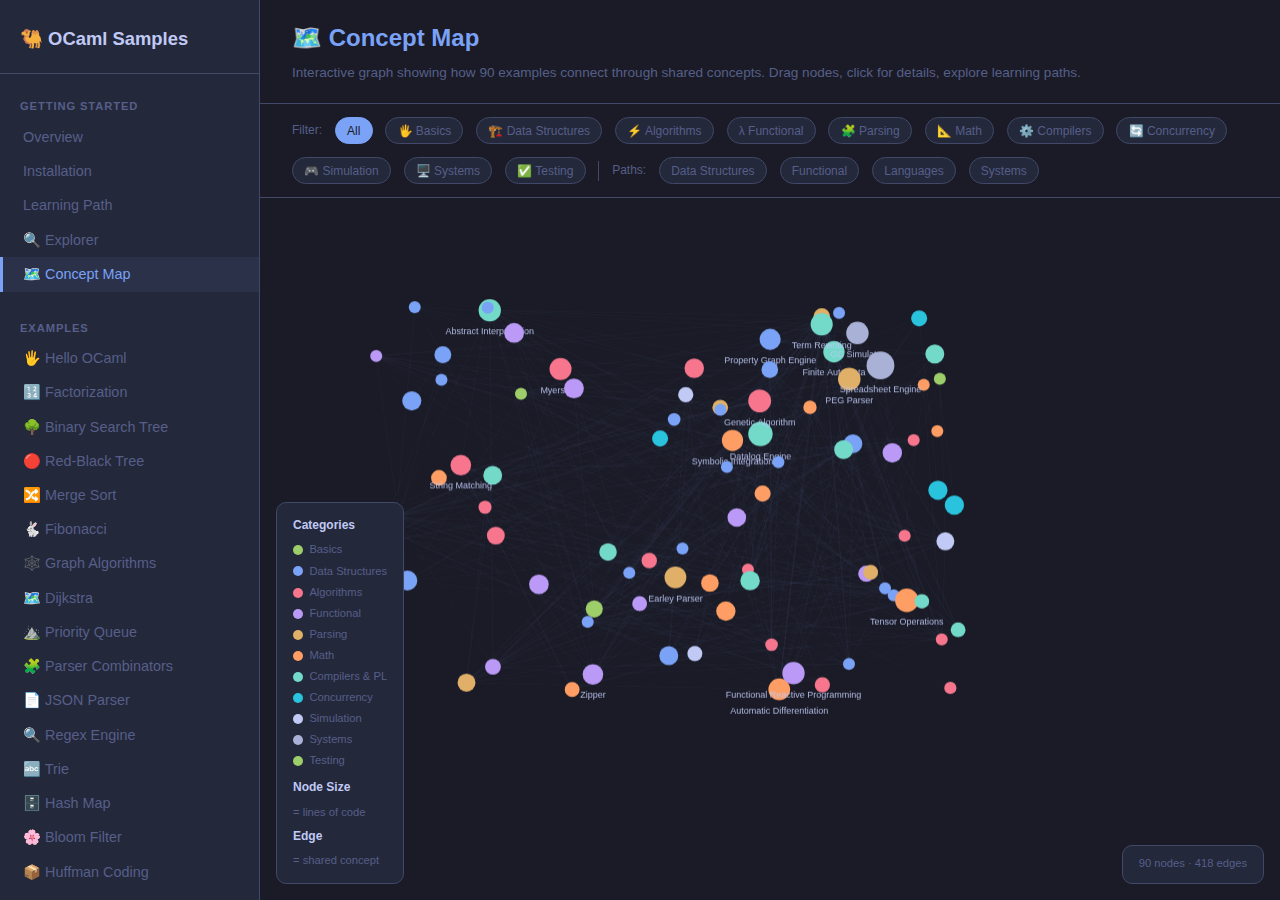
<file: docs/concept-map.html>
<!DOCTYPE html>
<html lang="en">
<head>
    <meta charset="UTF-8">
    <meta name="viewport" content="width=device-width, initial-scale=1.0">
    <title>OCaml Sample Code — Concept Map</title>
    <link rel="stylesheet" href="style.css">
    <style>
        .map-main { padding: 0; display: flex; flex-direction: column; height: 100vh; overflow: hidden; }
        .map-header { padding: 1.2rem 2rem; border-bottom: 1px solid var(--border); flex-shrink: 0; }
        .map-header h1 { font-size: 1.5rem; color: var(--accent2); margin-bottom: 0.3rem; }
        .map-header p { color: var(--text-dim); font-size: 0.85rem; }

        .map-toolbar { display: flex; gap: 0.8rem; padding: 0.8rem 2rem; border-bottom: 1px solid var(--border); flex-shrink: 0; flex-wrap: wrap; align-items: center; }
        .toolbar-btn { padding: 0.35rem 0.7rem; background: var(--surface); border: 1px solid var(--border); color: var(--text-dim); border-radius: 16px; font-size: 0.75rem; cursor: pointer; transition: all 0.2s; }
        .toolbar-btn:hover { border-color: var(--accent2); color: var(--text); }
        .toolbar-btn.active { background: var(--accent2); color: var(--bg); border-color: var(--accent2); }
        .toolbar-sep { width: 1px; height: 20px; background: var(--border); }
        .toolbar-label { font-size: 0.75rem; color: var(--text-dim); }

        .map-container { flex: 1; position: relative; overflow: hidden; background: var(--bg); }
        canvas#graph { width: 100%; height: 100%; display: block; }

        .info-panel { position: absolute; top: 1rem; right: 1rem; width: 320px; background: var(--surface); border: 1px solid var(--border); border-radius: 12px; padding: 1.2rem; display: none; max-height: calc(100vh - 200px); overflow-y: auto; z-index: 10; }
        .info-panel.visible { display: block; }
        .info-panel h3 { font-size: 1rem; color: var(--accent2); margin-bottom: 0.4rem; }
        .info-panel .info-desc { font-size: 0.85rem; color: var(--text-dim); margin-bottom: 0.8rem; line-height: 1.5; }
        .info-panel .info-meta { font-size: 0.75rem; color: var(--text-dim); margin-bottom: 0.3rem; }
        .info-panel .info-meta strong { color: var(--text); }
        .info-panel .info-connections { margin-top: 0.8rem; }
        .info-panel .info-connections h4 { font-size: 0.8rem; color: var(--accent4); margin-bottom: 0.4rem; }
        .info-conn-item { font-size: 0.78rem; color: var(--text-dim); padding: 0.2rem 0; cursor: pointer; }
        .info-conn-item:hover { color: var(--accent2); }
        .info-conn-reason { font-size: 0.65rem; color: var(--text-dim); opacity: 0.7; margin-left: 0.3rem; }
        .info-close { position: absolute; top: 0.6rem; right: 0.8rem; background: none; border: none; color: var(--text-dim); font-size: 1.1rem; cursor: pointer; }
        .info-close:hover { color: var(--text); }

        .legend { position: absolute; bottom: 1rem; left: 1rem; background: var(--surface); border: 1px solid var(--border); border-radius: 10px; padding: 0.8rem 1rem; font-size: 0.7rem; z-index: 10; }
        .legend h4 { font-size: 0.75rem; color: var(--text); margin-bottom: 0.4rem; }
        .legend-item { display: flex; align-items: center; gap: 0.4rem; margin-bottom: 0.2rem; color: var(--text-dim); }
        .legend-dot { width: 10px; height: 10px; border-radius: 50%; flex-shrink: 0; }

        .stats-overlay { position: absolute; bottom: 1rem; right: 1rem; background: var(--surface); border: 1px solid var(--border); border-radius: 10px; padding: 0.6rem 1rem; font-size: 0.7rem; color: var(--text-dim); z-index: 10; }

        .tooltip { position: absolute; background: var(--surface); border: 1px solid var(--border); border-radius: 8px; padding: 0.5rem 0.8rem; font-size: 0.75rem; color: var(--text); pointer-events: none; display: none; z-index: 20; white-space: nowrap; box-shadow: 0 4px 12px rgba(0,0,0,0.4); }

        .learning-path-panel { position: absolute; top: 1rem; left: 1rem; width: 260px; background: var(--surface); border: 1px solid var(--border); border-radius: 12px; padding: 1rem; display: none; z-index: 10; max-height: calc(100vh - 200px); overflow-y: auto; }
        .learning-path-panel.visible { display: block; }
        .learning-path-panel h3 { font-size: 0.9rem; color: var(--accent3); margin-bottom: 0.6rem; }
        .path-step { display: flex; gap: 0.5rem; margin-bottom: 0.5rem; align-items: flex-start; }
        .path-num { width: 20px; height: 20px; border-radius: 50%; background: var(--accent2); color: var(--bg); font-size: 0.65rem; display: flex; align-items: center; justify-content: center; flex-shrink: 0; font-weight: 700; }
        .path-info { font-size: 0.78rem; }
        .path-info .path-title { color: var(--text); cursor: pointer; }
        .path-info .path-title:hover { color: var(--accent2); }
        .path-info .path-cat { font-size: 0.65rem; color: var(--text-dim); }
        .path-close { position: absolute; top: 0.5rem; right: 0.7rem; background: none; border: none; color: var(--text-dim); font-size: 1rem; cursor: pointer; }

        @media (max-width: 768px) {
            .info-panel { width: 260px; }
            .learning-path-panel { width: 220px; }
        }
    </style>
</head>
<body>
    <nav class="sidebar">
        <div class="sidebar-header">
            <a href="index.html" class="logo">🐫 OCaml Samples</a>
        </div>
        <div class="nav-section">
            <div class="nav-title">Getting Started</div>
            <a href="index.html" class="nav-link">Overview</a>
            <a href="setup.html" class="nav-link">Installation</a>
            <a href="learning-path.html" class="nav-link">Learning Path</a>
            <a href="explorer.html" class="nav-link">🔍 Explorer</a>
            <a href="concept-map.html" class="nav-link active">🗺️ Concept Map</a>
        </div>
        <div class="nav-section">
            <div class="nav-title">Examples</div>
            <a href="hello.html" class="nav-link">🖐 Hello OCaml</a>
            <a href="factor.html" class="nav-link">🔢 Factorization</a>
            <a href="bst.html" class="nav-link">🌳 Binary Search Tree</a>
            <a href="rbtree.html" class="nav-link">🔴 Red-Black Tree</a>
            <a href="mergesort.html" class="nav-link">🔀 Merge Sort</a>
            <a href="fibonacci.html" class="nav-link">🐇 Fibonacci</a>
            <a href="graph.html" class="nav-link">🕸️ Graph Algorithms</a>
            <a href="dijkstra.html" class="nav-link">🗺️ Dijkstra</a>
            <a href="heap.html" class="nav-link">⛰️ Priority Queue</a>
            <a href="parser.html" class="nav-link">🧩 Parser Combinators</a>
            <a href="json.html" class="nav-link">📄 JSON Parser</a>
            <a href="regex.html" class="nav-link">🔍 Regex Engine</a>
            <a href="trie.html" class="nav-link">🔤 Trie</a>
            <a href="hashmap.html" class="nav-link">🗄️ Hash Map</a>
            <a href="bloom-filter.html" class="nav-link">🌸 Bloom Filter</a>
            <a href="huffman.html" class="nav-link">📦 Huffman Coding</a>
        </div>
    </nav>

    <main class="content map-main">
        <div class="map-header">
            <h1>🗺️ Concept Map</h1>
            <p>Interactive graph showing how <span id="node-count">0</span> examples connect through shared concepts. Drag nodes, click for details, explore learning paths.</p>
        </div>

        <div class="map-toolbar">
            <span class="toolbar-label">Filter:</span>
            <button class="toolbar-btn active" data-filter="all">All</button>
            <button class="toolbar-btn" data-filter="basics">🖐 Basics</button>
            <button class="toolbar-btn" data-filter="data-structures">🏗️ Data Structures</button>
            <button class="toolbar-btn" data-filter="algorithms">⚡ Algorithms</button>
            <button class="toolbar-btn" data-filter="functional">λ Functional</button>
            <button class="toolbar-btn" data-filter="parsing">🧩 Parsing</button>
            <button class="toolbar-btn" data-filter="math">📐 Math</button>
            <button class="toolbar-btn" data-filter="compilers">⚙️ Compilers</button>
            <button class="toolbar-btn" data-filter="concurrency">🔄 Concurrency</button>
            <button class="toolbar-btn" data-filter="simulation">🎮 Simulation</button>
            <button class="toolbar-btn" data-filter="systems">🖥️ Systems</button>
            <button class="toolbar-btn" data-filter="testing">✅ Testing</button>
            <div class="toolbar-sep"></div>
            <span class="toolbar-label">Paths:</span>
            <button class="toolbar-btn" id="btn-path-ds">Data Structures</button>
            <button class="toolbar-btn" id="btn-path-fp">Functional</button>
            <button class="toolbar-btn" id="btn-path-pl">Languages</button>
            <button class="toolbar-btn" id="btn-path-sys">Systems</button>
        </div>

        <div class="map-container">
            <canvas id="graph"></canvas>

            <div class="tooltip" id="tooltip"></div>

            <div class="info-panel" id="info-panel">
                <button class="info-close" id="info-close">&times;</button>
                <h3 id="info-title"></h3>
                <div class="info-desc" id="info-desc"></div>
                <div class="info-meta" id="info-meta"></div>
                <div class="info-connections" id="info-connections"></div>
            </div>

            <div class="learning-path-panel" id="path-panel">
                <button class="path-close" id="path-close">&times;</button>
                <h3 id="path-title"></h3>
                <div id="path-steps"></div>
            </div>

            <div class="legend">
                <h4>Categories</h4>
                <div class="legend-item"><div class="legend-dot" style="background:#9ece6a"></div> Basics</div>
                <div class="legend-item"><div class="legend-dot" style="background:#7aa2f7"></div> Data Structures</div>
                <div class="legend-item"><div class="legend-dot" style="background:#f7768e"></div> Algorithms</div>
                <div class="legend-item"><div class="legend-dot" style="background:#bb9af7"></div> Functional</div>
                <div class="legend-item"><div class="legend-dot" style="background:#e0af68"></div> Parsing</div>
                <div class="legend-item"><div class="legend-dot" style="background:#ff9e64"></div> Math</div>
                <div class="legend-item"><div class="legend-dot" style="background:#73daca"></div> Compilers &amp; PL</div>
                <div class="legend-item"><div class="legend-dot" style="background:#2ac3de"></div> Concurrency</div>
                <div class="legend-item"><div class="legend-dot" style="background:#c0caf5"></div> Simulation</div>
                <div class="legend-item"><div class="legend-dot" style="background:#a9b1d6"></div> Systems</div>
                <div class="legend-item"><div class="legend-dot" style="background:#9ece6a"></div> Testing</div>
                <h4 style="margin-top:0.5rem">Node Size</h4>
                <div style="color:var(--text-dim)">= lines of code</div>
                <h4 style="margin-top:0.3rem">Edge</h4>
                <div style="color:var(--text-dim)">= shared concept</div>
            </div>

            <div class="stats-overlay" id="stats-overlay"></div>
        </div>
    </main>

<script>
// ── Example data ──
const EXAMPLES = [
    { name: "abstract_interp", title: "Abstract Interpretation", desc: "Abstract interpretation with interval domain — static program analysis", lines: 1121, category: "compilers", difficulty: "advanced", concepts: ["pattern-matching", "variants", "static-analysis", "abstract-domains"] },
    { name: "actor", title: "Actor Model", desc: "Message-passing concurrency with actors, mailboxes, and supervision", lines: 837, category: "concurrency", difficulty: "advanced", concepts: ["concurrency", "message-passing", "queues", "pattern-matching"] },
    { name: "autodiff", title: "Automatic Differentiation", desc: "Forward and reverse mode automatic differentiation for ML/optimization", lines: 1063, category: "math", difficulty: "advanced", concepts: ["recursion", "variants", "numerical-methods", "graphs"] },
    { name: "automata", title: "Finite Automata", desc: "NFA/DFA construction, Thompson's construction, subset construction, minimization", lines: 1030, category: "compilers", difficulty: "advanced", concepts: ["state-machines", "sets", "graphs", "pattern-matching"] },
    { name: "bloom_filter", title: "Bloom Filter", desc: "Probabilistic set membership — space-efficient data structure with tunable false positives", lines: 178, category: "data-structures", difficulty: "intermediate", concepts: ["hashing", "arrays", "probability"] },
    { name: "bst", title: "Binary Search Tree", desc: "BST operations using algebraic data types — insert, search, delete, traversal", lines: 96, category: "data-structures", difficulty: "beginner", concepts: ["recursion", "variants", "pattern-matching", "trees"] },
    { name: "btree", title: "B-Tree", desc: "B-tree with configurable order — balanced multi-way search tree for databases", lines: 201, category: "data-structures", difficulty: "intermediate", concepts: ["trees", "variants", "pattern-matching", "balancing"] },
    { name: "bytecode_vm", title: "Bytecode VM", desc: "Stack-based virtual machine with bytecode compiler, garbage collector, closures", lines: 689, category: "compilers", difficulty: "advanced", concepts: ["stacks", "arrays", "pattern-matching", "compilation"] },
    { name: "calculus", title: "Symbolic Differentiation", desc: "Compute derivatives of mathematical expressions symbolically", lines: 403, category: "math", difficulty: "intermediate", concepts: ["recursion", "variants", "pattern-matching", "symbolic-math"] },
    { name: "cellular_automata", title: "Cellular Automata", desc: "Game of Life, Elementary (Rule 110), Langton's Ant, Wireworld", lines: 509, category: "simulation", difficulty: "intermediate", concepts: ["arrays", "iteration", "simulation", "pattern-matching"] },
    { name: "comonad", title: "Comonads", desc: "Comonad abstraction — Store, Env, Traced comonads with examples", lines: 592, category: "functional", difficulty: "advanced", concepts: ["functors", "modules", "higher-order", "category-theory"] },
    { name: "constraint", title: "Constraint Solver", desc: "Constraint satisfaction problem solver with backtracking and arc consistency", lines: 542, category: "algorithms", difficulty: "advanced", concepts: ["backtracking", "recursion", "graphs", "propagation"] },
    { name: "crdt", title: "CRDTs", desc: "Conflict-free Replicated Data Types — G-Counter, PN-Counter, LWW-Register, OR-Set", lines: 837, category: "concurrency", difficulty: "advanced", concepts: ["sets", "maps", "concurrency", "modules"] },
    { name: "crypto", title: "Classical Ciphers", desc: "Caesar, Vigenère, substitution ciphers — classical cryptography", lines: 330, category: "algorithms", difficulty: "intermediate", concepts: ["strings", "arrays", "modular-arithmetic"] },
    { name: "csp", title: "CSP Solver", desc: "Constraint Satisfaction Problem solver — Sudoku, N-Queens, map coloring", lines: 528, category: "algorithms", difficulty: "intermediate", concepts: ["backtracking", "recursion", "arrays", "propagation"] },
    { name: "csv", title: "CSV Parser", desc: "CSV parser with type inference and data analysis", lines: 498, category: "parsing", difficulty: "intermediate", concepts: ["parsing", "strings", "pattern-matching", "io"] },
    { name: "datalog", title: "Datalog Engine", desc: "Datalog query engine with semi-naive evaluation and stratified negation", lines: 1344, category: "compilers", difficulty: "advanced", concepts: ["sets", "maps", "fixpoint", "pattern-matching", "graphs"] },
    { name: "delimited_cont", title: "Delimited Continuations", desc: "shift/reset for advanced control flow — coroutines, generators, nondeterminism", lines: 872, category: "functional", difficulty: "advanced", concepts: ["continuations", "higher-order", "effects", "control-flow"] },
    { name: "deque", title: "Deque", desc: "Purely functional double-ended queue with O(1) amortized operations", lines: 889, category: "data-structures", difficulty: "intermediate", concepts: ["lists", "amortization", "pattern-matching", "lazy"] },
    { name: "diff", title: "Myers Diff", desc: "Myers diff algorithm — compute minimal edit scripts between sequences", lines: 1089, category: "algorithms", difficulty: "advanced", concepts: ["arrays", "dynamic-programming", "graphs"] },
    { name: "dijkstra", title: "Dijkstra's Algorithm", desc: "Weighted graph shortest path with priority queue", lines: 375, category: "algorithms", difficulty: "intermediate", concepts: ["graphs", "heaps", "maps", "priority-queues"] },
    { name: "earley", title: "Earley Parser", desc: "Earley parser for context-free grammars — handles ambiguous grammars", lines: 1069, category: "parsing", difficulty: "advanced", concepts: ["parsing", "sets", "grammars", "dynamic-programming"] },
    { name: "effects", title: "Algebraic Effects", desc: "Algebraic effects and handlers — structured side effects in OCaml 5", lines: 783, category: "functional", difficulty: "advanced", concepts: ["effects", "continuations", "higher-order", "pattern-matching"] },
    { name: "factor", title: "Prime Factorization", desc: "Prime factorization using recursive trial division", lines: 29, category: "math", difficulty: "beginner", concepts: ["recursion", "modular-arithmetic", "lists"] },
    { name: "fenwick_tree", title: "Fenwick Tree", desc: "Binary indexed tree — efficient prefix sums and point updates in O(log n)", lines: 296, category: "data-structures", difficulty: "intermediate", concepts: ["arrays", "trees", "bit-manipulation"] },
    { name: "fibonacci", title: "Fibonacci", desc: "Fibonacci with memoization using a hash table", lines: 73, category: "math", difficulty: "beginner", concepts: ["recursion", "memoization", "hashing"] },
    { name: "finger_tree", title: "Finger Trees", desc: "2-3 finger trees (Hinze & Paterson) — general-purpose persistent sequence", lines: 796, category: "data-structures", difficulty: "advanced", concepts: ["trees", "variants", "modules", "amortization", "lazy"] },
    { name: "free_monad", title: "Free Monads", desc: "Separating description from execution — interpreters, DSLs, testing", lines: 891, category: "functional", difficulty: "advanced", concepts: ["functors", "variants", "higher-order", "interpreters"] },
    { name: "frp", title: "Functional Reactive Programming", desc: "Signals, behaviors, events — reactive data flow with automatic propagation", lines: 1124, category: "functional", difficulty: "advanced", concepts: ["higher-order", "graphs", "lazy", "refs"] },
    { name: "fsm", title: "Finite State Machines", desc: "Deterministic and nondeterministic automata — regex matching, protocol validation", lines: 321, category: "algorithms", difficulty: "intermediate", concepts: ["state-machines", "sets", "pattern-matching"] },
    { name: "gadts", title: "GADTs", desc: "Generalized Algebraic Data Types — type-safe heterogeneous lists, typed expressions", lines: 568, category: "functional", difficulty: "advanced", concepts: ["variants", "type-safety", "pattern-matching", "modules"] },
    { name: "game_ai", title: "Game AI", desc: "Minimax with alpha-beta pruning — tic-tac-toe, connect-four AI", lines: 857, category: "algorithms", difficulty: "intermediate", concepts: ["recursion", "trees", "backtracking", "arrays"] },
    { name: "gc_simulator", title: "GC Simulator", desc: "Garbage collector simulator — mark-sweep, copying, generational collection", lines: 1139, category: "systems", difficulty: "advanced", concepts: ["graphs", "arrays", "simulation", "refs"] },
    { name: "genetic", title: "Genetic Algorithm", desc: "Evolutionary optimization — selection, crossover, mutation, fitness landscapes", lines: 1176, category: "algorithms", difficulty: "intermediate", concepts: ["arrays", "randomness", "higher-order", "iteration"] },
    { name: "geometry", title: "Computational Geometry", desc: "Convex hull, line intersection, polygon area, point-in-polygon, Voronoi", lines: 588, category: "math", difficulty: "intermediate", concepts: ["numerical-methods", "sorting", "lists", "tuples"] },
    { name: "graph_db", title: "Property Graph Engine", desc: "Graph database with Cypher-like queries, property storage, traversals", lines: 1005, category: "data-structures", difficulty: "advanced", concepts: ["graphs", "maps", "pattern-matching", "querying"] },
    { name: "graph", title: "Graph Algorithms", desc: "BFS, DFS, topological sort, cycle detection, connected components", lines: 329, category: "algorithms", difficulty: "intermediate", concepts: ["graphs", "recursion", "sets", "queues"] },
    { name: "hamt", title: "HAMT", desc: "Hash Array Mapped Trie — persistent hash map with structural sharing", lines: 823, category: "data-structures", difficulty: "advanced", concepts: ["hashing", "trees", "bit-manipulation", "persistence"] },
    { name: "hashmap", title: "Hash Map", desc: "Persistent functional hash map with separate chaining", lines: 265, category: "data-structures", difficulty: "intermediate", concepts: ["hashing", "arrays", "lists", "modules"] },
    { name: "heap", title: "Priority Queue", desc: "Leftist min-heap — efficient merge, insert, extract-min", lines: 317, category: "data-structures", difficulty: "intermediate", concepts: ["trees", "variants", "pattern-matching", "heaps"] },
    { name: "hello", title: "Hello OCaml", desc: "Variables, types, string formatting, pattern matching basics", lines: 42, category: "basics", difficulty: "beginner", concepts: ["basics", "pattern-matching", "strings", "io"] },
    { name: "huffman", title: "Huffman Coding", desc: "Lossless data compression — tree building, encoding, decoding", lines: 360, category: "algorithms", difficulty: "intermediate", concepts: ["trees", "priority-queues", "maps", "pattern-matching"] },
    { name: "incremental", title: "Incremental Computation", desc: "Self-adjusting computation — automatic change propagation, memoized recomputation", lines: 852, category: "functional", difficulty: "advanced", concepts: ["graphs", "refs", "memoization", "lazy"] },
    { name: "integration", title: "Symbolic Integration", desc: "Symbolic integration engine — pattern matching on mathematical expressions", lines: 1017, category: "math", difficulty: "advanced", concepts: ["recursion", "variants", "pattern-matching", "symbolic-math"] },
    { name: "interval_tree", title: "Interval Tree", desc: "Augmented AVL tree for efficient interval queries — overlap, containment", lines: 263, category: "data-structures", difficulty: "intermediate", concepts: ["trees", "balancing", "variants", "pattern-matching"] },
    { name: "json", title: "JSON Parser", desc: "Complete JSON parser built with parser combinators — recursive descent", lines: 613, category: "parsing", difficulty: "intermediate", concepts: ["parsing", "variants", "recursion", "pattern-matching"] },
    { name: "kd_tree", title: "k-d Tree", desc: "k-dimensional binary search tree — spatial queries, nearest neighbor", lines: 808, category: "data-structures", difficulty: "advanced", concepts: ["trees", "recursion", "sorting", "tuples"] },
    { name: "lambda", title: "Lambda Calculus", desc: "Untyped lambda calculus interpreter — beta reduction, Church encodings", lines: 800, category: "compilers", difficulty: "advanced", concepts: ["variants", "recursion", "interpreters", "substitution"] },
    { name: "list_last_elem", title: "Last Element", desc: "Find the last element of a list using pattern matching", lines: 17, category: "basics", difficulty: "beginner", concepts: ["lists", "pattern-matching", "recursion"] },
    { name: "lru_cache", title: "LRU Cache", desc: "Least Recently Used cache — O(1) get/put with doubly linked list + hash map", lines: 206, category: "data-structures", difficulty: "intermediate", concepts: ["hashing", "maps", "refs", "mutation"] },
    { name: "lsystem", title: "L-Systems", desc: "Lindenmayer systems — fractal generation, turtle graphics, botanical modeling", lines: 728, category: "simulation", difficulty: "intermediate", concepts: ["strings", "recursion", "simulation", "pattern-matching"] },
    { name: "matrix", title: "Matrix Operations", desc: "Linear algebra — multiply, transpose, determinant, inverse, LU decomposition", lines: 699, category: "math", difficulty: "intermediate", concepts: ["arrays", "numerical-methods", "iteration", "tuples"] },
    { name: "memoize", title: "Memoization", desc: "Memoization combinators — transparent caching for recursive functions", lines: 289, category: "functional", difficulty: "beginner", concepts: ["higher-order", "hashing", "memoization", "refs"] },
    { name: "mergesort", title: "Merge Sort", desc: "Merge sort on lists — divide and conquer with stable ordering", lines: 45, category: "algorithms", difficulty: "beginner", concepts: ["recursion", "lists", "sorting", "pattern-matching"] },
    { name: "minikanren", title: "miniKanren", desc: "Logic programming engine — unification, search, relational programming", lines: 492, category: "compilers", difficulty: "advanced", concepts: ["unification", "recursion", "streams", "variants"] },
    { name: "model_checker", title: "CTL Model Checker", desc: "Model checking for finite-state systems — CTL temporal logic formulas", lines: 802, category: "compilers", difficulty: "advanced", concepts: ["sets", "graphs", "fixpoint", "variants", "state-machines"] },
    { name: "monad_transformers", title: "Monad Transformers", desc: "Composing monads — ReaderT, StateT, OptionT, error handling stacks", lines: 879, category: "functional", difficulty: "advanced", concepts: ["functors", "modules", "higher-order", "category-theory"] },
    { name: "network_flow", title: "Network Flow", desc: "Max-flow/min-cut — Ford-Fulkerson, Edmonds-Karp, bipartite matching", lines: 726, category: "algorithms", difficulty: "advanced", concepts: ["graphs", "arrays", "queues", "iteration"] },
    { name: "neural_network", title: "Neural Network", desc: "Feedforward neural network with backpropagation — XOR, classification", lines: 555, category: "math", difficulty: "advanced", concepts: ["arrays", "numerical-methods", "randomness", "iteration"] },
    { name: "optics", title: "Optics", desc: "Lenses, prisms, traversals — composable accessors for nested data", lines: 498, category: "functional", difficulty: "advanced", concepts: ["higher-order", "modules", "functors", "records"] },
    { name: "parser", title: "Parser Combinators", desc: "Build parsers from small pieces — map, bind, choice, many, sep_by", lines: 555, category: "parsing", difficulty: "intermediate", concepts: ["parsing", "higher-order", "pattern-matching", "strings"] },
    { name: "peg", title: "PEG Parser", desc: "Parsing Expression Grammar engine — packrat parsing, memoization", lines: 1144, category: "parsing", difficulty: "advanced", concepts: ["parsing", "memoization", "grammars", "maps"] },
    { name: "persistent_vector", title: "Persistent Vector", desc: "Clojure-style immutable array with structural sharing — O(log32 n) operations", lines: 641, category: "data-structures", difficulty: "advanced", concepts: ["trees", "arrays", "bit-manipulation", "persistence"] },
    { name: "probability", title: "Probability Monad", desc: "Probability distributions as monads — Monte Carlo simulation, Bayesian inference", lines: 843, category: "math", difficulty: "advanced", concepts: ["higher-order", "randomness", "lists", "numerical-methods"] },
    { name: "queue", title: "Functional Queue", desc: "Banker's queue — purely functional O(1) amortized enqueue/dequeue", lines: 366, category: "data-structures", difficulty: "intermediate", concepts: ["lists", "amortization", "pattern-matching"] },
    { name: "quickcheck", title: "QuickCheck", desc: "Property-based testing — random test generation, shrinking, counterexamples", lines: 659, category: "testing", difficulty: "intermediate", concepts: ["higher-order", "randomness", "variants", "modules"] },
    { name: "raft", title: "Raft Consensus", desc: "Raft distributed consensus — leader election, log replication, safety", lines: 577, category: "concurrency", difficulty: "advanced", concepts: ["state-machines", "concurrency", "arrays", "pattern-matching"] },
    { name: "random_access_list", title: "Random Access List", desc: "Okasaki's random access list — O(log n) indexing on persistent list", lines: 621, category: "data-structures", difficulty: "advanced", concepts: ["trees", "lists", "variants", "pattern-matching"] },
    { name: "raytracer", title: "Raytracer", desc: "Ray tracing renderer — spheres, planes, reflections, shadows, PPM output", lines: 523, category: "simulation", difficulty: "intermediate", concepts: ["tuples", "numerical-methods", "recursion", "io"] },
    { name: "rbtree", title: "Red-Black Tree", desc: "Self-balancing BST — guaranteed O(log n) operations with color invariants", lines: 306, category: "data-structures", difficulty: "intermediate", concepts: ["trees", "variants", "pattern-matching", "balancing"] },
    { name: "regex", title: "Regex Engine", desc: "Regular expression engine — Thompson NFA construction, matching, captures", lines: 725, category: "parsing", difficulty: "advanced", concepts: ["state-machines", "variants", "recursion", "sets"] },
    { name: "relational", title: "Relational Algebra", desc: "Mini relational algebra engine — select, project, join, union, difference", lines: 811, category: "compilers", difficulty: "advanced", concepts: ["sets", "maps", "pattern-matching", "querying"] },
    { name: "rope", title: "Rope", desc: "Rope data structure — efficient string concatenation, split, index", lines: 353, category: "data-structures", difficulty: "intermediate", concepts: ["trees", "strings", "variants", "pattern-matching"] },
    { name: "sat_solver", title: "SAT Solver", desc: "DPLL algorithm — Boolean satisfiability with unit propagation and backtracking", lines: 389, category: "algorithms", difficulty: "advanced", concepts: ["backtracking", "sets", "recursion", "propagation"] },
    { name: "segment_tree", title: "Segment Tree", desc: "Efficient range queries (sum, min, max) and point updates in O(log n)", lines: 159, category: "data-structures", difficulty: "intermediate", concepts: ["trees", "arrays", "recursion"] },
    { name: "signal_processing", title: "Signal Processing", desc: "FFT, convolution, spectral analysis, windowing functions", lines: 496, category: "math", difficulty: "advanced", concepts: ["arrays", "numerical-methods", "iteration", "complex-numbers"] },
    { name: "skip_list", title: "Skip List", desc: "Probabilistic skip list — O(log n) search with random tower heights", lines: 300, category: "data-structures", difficulty: "intermediate", concepts: ["randomness", "arrays", "refs", "mutation"] },
    { name: "sorting", title: "Sorting Algorithms", desc: "Quicksort, insertion sort, selection sort — comparison and analysis", lines: 265, category: "algorithms", difficulty: "beginner", concepts: ["recursion", "lists", "sorting", "pattern-matching", "higher-order"] },
    { name: "spreadsheet", title: "Spreadsheet Engine", desc: "Spreadsheet with formulas, cell references, dependency graph, recalculation", lines: 1737, category: "systems", difficulty: "advanced", concepts: ["graphs", "maps", "parsing", "variants", "refs"] },
    { name: "stm", title: "Software Transactional Memory", desc: "STM with retry, orElse — composable atomic transactions", lines: 581, category: "concurrency", difficulty: "advanced", concepts: ["concurrency", "refs", "higher-order", "mutation"] },
    { name: "stream", title: "Lazy Streams", desc: "Infinite lazy sequences — on-demand evaluation, memoized thunks", lines: 326, category: "functional", difficulty: "intermediate", concepts: ["lazy", "higher-order", "recursion", "pattern-matching"] },
    { name: "string_match", title: "String Matching", desc: "KMP, Rabin-Karp, Boyer-Moore — efficient pattern matching algorithms", lines: 961, category: "algorithms", difficulty: "advanced", concepts: ["strings", "arrays", "hashing", "iteration"] },
    { name: "suffix_array", title: "Suffix Array", desc: "Suffix array with LCP — efficient string search and substring queries", lines: 246, category: "data-structures", difficulty: "intermediate", concepts: ["strings", "sorting", "arrays"] },
    { name: "tensor", title: "Tensor Operations", desc: "Multi-dimensional arrays — broadcasting, slicing, element-wise operations", lines: 1232, category: "math", difficulty: "advanced", concepts: ["arrays", "numerical-methods", "iteration", "modules"] },
    { name: "term_rewriting", title: "Term Rewriting", desc: "Term rewriting systems — pattern matching, substitution, normal forms", lines: 1099, category: "compilers", difficulty: "advanced", concepts: ["variants", "recursion", "substitution", "pattern-matching"] },
    { name: "theorem_prover", title: "Theorem Prover", desc: "Propositional theorem prover via natural deduction — automated reasoning", lines: 849, category: "compilers", difficulty: "advanced", concepts: ["variants", "recursion", "sets", "pattern-matching"] },
    { name: "trie", title: "Trie", desc: "Prefix tree — efficient string storage, prefix search, autocomplete", lines: 282, category: "data-structures", difficulty: "intermediate", concepts: ["trees", "maps", "strings", "recursion"] },
    { name: "type_infer", title: "Type Inference", desc: "Hindley-Milner type inference engine — unification, generalization, let-polymorphism", lines: 476, category: "compilers", difficulty: "advanced", concepts: ["unification", "variants", "maps", "recursion"] },
    { name: "union_find", title: "Union-Find", desc: "Persistent disjoint sets — path compression, union by rank", lines: 182, category: "data-structures", difficulty: "intermediate", concepts: ["arrays", "trees", "refs"] },
    { name: "zipper", title: "Zipper", desc: "Functional zipper — navigate and modify trees with O(1) local updates", lines: 956, category: "functional", difficulty: "advanced", concepts: ["variants", "trees", "pattern-matching", "persistence"] },
];

const CATEGORY_COLORS = {
    "basics": "#9ece6a",
    "data-structures": "#7aa2f7",
    "algorithms": "#f7768e",
    "functional": "#bb9af7",
    "parsing": "#e0af68",
    "math": "#ff9e64",
    "compilers": "#73daca",
    "concurrency": "#2ac3de",
    "simulation": "#c0caf5",
    "systems": "#a9b1d6",
    "testing": "#9ece6a",
};

const DIFF_RADIUS = { beginner: 8, intermediate: 12, advanced: 16 };

// ── Learning paths ──
const LEARNING_PATHS = {
    "Data Structures": [
        "hello", "list_last_elem", "bst", "mergesort", "hashmap", "heap",
        "rbtree", "trie", "bloom_filter", "deque", "queue", "rope",
        "fenwick_tree", "interval_tree", "skip_list", "segment_tree",
        "union_find", "btree", "finger_tree", "hamt", "persistent_vector",
        "kd_tree", "random_access_list", "graph_db"
    ],
    "Functional Programming": [
        "hello", "fibonacci", "memoize", "stream", "sorting",
        "parser", "gadts", "optics", "free_monad", "comonad",
        "monad_transformers", "delimited_cont", "effects", "frp",
        "incremental", "zipper"
    ],
    "Programming Languages": [
        "hello", "factor", "calculus", "parser", "json", "regex",
        "lambda", "fsm", "automata", "type_infer", "bytecode_vm",
        "earley", "peg", "minikanren", "datalog", "abstract_interp",
        "term_rewriting", "theorem_prover", "model_checker"
    ],
    "Systems & Concurrency": [
        "hello", "hashmap", "graph", "lru_cache", "gc_simulator",
        "spreadsheet", "actor", "stm", "crdt", "raft"
    ],
};

// ── Build edges from shared concepts ──
function buildEdges() {
    const edges = [];
    for (let i = 0; i < EXAMPLES.length; i++) {
        for (let j = i + 1; j < EXAMPLES.length; j++) {
            const shared = EXAMPLES[i].concepts.filter(c => EXAMPLES[j].concepts.includes(c));
            if (shared.length >= 2) {
                edges.push({ source: i, target: j, shared, weight: shared.length });
            }
        }
    }
    return edges;
}

// ── Force-directed layout ──
class ForceGraph {
    constructor(canvas) {
        this.canvas = canvas;
        this.ctx = canvas.getContext('2d');
        this.nodes = [];
        this.edges = [];
        this.allEdges = [];
        this.visibleSet = new Set();
        this.selectedNode = null;
        this.hoveredNode = null;
        this.dragNode = null;
        this.highlightPath = null;
        this.panX = 0;
        this.panY = 0;
        this.zoom = 1;
        this.isPanning = false;
        this.lastMouse = { x: 0, y: 0 };
        this.animating = true;
        this.damping = 0.92;
        this.temperature = 1.0;

        this.resize();
        this.initNodes();
        this.allEdges = buildEdges();
        this.edges = this.allEdges;
        this.bindEvents();
        this.simulate();
    }

    resize() {
        const rect = this.canvas.parentElement.getBoundingClientRect();
        this.canvas.width = rect.width * devicePixelRatio;
        this.canvas.height = rect.height * devicePixelRatio;
        this.canvas.style.width = rect.width + 'px';
        this.canvas.style.height = rect.height + 'px';
        this.ctx.setTransform(devicePixelRatio, 0, 0, devicePixelRatio, 0, 0);
        this.W = rect.width;
        this.H = rect.height;
    }

    initNodes() {
        const cx = 400, cy = 300;
        this.nodes = EXAMPLES.map((ex, i) => ({
            idx: i,
            x: cx + (Math.random() - 0.5) * 600,
            y: cy + (Math.random() - 0.5) * 400,
            vx: 0, vy: 0,
            radius: Math.max(6, Math.min(20, Math.sqrt(ex.lines) / 3)),
            color: CATEGORY_COLORS[ex.category] || '#c0caf5',
            data: ex,
            pinned: false,
        }));
    }

    setFilter(category) {
        if (category === 'all') {
            this.visibleSet = new Set(EXAMPLES.map((_, i) => i));
        } else {
            this.visibleSet = new Set();
            EXAMPLES.forEach((ex, i) => { if (ex.category === category) this.visibleSet.add(i); });
        }
        this.edges = this.allEdges.filter(e => this.visibleSet.has(e.source) && this.visibleSet.has(e.target));
        this.temperature = 1.0;
        this.animating = true;
        this.updateStats();
    }

    showAll() {
        this.visibleSet = new Set(EXAMPLES.map((_, i) => i));
        this.edges = this.allEdges;
        this.updateStats();
    }

    setLearningPath(name) {
        const path = LEARNING_PATHS[name];
        if (!path) return;
        const idxs = path.map(n => EXAMPLES.findIndex(e => e.name === n)).filter(i => i >= 0);
        this.highlightPath = new Set(idxs);
        this.visibleSet = new Set(EXAMPLES.map((_, i) => i));
        this.edges = this.allEdges;
        showPathPanel(name, idxs);
        this.draw();
    }

    clearPath() {
        this.highlightPath = null;
        this.draw();
    }

    screenToWorld(sx, sy) {
        return { x: (sx - this.W / 2) / this.zoom - this.panX + this.W / 2, y: (sy - this.H / 2) / this.zoom - this.panY + this.H / 2 };
    }

    worldToScreen(wx, wy) {
        return { x: (wx - this.W / 2 + this.panX) * this.zoom + this.W / 2, y: (wy - this.H / 2 + this.panY) * this.zoom + this.H / 2 };
    }

    findNode(sx, sy) {
        const { x, y } = this.screenToWorld(sx, sy);
        for (let i = this.nodes.length - 1; i >= 0; i--) {
            if (!this.visibleSet.has(i)) continue;
            const n = this.nodes[i];
            const d = Math.hypot(n.x - x, n.y - y);
            if (d < n.radius + 4) return n;
        }
        return null;
    }

    bindEvents() {
        const c = this.canvas;
        c.addEventListener('mousedown', e => {
            const node = this.findNode(e.offsetX, e.offsetY);
            if (node) {
                this.dragNode = node;
                node.pinned = true;
            } else {
                this.isPanning = true;
            }
            this.lastMouse = { x: e.offsetX, y: e.offsetY };
        });
        c.addEventListener('mousemove', e => {
            if (this.dragNode) {
                const { x, y } = this.screenToWorld(e.offsetX, e.offsetY);
                this.dragNode.x = x;
                this.dragNode.y = y;
                this.draw();
            } else if (this.isPanning) {
                this.panX += (e.offsetX - this.lastMouse.x) / this.zoom;
                this.panY += (e.offsetY - this.lastMouse.y) / this.zoom;
                this.lastMouse = { x: e.offsetX, y: e.offsetY };
                this.draw();
            } else {
                const node = this.findNode(e.offsetX, e.offsetY);
                if (node !== this.hoveredNode) {
                    this.hoveredNode = node;
                    c.style.cursor = node ? 'pointer' : 'grab';
                    if (node) {
                        showTooltip(e.offsetX, e.offsetY, node.data.title + ' — ' + node.data.category);
                    } else {
                        hideTooltip();
                    }
                    this.draw();
                }
                if (node) {
                    showTooltip(e.offsetX, e.offsetY, node.data.title + ' — ' + node.data.category);
                }
            }
        });
        c.addEventListener('mouseup', () => {
            if (this.dragNode) this.dragNode.pinned = false;
            this.dragNode = null;
            this.isPanning = false;
        });
        c.addEventListener('click', e => {
            if (this.dragNode) return;
            const node = this.findNode(e.offsetX, e.offsetY);
            if (node) {
                this.selectedNode = node;
                showInfoPanel(node, this);
            } else {
                this.selectedNode = null;
                hideInfoPanel();
            }
            this.draw();
        });
        c.addEventListener('wheel', e => {
            e.preventDefault();
            const factor = e.deltaY < 0 ? 1.1 : 0.9;
            this.zoom = Math.max(0.2, Math.min(5, this.zoom * factor));
            this.draw();
        }, { passive: false });
        window.addEventListener('resize', () => { this.resize(); this.draw(); });
    }

    step() {
        const nodes = this.nodes;
        const vis = this.visibleSet;
        const k = 80; // ideal spring length
        const repulsion = 3000;

        // Repulsion between visible nodes
        for (const i of vis) {
            for (const j of vis) {
                if (i >= j) continue;
                const dx = nodes[i].x - nodes[j].x;
                const dy = nodes[i].y - nodes[j].y;
                const d = Math.max(1, Math.hypot(dx, dy));
                const f = repulsion / (d * d);
                const fx = (dx / d) * f;
                const fy = (dy / d) * f;
                nodes[i].vx += fx;
                nodes[i].vy += fy;
                nodes[j].vx -= fx;
                nodes[j].vy -= fy;
            }
        }

        // Spring attraction along edges
        for (const e of this.edges) {
            const a = nodes[e.source], b = nodes[e.target];
            const dx = b.x - a.x, dy = b.y - a.y;
            const d = Math.max(1, Math.hypot(dx, dy));
            const f = (d - k) * 0.005 * e.weight;
            const fx = (dx / d) * f;
            const fy = (dy / d) * f;
            a.vx += fx; a.vy += fy;
            b.vx -= fx; b.vy -= fy;
        }

        // Center gravity
        for (const i of vis) {
            const n = nodes[i];
            n.vx += (this.W / 2 - n.x) * 0.0005;
            n.vy += (this.H / 2 - n.y) * 0.0005;
        }

        // Update positions
        let totalV = 0;
        for (const i of vis) {
            const n = nodes[i];
            if (n.pinned) { n.vx = 0; n.vy = 0; continue; }
            n.vx *= this.damping;
            n.vy *= this.damping;
            n.vx *= this.temperature;
            n.vy *= this.temperature;
            n.x += n.vx;
            n.y += n.vy;
            totalV += Math.abs(n.vx) + Math.abs(n.vy);
        }

        this.temperature = Math.max(0.01, this.temperature * 0.995);
        return totalV;
    }

    draw() {
        const ctx = this.ctx;
        const W = this.W, H = this.H;
        ctx.clearRect(0, 0, W, H);

        ctx.save();
        ctx.translate(W / 2, H / 2);
        ctx.scale(this.zoom, this.zoom);
        ctx.translate(-W / 2 + this.panX, -H / 2 + this.panY);

        // Edges
        for (const e of this.edges) {
            const a = this.nodes[e.source], b = this.nodes[e.target];
            const isHover = this.hoveredNode && (e.source === this.hoveredNode.idx || e.target === this.hoveredNode.idx);
            const isSel = this.selectedNode && (e.source === this.selectedNode.idx || e.target === this.selectedNode.idx);
            ctx.beginPath();
            ctx.moveTo(a.x, a.y);
            ctx.lineTo(b.x, b.y);
            if (isHover || isSel) {
                ctx.strokeStyle = 'rgba(122,162,247,0.5)';
                ctx.lineWidth = 1.5;
            } else {
                ctx.strokeStyle = 'rgba(65,72,104,0.25)';
                ctx.lineWidth = 0.5;
            }
            ctx.stroke();
        }

        // Path highlight edges
        if (this.highlightPath) {
            const pathArr = [...this.highlightPath];
            ctx.strokeStyle = 'rgba(158,206,106,0.6)';
            ctx.lineWidth = 2.5;
            ctx.setLineDash([6, 4]);
            for (let i = 0; i < pathArr.length - 1; i++) {
                const a = this.nodes[pathArr[i]], b = this.nodes[pathArr[i + 1]];
                ctx.beginPath();
                ctx.moveTo(a.x, a.y);
                ctx.lineTo(b.x, b.y);
                ctx.stroke();
            }
            ctx.setLineDash([]);
        }

        // Nodes
        for (const i of this.visibleSet) {
            const n = this.nodes[i];
            const isPath = this.highlightPath && this.highlightPath.has(i);
            const isHover = this.hoveredNode === n;
            const isSel = this.selectedNode === n;
            const dim = this.highlightPath && !isPath;

            ctx.beginPath();
            ctx.arc(n.x, n.y, n.radius, 0, Math.PI * 2);
            ctx.fillStyle = dim ? (n.color + '33') : n.color;
            ctx.globalAlpha = dim ? 0.3 : 1;
            ctx.fill();

            if (isHover || isSel || isPath) {
                ctx.strokeStyle = isSel ? '#fff' : isPath ? '#9ece6a' : n.color;
                ctx.lineWidth = isSel ? 2.5 : 2;
                ctx.stroke();
            }
            ctx.globalAlpha = 1;

            // Labels for larger or hovered nodes
            if (n.radius > 10 || isHover || isSel || (isPath && this.zoom > 0.6)) {
                ctx.fillStyle = dim ? 'rgba(192,202,245,0.2)' : 'rgba(192,202,245,0.9)';
                ctx.font = (isHover || isSel) ? 'bold 10px sans-serif' : '9px sans-serif';
                ctx.textAlign = 'center';
                ctx.fillText(n.data.title, n.x, n.y + n.radius + 13);
            }

            // Path step numbers
            if (isPath && this.highlightPath) {
                const pathArr = [...this.highlightPath];
                const step = pathArr.indexOf(i);
                if (step >= 0) {
                    ctx.fillStyle = '#1a1b26';
                    ctx.font = 'bold 8px sans-serif';
                    ctx.textAlign = 'center';
                    ctx.textBaseline = 'middle';
                    ctx.fillText(step + 1, n.x, n.y);
                    ctx.textBaseline = 'alphabetic';
                }
            }
        }

        ctx.restore();
    }

    simulate() {
        const tick = () => {
            if (this.animating) {
                const v = this.step();
                if (v < 0.5) this.animating = false;
            }
            this.draw();
            requestAnimationFrame(tick);
        };
        tick();
    }

    updateStats() {
        const el = document.getElementById('stats-overlay');
        el.textContent = `${this.visibleSet.size} nodes · ${this.edges.length} edges`;
    }

    getConnections(nodeIdx) {
        const conns = [];
        for (const e of this.allEdges) {
            if (e.source === nodeIdx) conns.push({ idx: e.target, shared: e.shared });
            else if (e.target === nodeIdx) conns.push({ idx: e.source, shared: e.shared });
        }
        conns.sort((a, b) => b.shared.length - a.shared.length);
        return conns;
    }
}

// ── UI helpers ──
const tooltip = document.getElementById('tooltip');
function showTooltip(x, y, text) {
    tooltip.textContent = text;
    tooltip.style.left = (x + 15) + 'px';
    tooltip.style.top = (y - 10) + 'px';
    tooltip.style.display = 'block';
}
function hideTooltip() { tooltip.style.display = 'none'; }

function escapeHtml(s) {
    return s.replace(/&/g,'&amp;').replace(/</g,'&lt;').replace(/>/g,'&gt;').replace(/"/g,'&quot;');
}

function showInfoPanel(node, graph) {
    const panel = document.getElementById('info-panel');
    document.getElementById('info-title').textContent = node.data.title;
    document.getElementById('info-desc').textContent = node.data.desc;
    document.getElementById('info-meta').innerHTML =
        `<strong>Category:</strong> ${escapeHtml(node.data.category)} · <strong>Difficulty:</strong> ${escapeHtml(node.data.difficulty)} · <strong>Lines:</strong> ${node.data.lines}<br>` +
        `<strong>Concepts:</strong> ${node.data.concepts.map(c => `<span style="color:var(--accent4)">${escapeHtml(c)}</span>`).join(', ')}`;

    const conns = graph.getConnections(node.idx);
    const connDiv = document.getElementById('info-connections');
    if (conns.length > 0) {
        connDiv.innerHTML = `<h4>Connected to (${conns.length})</h4>` +
            conns.slice(0, 15).map(c => {
                const ex = EXAMPLES[c.idx];
                return `<div class="info-conn-item" data-idx="${c.idx}">${escapeHtml(ex.title)} <span class="info-conn-reason">(${c.shared.join(', ')})</span></div>`;
            }).join('');
        connDiv.querySelectorAll('.info-conn-item').forEach(el => {
            el.addEventListener('click', () => {
                const idx = parseInt(el.dataset.idx);
                graph.selectedNode = graph.nodes[idx];
                showInfoPanel(graph.nodes[idx], graph);
                graph.draw();
            });
        });
    } else {
        connDiv.innerHTML = '<h4>No connections</h4>';
    }
    panel.classList.add('visible');
}

function hideInfoPanel() {
    document.getElementById('info-panel').classList.remove('visible');
}

function showPathPanel(name, idxs) {
    const panel = document.getElementById('path-panel');
    document.getElementById('path-title').textContent = '📚 ' + name;
    document.getElementById('path-steps').innerHTML = idxs.map((idx, i) => {
        const ex = EXAMPLES[idx];
        return `<div class="path-step">
            <div class="path-num">${i + 1}</div>
            <div class="path-info">
                <div class="path-title" data-idx="${idx}">${escapeHtml(ex.title)}</div>
                <div class="path-cat">${escapeHtml(ex.difficulty)} · ${ex.lines} lines</div>
            </div>
        </div>`;
    }).join('');
    panel.querySelectorAll('.path-title').forEach(el => {
        el.addEventListener('click', () => {
            const idx = parseInt(el.dataset.idx);
            graph.selectedNode = graph.nodes[idx];
            showInfoPanel(graph.nodes[idx], graph);
            graph.draw();
        });
    });
    panel.classList.add('visible');
}

function hidePathPanel() {
    document.getElementById('path-panel').classList.remove('visible');
}

// ── Init ──
let graph;
document.addEventListener('DOMContentLoaded', () => {
    const canvas = document.getElementById('graph');
    graph = new ForceGraph(canvas);
    graph.showAll();
    graph.updateStats();
    document.getElementById('node-count').textContent = EXAMPLES.length;

    // Category filters
    document.querySelectorAll('.toolbar-btn[data-filter]').forEach(btn => {
        btn.addEventListener('click', () => {
            document.querySelectorAll('.toolbar-btn[data-filter]').forEach(b => b.classList.remove('active'));
            btn.classList.add('active');
            graph.highlightPath = null;
            hidePathPanel();
            graph.setFilter(btn.dataset.filter);
        });
    });

    // Learning paths
    document.getElementById('btn-path-ds').addEventListener('click', () => graph.setLearningPath('Data Structures'));
    document.getElementById('btn-path-fp').addEventListener('click', () => graph.setLearningPath('Functional Programming'));
    document.getElementById('btn-path-pl').addEventListener('click', () => graph.setLearningPath('Programming Languages'));
    document.getElementById('btn-path-sys').addEventListener('click', () => graph.setLearningPath('Systems & Concurrency'));

    document.getElementById('info-close').addEventListener('click', () => { hideInfoPanel(); graph.selectedNode = null; graph.draw(); });
    document.getElementById('path-close').addEventListener('click', () => { hidePathPanel(); graph.clearPath(); });
});
</script>
</body>
</html>
</file>
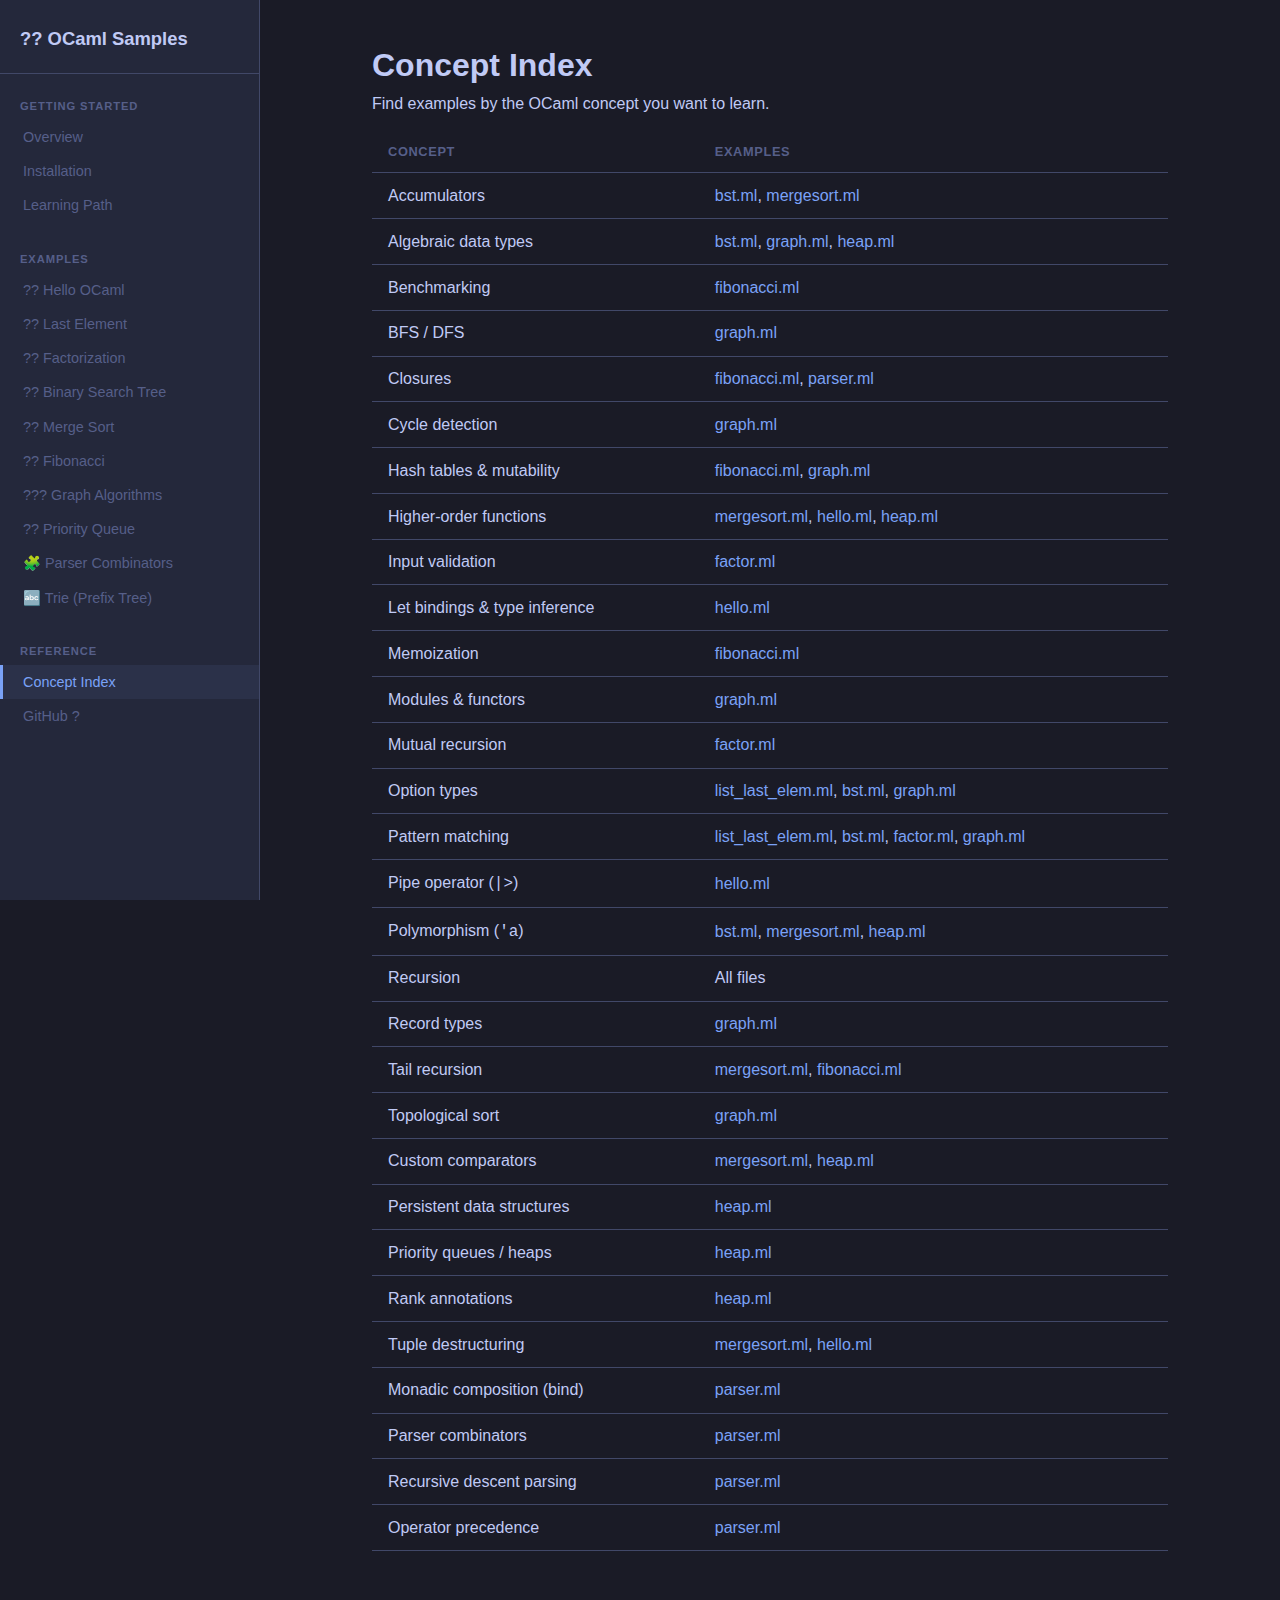
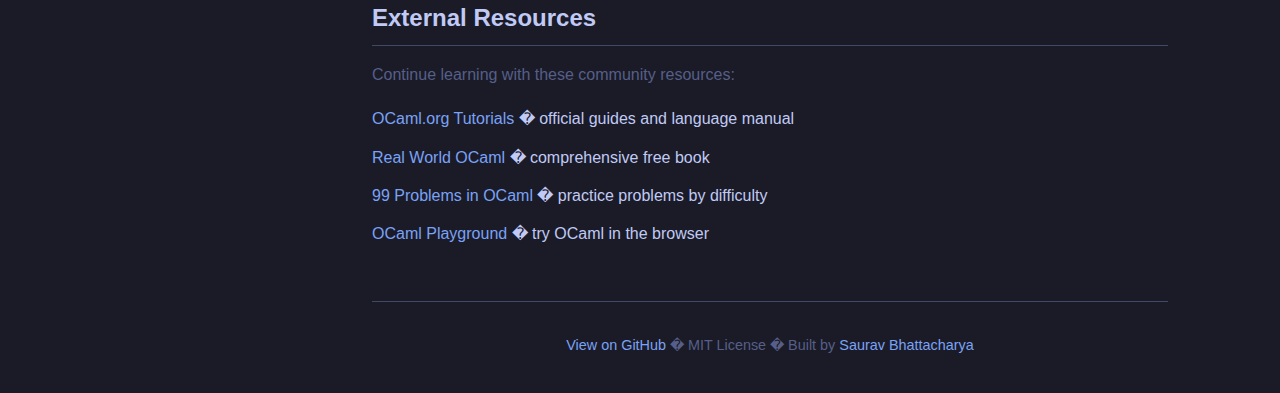
<file: docs/concepts.html>
<!DOCTYPE html>
<html lang="en">
<head>
    <meta charset="UTF-8">
    <meta name="viewport" content="width=device-width, initial-scale=1.0">
    <title>Concept Index � OCaml Sample Code</title>
    <link rel="stylesheet" href="style.css">
</head>
<body>
    <nav class="sidebar">
        <div class="sidebar-header"><a href="index.html" class="logo">?? OCaml Samples</a></div>
        <div class="nav-section">
            <div class="nav-title">Getting Started</div>
            <a href="index.html" class="nav-link">Overview</a>
            <a href="setup.html" class="nav-link">Installation</a>
            <a href="learning-path.html" class="nav-link">Learning Path</a>
        </div>
        <div class="nav-section">
            <div class="nav-title">Examples</div>
            <a href="hello.html" class="nav-link">?? Hello OCaml</a>
            <a href="list-last.html" class="nav-link">?? Last Element</a>
            <a href="factor.html" class="nav-link">?? Factorization</a>
            <a href="bst.html" class="nav-link">?? Binary Search Tree</a>
            <a href="mergesort.html" class="nav-link">?? Merge Sort</a>
            <a href="fibonacci.html" class="nav-link">?? Fibonacci</a>
            <a href="graph.html" class="nav-link">??? Graph Algorithms</a>
            <a href="heap.html" class="nav-link">?? Priority Queue</a>
            <a href="parser.html" class="nav-link">🧩 Parser Combinators</a>
            <a href="trie.html" class="nav-link">🔤 Trie (Prefix Tree)</a>
        </div>
        <div class="nav-section">
            <div class="nav-title">Reference</div>
            <a href="concepts.html" class="nav-link active">Concept Index</a>
            <a href="https://github.com/sauravbhattacharya001/Ocaml-sample-code" class="nav-link external">GitHub ?</a>
        </div>
    </nav>

    <main class="content">
        <div class="container">
            <h1>Concept Index</h1>
            <p>Find examples by the OCaml concept you want to learn.</p>

            <section>
                <table class="concept-table">
                    <thead>
                        <tr>
                            <th>Concept</th>
                            <th>Examples</th>
                        </tr>
                    </thead>
                    <tbody>
                        <tr>
                            <td>Accumulators</td>
                            <td><a href="bst.html">bst.ml</a>, <a href="mergesort.html">mergesort.ml</a></td>
                        </tr>
                        <tr>
                            <td>Algebraic data types</td>
                            <td><a href="bst.html">bst.ml</a>, <a href="graph.html">graph.ml</a>, <a href="heap.html">heap.ml</a></td>
                        </tr>
                        <tr>
                            <td>Benchmarking</td>
                            <td><a href="fibonacci.html">fibonacci.ml</a></td>
                        </tr>
                        <tr>
                            <td>BFS / DFS</td>
                            <td><a href="graph.html">graph.ml</a></td>
                        </tr>
                        <tr>
                            <td>Closures</td>
                            <td><a href="fibonacci.html">fibonacci.ml</a>, <a href="parser.html">parser.ml</a></td>
                        </tr>
                        <tr>
                            <td>Cycle detection</td>
                            <td><a href="graph.html">graph.ml</a></td>
                        </tr>
                        <tr>
                            <td>Hash tables &amp; mutability</td>
                            <td><a href="fibonacci.html">fibonacci.ml</a>, <a href="graph.html">graph.ml</a></td>
                        </tr>
                        <tr>
                            <td>Higher-order functions</td>
                            <td><a href="mergesort.html">mergesort.ml</a>, <a href="hello.html">hello.ml</a>, <a href="heap.html">heap.ml</a></td>
                        </tr>
                        <tr>
                            <td>Input validation</td>
                            <td><a href="factor.html">factor.ml</a></td>
                        </tr>
                        <tr>
                            <td>Let bindings &amp; type inference</td>
                            <td><a href="hello.html">hello.ml</a></td>
                        </tr>
                        <tr>
                            <td>Memoization</td>
                            <td><a href="fibonacci.html">fibonacci.ml</a></td>
                        </tr>
                        <tr>
                            <td>Modules &amp; functors</td>
                            <td><a href="graph.html">graph.ml</a></td>
                        </tr>
                        <tr>
                            <td>Mutual recursion</td>
                            <td><a href="factor.html">factor.ml</a></td>
                        </tr>
                        <tr>
                            <td>Option types</td>
                            <td><a href="list-last.html">list_last_elem.ml</a>, <a href="bst.html">bst.ml</a>, <a href="graph.html">graph.ml</a></td>
                        </tr>
                        <tr>
                            <td>Pattern matching</td>
                            <td><a href="list-last.html">list_last_elem.ml</a>, <a href="bst.html">bst.ml</a>, <a href="factor.html">factor.ml</a>, <a href="graph.html">graph.ml</a></td>
                        </tr>
                        <tr>
                            <td>Pipe operator (<code>|></code>)</td>
                            <td><a href="hello.html">hello.ml</a></td>
                        </tr>
                        <tr>
                            <td>Polymorphism (<code>'a</code>)</td>
                            <td><a href="bst.html">bst.ml</a>, <a href="mergesort.html">mergesort.ml</a>, <a href="heap.html">heap.ml</a></td>
                        </tr>
                        <tr>
                            <td>Recursion</td>
                            <td>All files</td>
                        </tr>
                        <tr>
                            <td>Record types</td>
                            <td><a href="graph.html">graph.ml</a></td>
                        </tr>
                        <tr>
                            <td>Tail recursion</td>
                            <td><a href="mergesort.html">mergesort.ml</a>, <a href="fibonacci.html">fibonacci.ml</a></td>
                        </tr>
                        <tr>
                            <td>Topological sort</td>
                            <td><a href="graph.html">graph.ml</a></td>
                        </tr>
                        <tr>
                            <td>Custom comparators</td>
                            <td><a href="mergesort.html">mergesort.ml</a>, <a href="heap.html">heap.ml</a></td>
                        </tr>
                        <tr>
                            <td>Persistent data structures</td>
                            <td><a href="heap.html">heap.ml</a></td>
                        </tr>
                        <tr>
                            <td>Priority queues / heaps</td>
                            <td><a href="heap.html">heap.ml</a></td>
                        </tr>
                        <tr>
                            <td>Rank annotations</td>
                            <td><a href="heap.html">heap.ml</a></td>
                        </tr>
                        <tr>
                            <td>Tuple destructuring</td>
                            <td><a href="mergesort.html">mergesort.ml</a>, <a href="hello.html">hello.ml</a></td>
                        </tr>
                        <tr>
                            <td>Monadic composition (bind)</td>
                            <td><a href="parser.html">parser.ml</a></td>
                        </tr>
                        <tr>
                            <td>Parser combinators</td>
                            <td><a href="parser.html">parser.ml</a></td>
                        </tr>
                        <tr>
                            <td>Recursive descent parsing</td>
                            <td><a href="parser.html">parser.ml</a></td>
                        </tr>
                        <tr>
                            <td>Operator precedence</td>
                            <td><a href="parser.html">parser.ml</a></td>
                        </tr>
                    </tbody>
                </table>
            </section>

            <section>
                <h2>External Resources</h2>
                <p>Continue learning with these community resources:</p>
                <ul style="list-style: none; padding: 0;">
                    <li style="padding: 0.4rem 0;"><a href="https://ocaml.org/docs">OCaml.org Tutorials</a> � official guides and language manual</li>
                    <li style="padding: 0.4rem 0;"><a href="https://dev.realworldocaml.org/">Real World OCaml</a> � comprehensive free book</li>
                    <li style="padding: 0.4rem 0;"><a href="https://ocaml.org/exercises">99 Problems in OCaml</a> � practice problems by difficulty</li>
                    <li style="padding: 0.4rem 0;"><a href="https://ocaml.org/play">OCaml Playground</a> � try OCaml in the browser</li>
                </ul>
            </section>

            <footer>
                <p>
                    <a href="https://github.com/sauravbhattacharya001/Ocaml-sample-code">View on GitHub</a>
                    � MIT License �
                    Built by <a href="https://github.com/sauravbhattacharya001">Saurav Bhattacharya</a>
                </p>
            </footer>
        </div>
    </main>
</body>
</html>
</file>
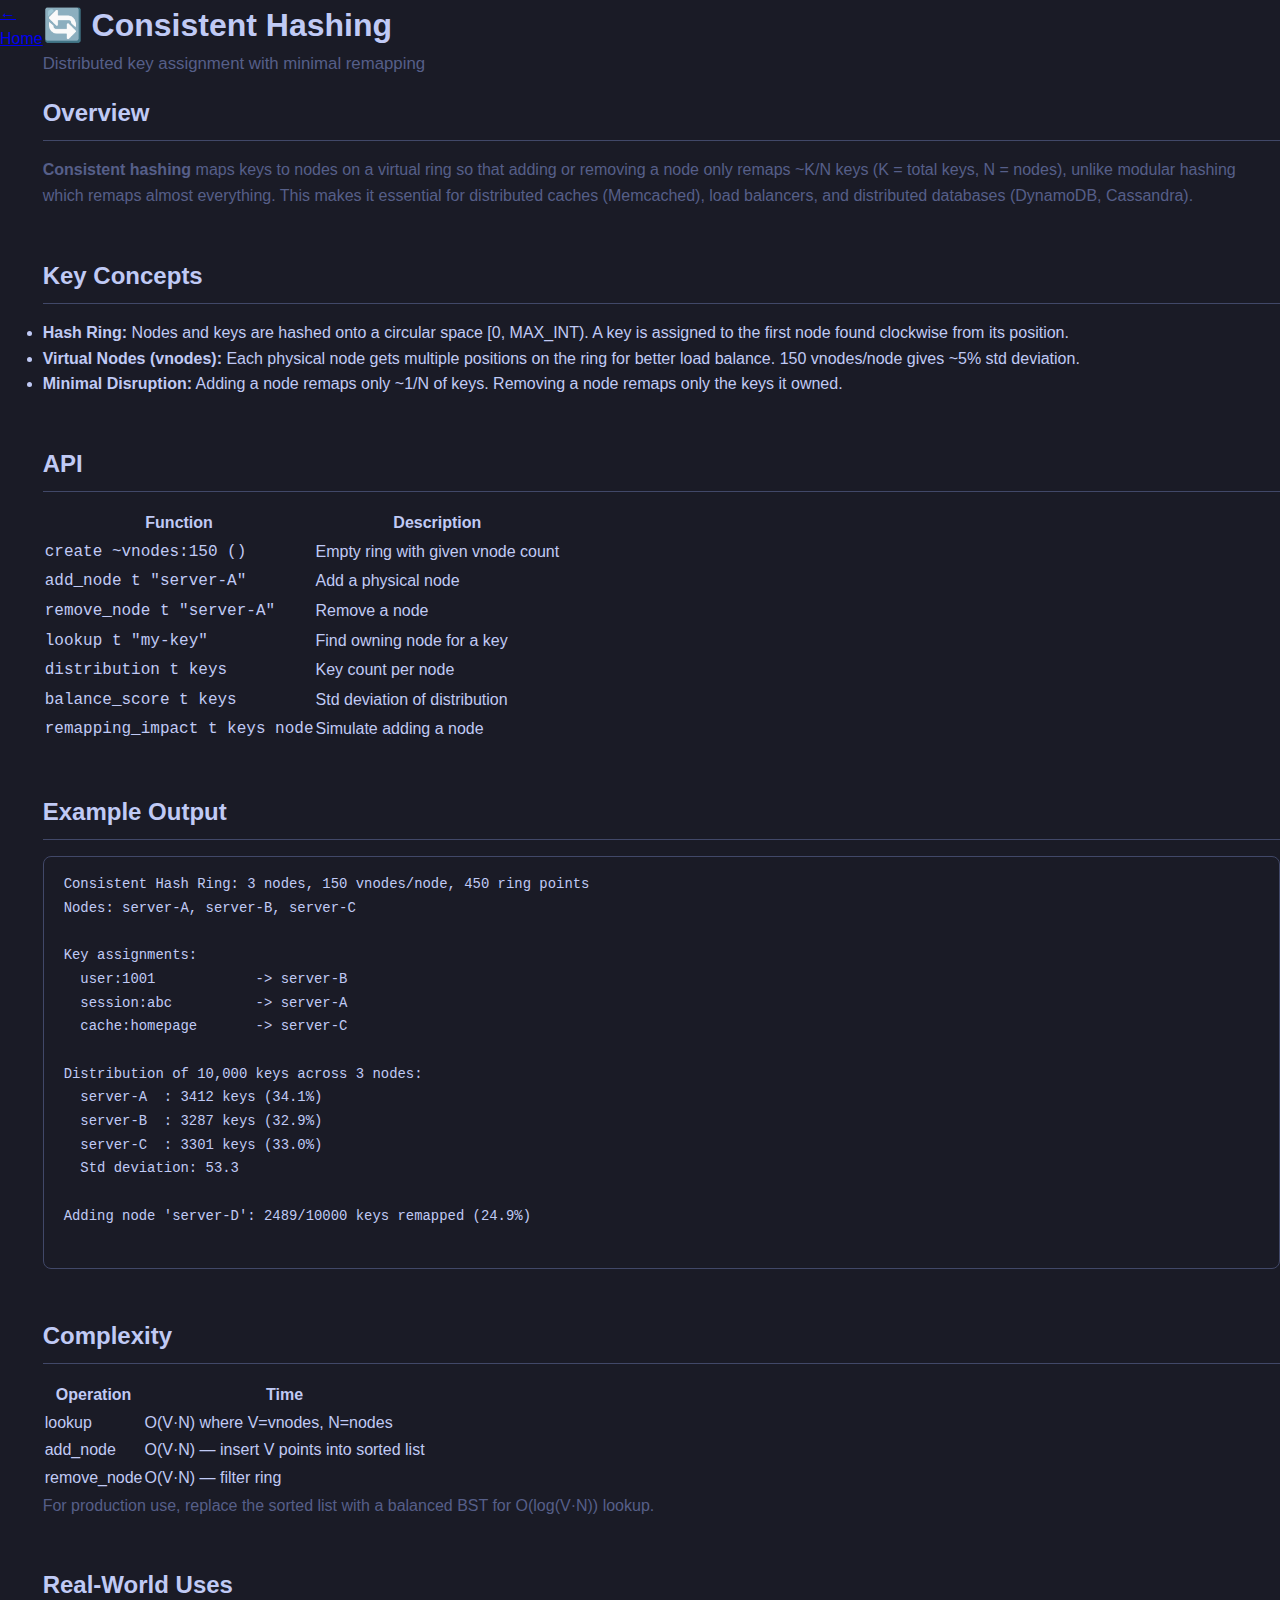
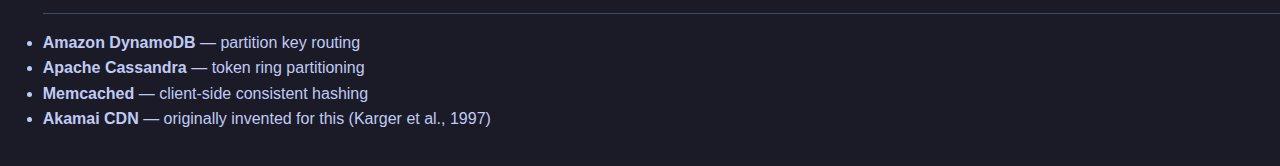
<file: docs/consistent-hashing.html>
<!DOCTYPE html>
<html lang="en">
<head>
  <meta charset="UTF-8">
  <meta name="viewport" content="width=device-width, initial-scale=1.0">
  <title>Consistent Hashing — OCaml Sample Code</title>
  <link rel="stylesheet" href="style.css">
</head>
<body>
  <nav><a href="index.html">← Home</a></nav>
  <main>
    <h1>🔄 Consistent Hashing</h1>
    <p class="subtitle">Distributed key assignment with minimal remapping</p>

    <section>
      <h2>Overview</h2>
      <p><strong>Consistent hashing</strong> maps keys to nodes on a virtual ring so that
      adding or removing a node only remaps ~K/N keys (K = total keys, N = nodes), unlike
      modular hashing which remaps almost everything. This makes it essential for distributed
      caches (Memcached), load balancers, and distributed databases (DynamoDB, Cassandra).</p>
    </section>

    <section>
      <h2>Key Concepts</h2>
      <ul>
        <li><strong>Hash Ring:</strong> Nodes and keys are hashed onto a circular space [0, MAX_INT). A key is assigned to the first node found clockwise from its position.</li>
        <li><strong>Virtual Nodes (vnodes):</strong> Each physical node gets multiple positions on the ring for better load balance. 150 vnodes/node gives ~5% std deviation.</li>
        <li><strong>Minimal Disruption:</strong> Adding a node remaps only ~1/N of keys. Removing a node remaps only the keys it owned.</li>
      </ul>
    </section>

    <section>
      <h2>API</h2>
      <table>
        <tr><th>Function</th><th>Description</th></tr>
        <tr><td><code>create ~vnodes:150 ()</code></td><td>Empty ring with given vnode count</td></tr>
        <tr><td><code>add_node t "server-A"</code></td><td>Add a physical node</td></tr>
        <tr><td><code>remove_node t "server-A"</code></td><td>Remove a node</td></tr>
        <tr><td><code>lookup t "my-key"</code></td><td>Find owning node for a key</td></tr>
        <tr><td><code>distribution t keys</code></td><td>Key count per node</td></tr>
        <tr><td><code>balance_score t keys</code></td><td>Std deviation of distribution</td></tr>
        <tr><td><code>remapping_impact t keys node</code></td><td>Simulate adding a node</td></tr>
      </table>
    </section>

    <section>
      <h2>Example Output</h2>
      <pre>
Consistent Hash Ring: 3 nodes, 150 vnodes/node, 450 ring points
Nodes: server-A, server-B, server-C

Key assignments:
  user:1001            -> server-B
  session:abc          -> server-A
  cache:homepage       -> server-C

Distribution of 10,000 keys across 3 nodes:
  server-A  : 3412 keys (34.1%)
  server-B  : 3287 keys (32.9%)
  server-C  : 3301 keys (33.0%)
  Std deviation: 53.3

Adding node 'server-D': 2489/10000 keys remapped (24.9%)
      </pre>
    </section>

    <section>
      <h2>Complexity</h2>
      <table>
        <tr><th>Operation</th><th>Time</th></tr>
        <tr><td>lookup</td><td>O(V·N) where V=vnodes, N=nodes</td></tr>
        <tr><td>add_node</td><td>O(V·N) — insert V points into sorted list</td></tr>
        <tr><td>remove_node</td><td>O(V·N) — filter ring</td></tr>
      </table>
      <p>For production use, replace the sorted list with a balanced BST for O(log(V·N)) lookup.</p>
    </section>

    <section>
      <h2>Real-World Uses</h2>
      <ul>
        <li><strong>Amazon DynamoDB</strong> — partition key routing</li>
        <li><strong>Apache Cassandra</strong> — token ring partitioning</li>
        <li><strong>Memcached</strong> — client-side consistent hashing</li>
        <li><strong>Akamai CDN</strong> — originally invented for this (Karger et al., 1997)</li>
      </ul>
    </section>
  </main>
</body>
</html>
</file>
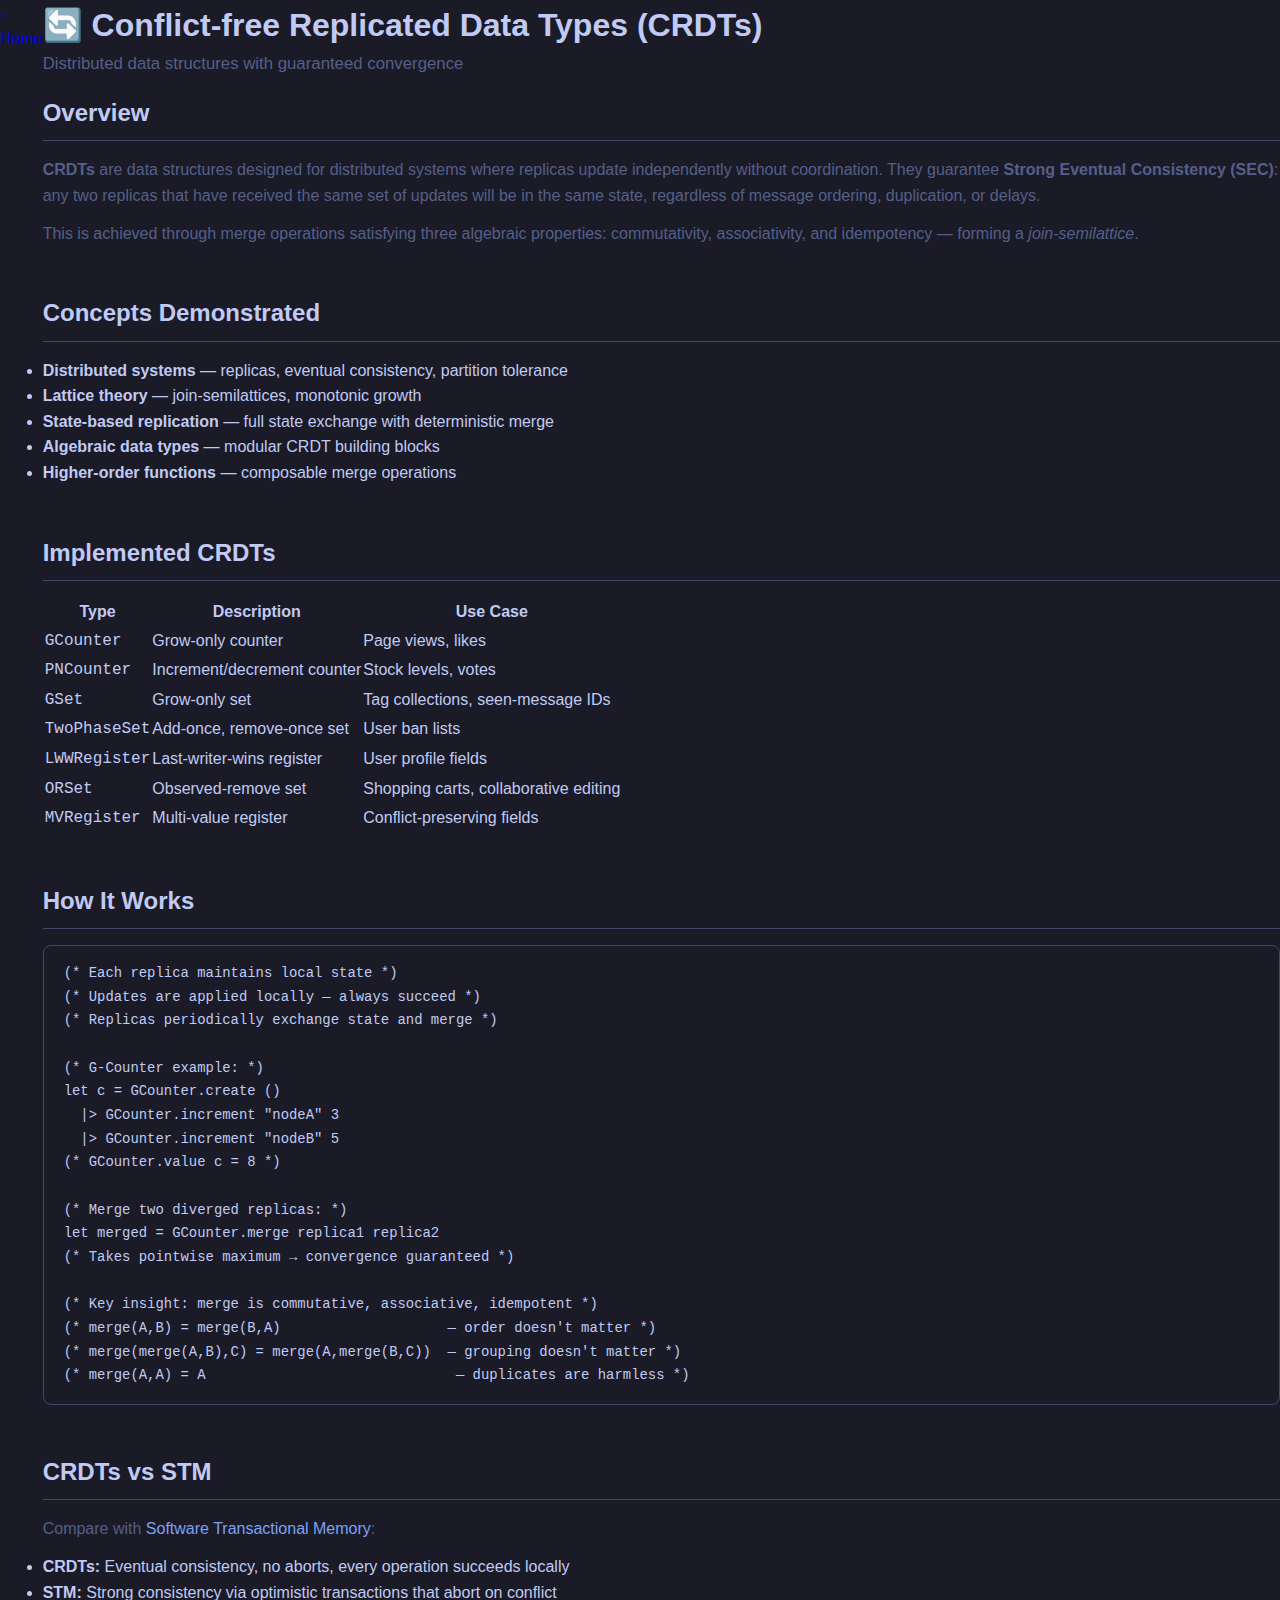
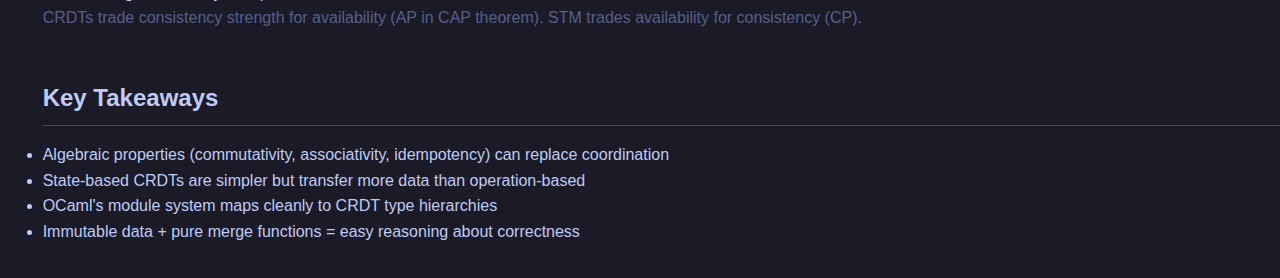
<file: docs/crdt.html>
<!DOCTYPE html>
<html lang="en">
<head>
  <meta charset="UTF-8">
  <meta name="viewport" content="width=device-width, initial-scale=1.0">
  <title>CRDTs — OCaml Sample Code</title>
  <link rel="stylesheet" href="style.css">
</head>
<body>
  <nav><a href="index.html">← Home</a></nav>
  <main>
    <h1>🔄 Conflict-free Replicated Data Types (CRDTs)</h1>
    <p class="subtitle">Distributed data structures with guaranteed convergence</p>

    <section>
      <h2>Overview</h2>
      <p><strong>CRDTs</strong> are data structures designed for distributed systems where
      replicas update independently without coordination. They guarantee
      <strong>Strong Eventual Consistency (SEC)</strong>: any two replicas that have
      received the same set of updates will be in the same state, regardless of
      message ordering, duplication, or delays.</p>
      <p>This is achieved through merge operations satisfying three algebraic
      properties: commutativity, associativity, and idempotency — forming a
      <em>join-semilattice</em>.</p>
    </section>

    <section>
      <h2>Concepts Demonstrated</h2>
      <ul>
        <li><strong>Distributed systems</strong> — replicas, eventual consistency, partition tolerance</li>
        <li><strong>Lattice theory</strong> — join-semilattices, monotonic growth</li>
        <li><strong>State-based replication</strong> — full state exchange with deterministic merge</li>
        <li><strong>Algebraic data types</strong> — modular CRDT building blocks</li>
        <li><strong>Higher-order functions</strong> — composable merge operations</li>
      </ul>
    </section>

    <section>
      <h2>Implemented CRDTs</h2>
      <table>
        <tr><th>Type</th><th>Description</th><th>Use Case</th></tr>
        <tr><td><code>GCounter</code></td><td>Grow-only counter</td><td>Page views, likes</td></tr>
        <tr><td><code>PNCounter</code></td><td>Increment/decrement counter</td><td>Stock levels, votes</td></tr>
        <tr><td><code>GSet</code></td><td>Grow-only set</td><td>Tag collections, seen-message IDs</td></tr>
        <tr><td><code>TwoPhaseSet</code></td><td>Add-once, remove-once set</td><td>User ban lists</td></tr>
        <tr><td><code>LWWRegister</code></td><td>Last-writer-wins register</td><td>User profile fields</td></tr>
        <tr><td><code>ORSet</code></td><td>Observed-remove set</td><td>Shopping carts, collaborative editing</td></tr>
        <tr><td><code>MVRegister</code></td><td>Multi-value register</td><td>Conflict-preserving fields</td></tr>
      </table>
    </section>

    <section>
      <h2>How It Works</h2>
      <pre><code>(* Each replica maintains local state *)
(* Updates are applied locally — always succeed *)
(* Replicas periodically exchange state and merge *)

(* G-Counter example: *)
let c = GCounter.create ()
  |> GCounter.increment "nodeA" 3
  |> GCounter.increment "nodeB" 5
(* GCounter.value c = 8 *)

(* Merge two diverged replicas: *)
let merged = GCounter.merge replica1 replica2
(* Takes pointwise maximum → convergence guaranteed *)

(* Key insight: merge is commutative, associative, idempotent *)
(* merge(A,B) = merge(B,A)                    — order doesn't matter *)
(* merge(merge(A,B),C) = merge(A,merge(B,C))  — grouping doesn't matter *)
(* merge(A,A) = A                              — duplicates are harmless *)</code></pre>
    </section>

    <section>
      <h2>CRDTs vs STM</h2>
      <p>Compare with <a href="stm.html">Software Transactional Memory</a>:</p>
      <ul>
        <li><strong>CRDTs:</strong> Eventual consistency, no aborts, every operation succeeds locally</li>
        <li><strong>STM:</strong> Strong consistency via optimistic transactions that abort on conflict</li>
      </ul>
      <p>CRDTs trade consistency strength for availability (AP in CAP theorem).
      STM trades availability for consistency (CP).</p>
    </section>

    <section>
      <h2>Key Takeaways</h2>
      <ul>
        <li>Algebraic properties (commutativity, associativity, idempotency) can replace coordination</li>
        <li>State-based CRDTs are simpler but transfer more data than operation-based</li>
        <li>OCaml's module system maps cleanly to CRDT type hierarchies</li>
        <li>Immutable data + pure merge functions = easy reasoning about correctness</li>
      </ul>
    </section>
  </main>
</body>
</html>
</file>
<file: docs/style.css>
:root {
    --bg: #1a1b26;
    --surface: #24283b;
    --surface-hover: #2a2f45;
    --border: #414868;
    --text: #c0caf5;
    --text-dim: #565f89;
    --accent: #f7768e;
    --accent2: #7aa2f7;
    --accent3: #9ece6a;
    --accent4: #e0af68;
    --code-bg: #1a1b26;
    --sidebar-width: 260px;
}

* { margin: 0; padding: 0; box-sizing: border-box; }

body {
    font-family: -apple-system, BlinkMacSystemFont, 'Segoe UI', Roboto, sans-serif;
    background: var(--bg);
    color: var(--text);
    line-height: 1.6;
    display: flex;
    min-height: 100vh;
}

/* ---- Sidebar ---- */
.sidebar {
    width: var(--sidebar-width);
    background: var(--surface);
    border-right: 1px solid var(--border);
    position: fixed;
    top: 0;
    left: 0;
    height: 100vh;
    overflow-y: auto;
    padding: 1.5rem 0;
    z-index: 100;
}

.sidebar-header {
    padding: 0 1.25rem 1.25rem;
    border-bottom: 1px solid var(--border);
    margin-bottom: 1rem;
}

.logo {
    font-size: 1.15rem;
    font-weight: 700;
    color: var(--text);
    text-decoration: none;
}

.nav-section {
    margin-bottom: 1.25rem;
}

.nav-title {
    font-size: 0.7rem;
    text-transform: uppercase;
    letter-spacing: 0.08em;
    color: var(--text-dim);
    padding: 0.5rem 1.25rem 0.25rem;
    font-weight: 600;
}

.nav-link {
    display: block;
    padding: 0.35rem 1.25rem;
    color: var(--text-dim);
    text-decoration: none;
    font-size: 0.9rem;
    border-left: 3px solid transparent;
    transition: all 0.15s;
}

.nav-link:hover {
    color: var(--text);
    background: var(--surface-hover);
}

.nav-link.active {
    color: var(--accent2);
    border-left-color: var(--accent2);
    background: rgba(122, 162, 247, 0.08);
}

.nav-link.external::after {
    content: '';
}

/* ---- Main Content ---- */
.content {
    margin-left: var(--sidebar-width);
    flex: 1;
    min-width: 0;
}

.container {
    max-width: 860px;
    margin: 0 auto;
    padding: 2.5rem 2rem;
}

header {
    margin-bottom: 3rem;
}

header h1 {
    font-size: 2.2rem;
    margin-bottom: 0.5rem;
    background: linear-gradient(135deg, var(--accent), var(--accent2));
    -webkit-background-clip: text;
    -webkit-text-fill-color: transparent;
    background-clip: text;
}

.subtitle {
    color: var(--text-dim);
    font-size: 1.05rem;
    margin-bottom: 1rem;
}

.badge-row {
    display: flex;
    gap: 8px;
    flex-wrap: wrap;
}

.badge-row img { height: 20px; }

/* ---- Card Grid ---- */
.overview-grid {
    display: grid;
    grid-template-columns: repeat(auto-fill, minmax(250px, 1fr));
    gap: 1.25rem;
    margin-bottom: 3rem;
}

.card {
    background: var(--surface);
    border: 1px solid var(--border);
    border-radius: 10px;
    padding: 1.5rem;
    text-decoration: none;
    color: var(--text);
    transition: border-color 0.2s, transform 0.15s;
}

.card:hover {
    border-color: var(--accent2);
    transform: translateY(-2px);
}

.card-icon {
    font-size: 1.5rem;
    display: block;
    margin-bottom: 0.5rem;
}

.card h3 {
    font-size: 1.05rem;
    margin-bottom: 0.35rem;
}

.card p {
    color: var(--text-dim);
    font-size: 0.85rem;
    line-height: 1.5;
}

.card-file {
    display: inline-block;
    margin-top: 0.75rem;
    font-size: 0.75rem;
    color: var(--accent2);
    font-family: 'JetBrains Mono', 'Fira Code', monospace;
}

/* ---- Code Blocks ---- */
pre {
    background: var(--code-bg);
    border: 1px solid var(--border);
    border-radius: 8px;
    padding: 1rem 1.25rem;
    overflow-x: auto;
    font-family: 'JetBrains Mono', 'Fira Code', 'Cascadia Code', monospace;
    font-size: 0.87rem;
    line-height: 1.7;
    margin: 1rem 0;
}

code {
    font-family: 'JetBrains Mono', 'Fira Code', 'Cascadia Code', monospace;
}

.kw { color: var(--accent); }
.fn { color: var(--accent2); }
.str { color: var(--accent3); }
.cmt { color: var(--text-dim); font-style: italic; }
.num { color: var(--accent4); }
.op { color: var(--text-dim); }
.type { color: var(--accent4); }

/* ---- Sections ---- */
section {
    margin-bottom: 3rem;
}

section h2 {
    font-size: 1.5rem;
    margin-bottom: 1rem;
    padding-bottom: 0.5rem;
    border-bottom: 1px solid var(--border);
}

section h3 {
    font-size: 1.15rem;
    margin: 1.5rem 0 0.75rem;
    color: var(--accent2);
}

section p {
    margin-bottom: 0.75rem;
    color: var(--text-dim);
}

section a {
    color: var(--accent2);
    text-decoration: none;
}

section a:hover {
    text-decoration: underline;
}

/* ---- Example Page ---- */
.example-header {
    display: flex;
    align-items: center;
    gap: 0.75rem;
    margin-bottom: 1.5rem;
}

.example-header .icon {
    font-size: 2rem;
}

.example-header h1 {
    font-size: 1.8rem;
}

.example-meta {
    display: flex;
    gap: 0.5rem;
    flex-wrap: wrap;
    margin-bottom: 1.5rem;
}

.concept-badge {
    font-size: 0.75rem;
    padding: 2px 10px;
    border-radius: 999px;
    border: 1px solid var(--border);
    color: var(--accent2);
}

.output-block {
    margin-top: 0.75rem;
}

.output-label {
    font-size: 0.8rem;
    color: var(--text-dim);
    margin-bottom: 0.25rem;
}

.output-block pre {
    border-color: var(--accent3);
    color: var(--accent3);
    font-size: 0.82rem;
}

.nav-arrows {
    display: flex;
    justify-content: space-between;
    margin-top: 3rem;
    padding-top: 1.5rem;
    border-top: 1px solid var(--border);
}

.nav-arrow {
    color: var(--accent2);
    text-decoration: none;
    font-size: 0.9rem;
}

.nav-arrow:hover { text-decoration: underline; }

/* ---- Quick Start ---- */
.quickstart pre {
    margin-bottom: 1rem;
}

/* ---- Learning Path ---- */
.stage {
    background: var(--surface);
    border: 1px solid var(--border);
    border-radius: 10px;
    padding: 1.5rem;
    margin-bottom: 1.5rem;
}

.stage-number {
    font-size: 0.75rem;
    text-transform: uppercase;
    letter-spacing: 0.1em;
    color: var(--accent);
    margin-bottom: 0.25rem;
}

.stage h3 {
    margin-top: 0;
    color: var(--text);
}

.stage h3 a {
    color: var(--accent2);
}

/* ---- Concept Index Table ---- */
.concept-table {
    width: 100%;
    border-collapse: collapse;
    margin-top: 1rem;
}

.concept-table th,
.concept-table td {
    text-align: left;
    padding: 0.6rem 1rem;
    border-bottom: 1px solid var(--border);
}

.concept-table th {
    color: var(--text-dim);
    font-size: 0.8rem;
    text-transform: uppercase;
    letter-spacing: 0.05em;
}

.concept-table td a {
    color: var(--accent2);
    text-decoration: none;
}

.concept-table td a:hover {
    text-decoration: underline;
}

/* ---- Steps list ---- */
ol.steps {
    list-style: none;
    counter-reset: step;
    padding-left: 0;
}

ol.steps li {
    counter-increment: step;
    padding: 0.5rem 0 0.5rem 2.5rem;
    position: relative;
    color: var(--text-dim);
}

ol.steps li::before {
    content: counter(step);
    position: absolute;
    left: 0;
    width: 1.75rem;
    height: 1.75rem;
    background: var(--surface);
    border: 1px solid var(--border);
    border-radius: 50%;
    display: flex;
    align-items: center;
    justify-content: center;
    font-size: 0.8rem;
    font-weight: 600;
    color: var(--accent2);
}

/* ---- Footer ---- */
footer {
    text-align: center;
    padding-top: 2rem;
    margin-top: 3rem;
    border-top: 1px solid var(--border);
    color: var(--text-dim);
    font-size: 0.9rem;
}

footer a {
    color: var(--accent2);
    text-decoration: none;
}

footer a:hover { text-decoration: underline; }

/* ---- Responsive ---- */
@media (max-width: 768px) {
    .sidebar {
        display: none;
    }
    .content {
        margin-left: 0;
    }
    .container {
        padding: 1.5rem 1rem;
    }
    header h1 {
        font-size: 1.6rem;
    }
    .overview-grid {
        grid-template-columns: 1fr;
    }
}
</file>
